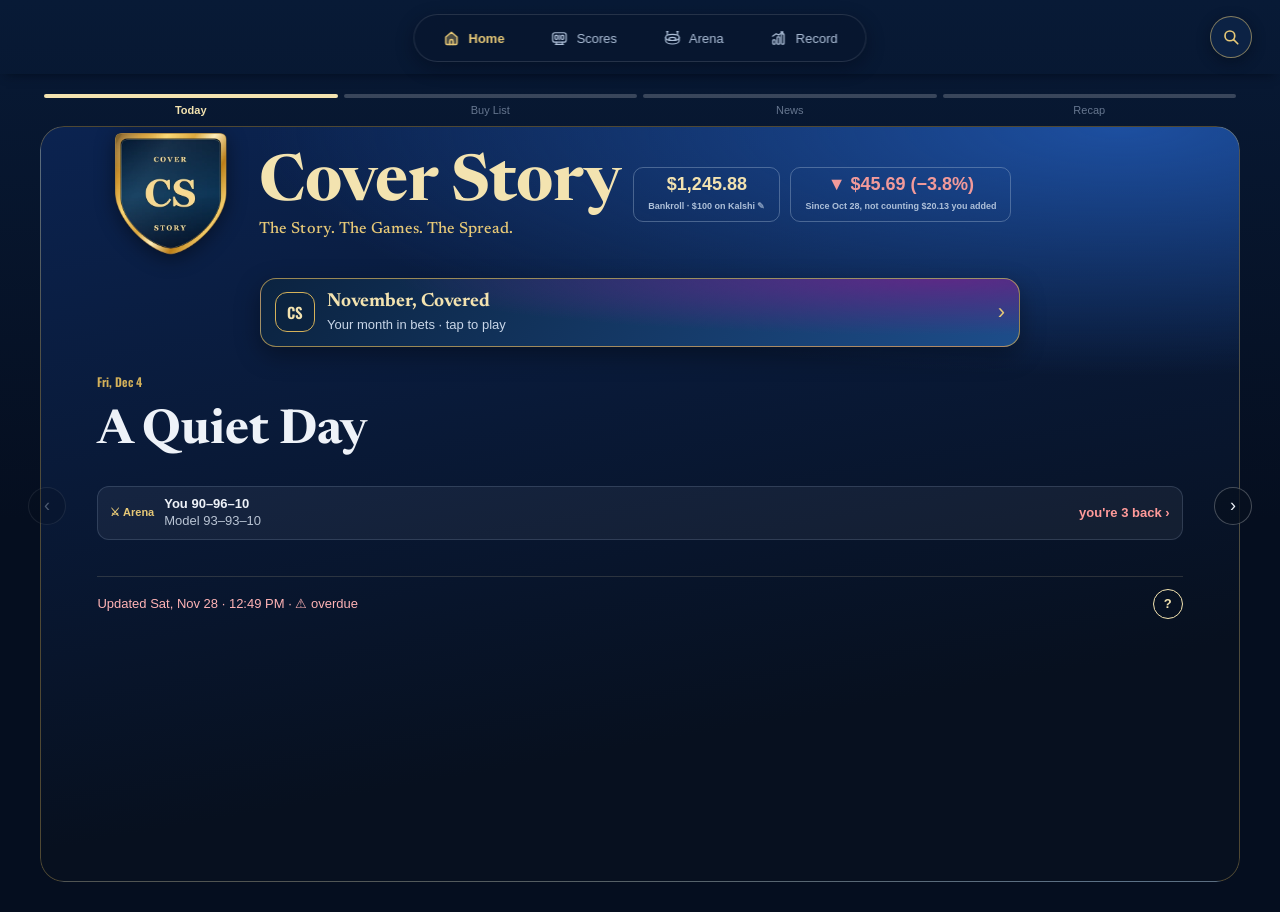
<file: index.html>
<!doctype html>
<html lang="en">
<head>
<meta charset="utf-8">
<meta name="viewport" content="width=device-width,initial-scale=1,viewport-fit=cover">
<title>Cover Story</title>
<meta name="description" content="Cover Story: sports news, scores and picks in one place. For entertainment only.">
<meta name="robots" content="noindex">
<meta name="theme-color" content="#050E1F">
<meta property="og:type" content="website">
<meta property="og:site_name" content="Cover Story">
<meta property="og:title" content="Cover Story">
<meta property="og:description" content="The Story. The Games. The Spread.">
<meta property="og:url" content="https://smubizman.github.io/cover-story-site/">
<meta property="og:image" content="https://smubizman.github.io/cover-story-site/og.png">
<meta property="og:image:width" content="1200">
<meta property="og:image:height" content="630">
<meta property="og:image:alt" content="Cover Story crest with the tagline The Story. The Games. The Spread.">
<meta name="twitter:card" content="summary_large_image">
<meta name="twitter:image" content="https://smubizman.github.io/cover-story-site/og.png">
<meta name="mobile-web-app-capable" content="yes">
<meta name="apple-mobile-web-app-capable" content="yes">
<meta name="apple-mobile-web-app-status-bar-style" content="black-translucent">
<meta name="apple-mobile-web-app-title" content="Cover Story">
<link rel="apple-touch-icon" href="icon-180.png?v=2">
<link rel="icon" type="image/png" href="icon-180.png?v=2">
<link rel="manifest" href="manifest.webmanifest">
<link rel="stylesheet" href="https://fonts.googleapis.com/css2?family=Oswald:wght@500;600&family=Work+Sans:wght@400;500;600;700&family=Special+Elite&family=Newsreader:opsz,wght@6..72,500;6..72,700&display=swap">
<style>:root{color-scheme:light;box-sizing:border-box;padding-top:env(safe-area-inset-top,0px);padding-bottom:env(safe-area-inset-bottom,0px)}html{scroll-padding-top:env(safe-area-inset-top,0px);background:#050E1F}body{margin:0;padding:0;font:14px -apple-system,BlinkMacSystemFont,sans-serif;background:#050E1F;color:#EEF2F8}img{max-width:100%}[hidden]:not([hidden=until-found i]){display:none!important}.boot{padding:48px 20px;text-align:center;font:500 15px -apple-system,BlinkMacSystemFont,sans-serif;color:#AEC0D9}</style>
<link rel="stylesheet" href="app.css?v=3d601d5d">
</head>
<body>
<main id="app" class="app"><p class="boot">Loading Cover Story…</p></main>
<nav id="tabs" class="tabs" role="tablist" aria-label="Sections"></nav>
<script>
window.CS_PUBLIC=true;
(function(){
  var app=document.getElementById("app");
  function fail(){app.innerHTML='<p class="boot">Cover Story could not load. Check your connection and try again.</p>'}
  function idb(mode,fn){return new Promise(function(res,rej){var o=indexedDB.open("cs-site",1);o.onupgradeneeded=function(){o.result.createObjectStore("k")};o.onerror=function(){rej(o.error)};o.onsuccess=function(){try{var tx=o.result.transaction("k",mode),rq=fn(tx.objectStore("k"));tx.oncomplete=function(){res(rq&&rq.result)};tx.onerror=function(){rej(tx.error)}}catch(e){rej(e)}}})}
  function b64(s){var b=atob(s),u=new Uint8Array(b.length);for(var i=0;i<b.length;i++)u[i]=b.charCodeAt(i);return u}
  window.CS_OPEN=async function(d){
    if(!d||!d.locked||!window.crypto||!crypto.subtle)return d;
    try{var key=await idb("readonly",function(s){return s.get("priv")});if(!key)return d;
      var L=d.locked,raw=await crypto.subtle.decrypt({name:"RSA-OAEP"},key,b64(L.wk)),k=await crypto.subtle.importKey("raw",raw,"AES-GCM",false,["decrypt"]),pt=await crypto.subtle.decrypt({name:"AES-GCM",iv:b64(L.iv)},k,b64(L.ct)),full=JSON.parse(new TextDecoder().decode(pt));
      full.mode="full";full.unlocked=true;full.built=d.built;return full}catch(e){return d}};
  window.CS_LOCK=function(){idb("readwrite",function(s){return s.delete("priv")}).then(function(){location.reload()},function(){location.reload()})};
  window.CS_UNLOCK=function(){
    var o=document.createElement("div");o.style.cssText="position:fixed;inset:0;z-index:999;background:rgba(3,10,22,.82);display:flex;align-items:center;justify-content:center;padding:20px";
    o.innerHTML='<form style="width:100%;max-width:340px;background:#0F2B50;border:1px solid rgba(240,218,152,.6);border-radius:16px;padding:20px;font:15px -apple-system,BlinkMacSystemFont,sans-serif;color:#EEF2F8"><b style="display:block;font-size:17px;margin-bottom:6px">Owner sign-in</b><p style="margin:0 0 14px;color:#AEC0D9;font-size:13px;line-height:1.45">Enter your passcode to see your bets and bankroll on this device.</p><input type="text" name="username" autocomplete="username" value="Cover Story owner" readonly style="position:absolute;opacity:0;height:0;width:0;border:0;padding:0"><input type="password" name="password" autocomplete="current-password" placeholder="Passcode" required style="width:100%;box-sizing:border-box;font-size:16px;padding:12px;border-radius:10px;border:1px solid rgba(159,179,207,.5);background:#081A36;color:#EEF2F8"><p class="e" style="min-height:18px;margin:8px 0;color:#F59B9B;font-size:13px"></p><div style="display:flex;gap:10px"><button type="button" class="c" style="flex:1;padding:12px;border-radius:10px;border:1px solid rgba(159,179,207,.5);background:none;color:#EEF2F8;font-size:15px">Cancel</button><button type="submit" style="flex:1;padding:12px;border-radius:10px;border:0;background:#F0DA98;color:#0B2340;font-weight:700;font-size:15px">Unlock</button></div></form>';
    document.body.appendChild(o);var f=o.querySelector("form"),err=o.querySelector(".e");o.querySelector(".c").onclick=function(){o.remove()};o.querySelector("input[type=password]").focus();
    f.onsubmit=async function(ev){ev.preventDefault();err.textContent="Checking…";try{
      var K=await (await fetch("keys.json?t="+Date.now(),{cache:"no-store"})).json(),enc=new TextEncoder(),base=await crypto.subtle.importKey("raw",enc.encode(f.password.value),"PBKDF2",false,["deriveKey"]),aes=await crypto.subtle.deriveKey({name:"PBKDF2",salt:b64(K.salt),iterations:K.iter,hash:"SHA-256"},base,{name:"AES-GCM",length:256},false,["decrypt"]),p8;
      try{p8=await crypto.subtle.decrypt({name:"AES-GCM",iv:b64(K.iv)},aes,b64(K.priv))}catch(e){err.textContent="That passcode is not right.";return}
      var priv=await crypto.subtle.importKey("pkcs8",p8,{name:"RSA-OAEP",hash:"SHA-256"},false,["decrypt"]);await idb("readwrite",function(s){return s.put(priv,"priv")});location.reload()
    }catch(e){err.textContent="Could not sign in. Check your connection and try again."}}};
  window.CS_VER="3d601d5d";
  /* pick up a new version of the site even when this page itself came from a cache */
  fetch("version.json?t="+Date.now(),{cache:"no-store"}).then(function(r){return r.json()}).then(function(j){try{var t=String(sessionStorage.getItem("cs-ver-try")||"").split("|");if(j&&j.v&&j.v!==window.CS_VER&&!(t[0]===j.v&&Date.now()-(+t[1]||0)<30000)){sessionStorage.setItem("cs-ver-try",j.v+"|"+Date.now());location.replace(location.pathname+"?v="+j.v+"&r="+Date.now())}}catch(e){}}).catch(function(){});
  fetch("data.json?t="+Date.now(),{cache:"no-store"}).then(function(r){if(!r.ok)throw 0;return r.json()}).then(function(d){return window.CS_OPEN(d)}).then(function(d){
    window.CS_SNAP=d;var s=document.createElement("script");s.src="app.js?v=3d601d5d";s.onerror=fail;document.body.appendChild(s)
  }).catch(fail);
})();
</script>
</body>
</html>
</file>
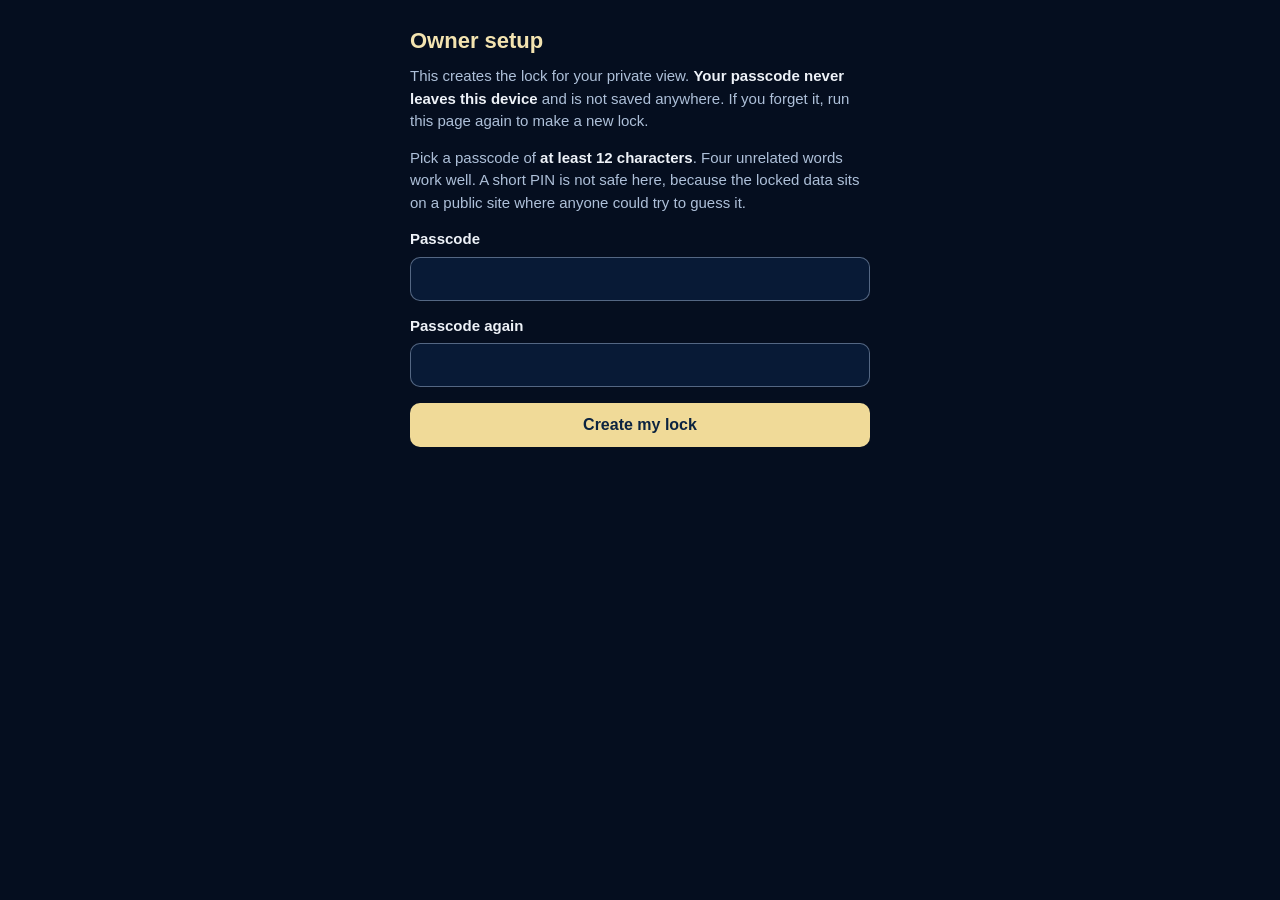
<file: setup.html>
<!doctype html>
<html lang="en"><head><meta charset="utf-8"><meta name="viewport" content="width=device-width,initial-scale=1"><meta name="robots" content="noindex">
<title>Cover Story owner setup</title>
<style>body{margin:0;background:#050E1F;color:#EEF2F8;font:15px/1.5 -apple-system,BlinkMacSystemFont,"Helvetica Neue",sans-serif;padding:24px 18px}main{max-width:460px;margin:0 auto}h1{font-size:22px;color:#F3E3B0;margin:0 0 8px}p{color:#AEC0D9;margin:0 0 14px}label{display:block;font-weight:600;margin:14px 0 6px}input,textarea{width:100%;box-sizing:border-box;font-size:16px;padding:12px;border-radius:10px;border:1px solid rgba(159,179,207,.5);background:#081A36;color:#EEF2F8}textarea{height:170px;font:12px/1.4 ui-monospace,Menlo,monospace}button{width:100%;margin-top:16px;padding:13px;border-radius:10px;border:0;background:#F0DA98;color:#0B2340;font-weight:700;font-size:16px}.e{color:#F59B9B;min-height:20px;margin-top:10px}#out{margin-top:22px}b{color:#EEF2F8}</style></head>
<body><main>
<h1>Owner setup</h1>
<p>This creates the lock for your private view. <b>Your passcode never leaves this device</b> and is not saved anywhere. If you forget it, run this page again to make a new lock.</p>
<p>Pick a passcode of <b>at least 12 characters</b>. Four unrelated words work well. A short PIN is not safe here, because the locked data sits on a public site where anyone could try to guess it.</p>
<form id="f"><input type="text" name="username" autocomplete="username" value="Cover Story owner" readonly style="position:absolute;opacity:0;height:0;width:0;border:0;padding:0">
<label for="p1">Passcode</label><input id="p1" type="password" autocomplete="new-password" minlength="12" required>
<label for="p2">Passcode again</label><input id="p2" type="password" autocomplete="new-password" minlength="12" required>
<button type="submit">Create my lock</button><p class="e" id="e"></p></form>
<div id="out" hidden><h1>Done. One more step</h1><p>Copy the text below and paste it to Claude in your chat. <b>It is safe to share:</b> it holds no passcode, and the private part can only be opened with your passcode.</p><textarea id="t" readonly></textarea><button type="button" id="c">Copy</button><p class="e" id="m" style="color:#7BD9A0"></p><p>This device is already signed in. On other devices, open the site and tap "Owner sign-in" at the bottom.</p></div>
</main>
<script>
function e64(buf){var u=new Uint8Array(buf),s="";for(var i=0;i<u.length;i++)s+=String.fromCharCode(u[i]);return btoa(s)}
function idb(fn){return new Promise(function(res,rej){var o=indexedDB.open("cs-site",1);o.onupgradeneeded=function(){o.result.createObjectStore("k")};o.onerror=function(){rej(o.error)};o.onsuccess=function(){var tx=o.result.transaction("k","readwrite");fn(tx.objectStore("k"));tx.oncomplete=function(){res()};tx.onerror=function(){rej(tx.error)}}})}
document.getElementById("f").onsubmit=async function(ev){ev.preventDefault();var E=document.getElementById("e"),a=document.getElementById("p1").value,b=document.getElementById("p2").value;
  if(a!==b){E.textContent="The two passcodes do not match.";return}if(a.length<12){E.textContent="Use at least 12 characters.";return}
  E.textContent="Working…";try{
    var kp=await crypto.subtle.generateKey({name:"RSA-OAEP",modulusLength:2048,publicExponent:new Uint8Array([1,0,1]),hash:"SHA-256"},true,["encrypt","decrypt"]);
    var spki=await crypto.subtle.exportKey("spki",kp.publicKey),p8=await crypto.subtle.exportKey("pkcs8",kp.privateKey);
    var salt=crypto.getRandomValues(new Uint8Array(16)),iv=crypto.getRandomValues(new Uint8Array(12)),iter=600000;
    var base=await crypto.subtle.importKey("raw",new TextEncoder().encode(a),"PBKDF2",false,["deriveKey"]);
    var aes=await crypto.subtle.deriveKey({name:"PBKDF2",salt:salt,iterations:iter,hash:"SHA-256"},base,{name:"AES-GCM",length:256},false,["encrypt"]);
    var priv=await crypto.subtle.encrypt({name:"AES-GCM",iv:iv},aes,p8);
    var out=JSON.stringify({v:1,pub:e64(spki),salt:e64(salt),iter:iter,iv:e64(iv),priv:e64(priv)});
    try{var nk=await crypto.subtle.importKey("pkcs8",p8,{name:"RSA-OAEP",hash:"SHA-256"},false,["decrypt"]);await idb(function(s){s.put(nk,"priv")})}catch(x){}
    document.getElementById("t").value=out;document.getElementById("f").hidden=true;document.getElementById("out").hidden=false;E.textContent="";
  }catch(x){E.textContent="Something went wrong creating the lock. Try again in Safari."}};
document.getElementById("c").onclick=function(){var t=document.getElementById("t"),m=document.getElementById("m");t.select();(navigator.clipboard?navigator.clipboard.writeText(t.value):Promise.reject()).then(function(){m.textContent="Copied."},function(){try{document.execCommand("copy");m.textContent="Copied."}catch(x){m.textContent="Press and hold the text to copy it."}})};
</script></body></html>
</file>
<file: app.css>
:root{--bg:#050E1F;--bg2:#081A36;--navy:#0B2340;--panel:#12325A;--panel2:#0A1F3D;--surf:rgba(255,255,255,.06);--line:rgba(159,179,207,.24);--fg:#EEF2F8;--mut:#9FB3CF;--soft:#C9D6E8;--gold:#D4B15A;--gold2:#E6C877;--goldl:#F0DA98;--cream:#F3E3B0;--goldgrad:linear-gradient(90deg,#C9A64E,#F0DA98 50%,#C9A64E);--win:#3E8E55;--loss:#B03A3A;--push:#5D6F8A;--up:#7FD79B;--dn:#F08A8A;--rad:#C98B5E;--radbg:linear-gradient(165deg,#3A2030,#1A1630);--disp:"Oswald","Arial Narrow",sans-serif;--body:"Work Sans",system-ui,-apple-system,sans-serif;color-scheme:dark}
*{box-sizing:border-box}
html{background:var(--bg)}
body{margin:0;background:linear-gradient(var(--bg2),var(--bg) 520px) fixed;color:var(--fg);font:14px/1.4 var(--body);-webkit-font-smoothing:antialiased;padding-block:14px calc(84px + env(safe-area-inset-bottom,0px));padding-left:max(16px,env(safe-area-inset-left,0px));padding-right:max(16px,env(safe-area-inset-right,0px))}
button{font:inherit;color:inherit;background:none;border:0;padding:0;cursor:pointer;-webkit-tap-highlight-color:transparent}
button:focus-visible,[tabindex]:focus-visible,select:focus-visible{outline:2px solid var(--goldl);outline-offset:2px}
.lbl{font:600 10px/1.2 var(--disp);letter-spacing:.14em;text-transform:uppercase;color:var(--mut)}
.app{max-width:1180px;margin:0 auto;border:1.5px solid rgba(212,177,90,.4);border-radius:22px;background:linear-gradient(180deg,#0F2B50,#0A1F3D 60%);overflow:hidden;position:relative}
.app>section{padding:10px 12px}
/* tab bar */
.tabs{position:fixed;left:0;right:0;bottom:0;z-index:50;display:flex;justify-content:space-around;gap:4px;background:linear-gradient(#12325A,#081B38);border-top:1px solid rgba(212,177,90,.55);box-shadow:0 -6px 18px rgba(2,8,20,.55);padding:6px max(10px,env(safe-area-inset-right,0px)) calc(6px + env(safe-area-inset-bottom,0px)) max(10px,env(safe-area-inset-left,0px))}
.tabs button{flex:1;display:flex;flex-direction:column;align-items:center;gap:3px;padding:8px 4px 7px;border-radius:14px;border:1.5px solid transparent;color:var(--mut);font:600 11px/1 var(--disp);letter-spacing:.14em;text-transform:uppercase}
.tabs button svg{width:22px;height:22px;fill:none;stroke:currentColor;stroke-width:1.6;stroke-linecap:round;stroke-linejoin:round}
.tabs button[aria-selected=true]{color:var(--gold2);border-color:var(--gold)}
/* header */
.hdr{display:flex;align-items:center;gap:12px;padding:8px 12px 8px 98px!important;position:relative;min-height:74px}
.hdr .crest{position:absolute;left:14px;top:-8px;width:74px;height:auto;filter:drop-shadow(0 4px 10px rgba(0,0,0,.45))}
.hdr .tx{flex:1;min-width:0}
.hdr .wm{font:600 clamp(16px,5vw,20px)/1.1 var(--disp);letter-spacing:.09em;color:var(--cream);white-space:nowrap}
.hdr .tg{font:500 9px/1.3 var(--disp);letter-spacing:.42em;text-transform:uppercase;color:var(--gold);white-space:nowrap;margin-top:3px}
.hdr .chips{display:none}
.q{flex:none;width:26px;height:26px;border-radius:50%;border:1.5px solid var(--gold);color:var(--cream);font:600 13px/1 var(--disp)}
.app.padtop{margin-top:14px;overflow:visible}
/* board */
.board{display:flex;gap:8px;align-items:stretch;border-top:1px solid var(--line)}
.tile{flex:1 1 0;min-width:0;background:var(--surf);border-radius:10px;padding:6px 9px;display:flex;flex-direction:column;gap:4px;text-align:left}
.tile.gd{box-shadow:inset 3px 0 0 var(--gold)}
.tile .lf{display:flex;flex-wrap:wrap;align-items:center;column-gap:6px;cursor:pointer}
.tile .lf .lbl{flex:0 0 100%;font-size:8.5px;white-space:nowrap}
.tile.gd .lf .lbl{color:var(--gold2)}
.tile .rec{font:600 22px/1.1 var(--disp);color:#fff}
.tile.gd .rec{color:var(--cream)}
.tile .sub{flex:1;min-width:0;font-size:9.5px;line-height:1.15;color:var(--mut)}
.tile .sub.pc{display:none}
.tile .lr{border-top:1px solid var(--line);padding-top:4px;cursor:pointer}
.tile .lr .lbl{display:none}
.rr{display:none;align-items:center;gap:5px;margin:0;padding:1px 0;min-width:0}
.rr.on{display:flex}
.rr i{flex:none;width:15px;height:15px;border-radius:50%;font:600 9px/15px var(--disp);font-style:normal;text-align:center;color:#fff}
.W{background:var(--win)}.L{background:var(--loss)}.P{background:var(--push)}
.rr u{flex:1 1 auto;min-width:0;text-decoration:none;font-weight:600;font-size:11.5px;white-space:nowrap;overflow:hidden;text-overflow:ellipsis}
.rr s{display:none;text-decoration:none;color:var(--mut);font-size:12px;white-space:nowrap;overflow:hidden;text-overflow:ellipsis}
.rr em{flex:none;margin-left:auto;font:600 11.5px/1 var(--disp);font-style:normal;color:var(--mut)}
.rr em.up{color:var(--up)}.rr em.dn{color:var(--dn)}
.rr em::after{content:" ›";color:var(--mut);font-weight:400}
.board .vs{display:none}
/* ticker */
.tick{border-top:1px solid rgba(212,177,90,.25);border-bottom:1px solid rgba(212,177,90,.25);background:rgba(5,14,31,.35);padding:8px 12px!important;cursor:pointer;touch-action:pan-y}
.tick .top{display:flex;align-items:center;gap:12px}
.tick .top .lbl{white-space:nowrap}
.tick .sg{flex:1;display:flex;gap:4px}
.tick .sg button{flex:1;height:3px;box-sizing:content-box;padding:11px 0;margin:-11px 0;background:rgba(159,179,207,.3);background-clip:content-box;border-radius:2px}
.tick .sg button.on{background:#fff;background-clip:content-box}
.tick .bd{display:flex;align-items:center;gap:8px;margin-top:6px;min-height:24px;min-width:0}
.tick .bd svg{flex:none;width:20px;height:auto}
.tick .bd b{font:600 15px/1.2 var(--disp);letter-spacing:.02em;white-space:nowrap}
.tick .bd .tm{color:#fff}
.tick .bd .hl{flex:1;min-width:0;font:500 14px/1.25 var(--body);white-space:nowrap;overflow:hidden;text-overflow:ellipsis}
.tick .bd .pk{margin-left:auto;font:500 13px/1 var(--body);font-style:normal;color:var(--soft);white-space:nowrap}
.tick .bd .pk.buy{color:var(--gold2)}
.tick .fn{display:none}
/* buy list */
.buy{display:block}
.buy .hd{display:none}
.seg{display:flex;gap:4px;background:rgba(7,20,40,.6);border:1px solid var(--line);border-radius:999px;padding:3px;margin:6px 4px 10px}
.seg button{flex:1;text-align:center;font:600 12px/1 var(--disp);letter-spacing:.12em;text-transform:uppercase;padding:9px 0;border-radius:999px;color:var(--mut)}
.seg button[aria-pressed=true]{background:var(--goldl);color:var(--navy)}
.seg button:disabled{opacity:.45;cursor:default}
.cols{display:block}
.deck{position:relative;display:grid;touch-action:pan-y;margin:0 6px}
.card{grid-area:1/1;border-radius:14px;overflow:hidden;background:linear-gradient(165deg,#12335B,#0A1F3D);border:2.5px solid var(--gold);box-shadow:0 6px 18px rgba(3,12,26,.45);transition:transform .28s ease,opacity .28s ease;min-width:0}
.card.rad{background:var(--radbg);border:2.5px dashed var(--rad)}
.card[aria-hidden=true]{pointer-events:none}
.card .band{background:var(--goldgrad);color:var(--navy);text-align:center;font:600 11px/1.3 var(--disp);letter-spacing:.14em;text-transform:uppercase;padding:7px 10px}
.card.rad .band{background:var(--rad);color:#1A1630}
.row{padding:10px 12px 4px}
.row .lg{text-align:center;font-size:12px;color:var(--mut);margin-bottom:7px}
.row .m{display:grid;grid-template-columns:minmax(0,1fr) auto minmax(0,1fr);align-items:center}
.row .t{display:flex;flex-direction:column;align-items:center;gap:3px;min-width:0}
.row .t svg{width:42px;height:auto}
.row .t span{font-weight:600;font-size:13px;text-align:center}
.row .c{text-align:center;min-width:96px}
.row .c b{display:block;font:600 22px/1.15 var(--disp)}
.row .c em{font-style:normal;font-size:12px;color:var(--mut)}
.bts{display:flex;gap:8px;margin:11px 0}
.bt{flex:1;min-height:48px;border:1px solid rgba(159,179,207,.4);border-radius:10px;display:flex;flex-direction:column;align-items:center;justify-content:center;gap:2px;cursor:default}
.bt b{font:600 15px/1.1 var(--disp);letter-spacing:.03em}
.bt small{font:600 9.5px/1 var(--disp);letter-spacing:.14em;text-transform:uppercase;color:var(--gold2)}
.bt.on{border-color:var(--gold);background:rgba(212,177,90,.16);cursor:pointer}
.card.rad .bt.on{border-color:var(--rad);background:rgba(201,139,94,.16);cursor:default}
.card.rad .bt small{color:#E0AE86}
.fx{display:flex;border-top:1px solid rgba(159,179,207,.25);padding-top:8px}
.fx>*{flex:1;text-align:center;min-width:0}
.fx b{display:block;font:600 15px/1.2 var(--disp)}
.fx small{font:600 9px/1.2 var(--disp);letter-spacing:.14em;text-transform:uppercase;color:var(--mut)}
.fold{display:block;width:100%;text-align:center;color:var(--soft);font-size:12px;padding:12px 0 10px}
.card.rad .fold{color:#C9B8C4}
.foldbox{margin:0 12px 12px;padding:10px 12px;border-radius:10px;background:rgba(255,255,255,.05);border:1px solid var(--line);font-size:13px;line-height:1.45}
.card.rad .foldbox{background:rgba(201,139,94,.12);border-color:rgba(201,139,94,.4)}
.foldbox small{display:block;margin-top:6px;font-size:11.5px;color:var(--mut)}
.foldbox .kv{display:flex;justify-content:space-between;gap:10px;padding:4px 0;border-bottom:1px solid rgba(159,179,207,.18);font-size:12.5px}
.foldbox .kv:last-of-type{border-bottom:0}
.foldbox .kv span{font:600 9.5px/1.6 var(--disp);letter-spacing:.14em;text-transform:uppercase;color:var(--mut)}
.foldbox .kv b{font-weight:600;text-align:right}
.res{padding:14px 12px;text-align:center}
.res .big{font:600 26px/1.1 var(--disp)}
.res .big.W{background:none;color:var(--up)}.res .big.L{background:none;color:var(--dn)}
.dots{display:flex;justify-content:center;align-items:center;gap:7px;padding:10px 0 2px}
.dots button{width:7px;height:7px;border-radius:50%;background:rgba(159,179,207,.45);border:6px solid transparent;margin:-6px;box-sizing:content-box;background-clip:content-box}
.dots button[aria-current=true]{width:18px;border-radius:10px;background:var(--gold2);background-clip:content-box}
.dots button.rad[aria-current=true]{background:var(--rad);background-clip:content-box}
.nav{display:none}
.upd{text-align:center;color:var(--mut);font-size:12px;padding:8px 0 2px}
.side{display:none}
.empty{grid-area:1/1;text-align:center;padding:26px 16px;border:1.5px dashed var(--line);border-radius:14px;color:var(--soft)}
/* footer */
.foot{border-top:1px solid var(--line);text-align:center;font-size:10.5px;line-height:1.35;color:var(--mut);padding:7px 14px!important}
/* wire rows (side panel on computer; full Wire tab comes in stage 2) */
.wrow{display:grid;grid-template-columns:minmax(0,1fr) minmax(128px,auto) minmax(0,1fr);align-items:center;width:100%;padding:8px 6px;border-bottom:1px solid rgba(159,179,207,.18);text-align:center}
.wrow .t{display:flex;flex-direction:column;align-items:center;gap:2px;min-width:0}
.wrow .t svg{width:34px;height:auto}
.wrow .t span{font-weight:600;font-size:13px;white-space:nowrap;overflow:hidden;text-overflow:ellipsis;max-width:100%}
.wrow .t span i{font-style:normal;font-weight:400;color:var(--mut);font-size:11px;margin-right:4px}
.wrow .mid b{display:block;font:600 20px/1.1 var(--disp)}
.wrow .mid em{display:block;font-style:normal;font-size:12px;color:var(--soft);white-space:nowrap}
.wrow .mid small{display:block;font-size:11px;color:var(--mut);white-space:nowrap}
.wrow.buy{border:1.5px solid var(--gold);border-radius:12px;background:linear-gradient(180deg,rgba(212,177,90,.2),rgba(212,177,90,.06));margin:8px 0;padding-top:0;overflow:hidden}
.wrow.rad{border:1.5px dashed var(--rad);border-radius:12px;background:linear-gradient(180deg,rgba(201,139,94,.16),rgba(201,139,94,.04));margin:8px 0;padding-top:0;overflow:hidden}
.wrow .tag{grid-column:1/-1;margin:0 -6px 8px;padding:5px;font:600 10.5px/1.2 var(--disp);letter-spacing:.16em;text-transform:uppercase}
.wrow.buy .tag{background:var(--goldgrad);color:var(--navy)}.wrow.rad .tag{background:var(--rad);color:#1A1630}
.wrow.buy .mid em{color:var(--gold2)}
.wday{text-align:center;font:600 13px/1 var(--disp);letter-spacing:.16em;text-transform:uppercase;padding:14px 0 6px}
/* sheets */
.ov{position:fixed;inset:0;z-index:100;background:rgba(3,9,20,.62);display:flex;align-items:flex-end;justify-content:center}
.sheet{width:100%;max-width:560px;max-height:86vh;overflow:auto;background:linear-gradient(180deg,#12325A,#0A1F3D);border:1.5px solid rgba(159,179,207,.35);border-bottom:0;border-radius:18px 18px 0 0;padding:18px 18px calc(22px + env(safe-area-inset-bottom,0px))}
.sheet.gold{border-color:var(--gold)}
.sheet h3{margin:0 0 4px;font:600 20px/1.2 var(--disp);letter-spacing:.06em;text-transform:uppercase;color:var(--cream);padding-right:40px}
.sheet .x{position:absolute;right:-6px;top:-8px;width:32px;height:32px;border-radius:50%;border:1.5px solid rgba(159,179,207,.5);font-size:18px;line-height:1}
.sheet .in{position:relative}
.sheet h4{margin:16px 0 6px;font:600 10.5px/1.2 var(--disp);letter-spacing:.16em;text-transform:uppercase;color:var(--gold2)}
.sheet p{margin:0 0 8px;font-size:14px;line-height:1.5}
.sheet .kv{display:flex;justify-content:space-between;gap:14px;padding:7px 0;border-bottom:1px solid rgba(159,179,207,.2);font-size:14px}
.sheet .kv span{font:600 10.5px/1.6 var(--disp);letter-spacing:.14em;text-transform:uppercase;color:var(--mut);flex:none}
.sheet .kv b{font-weight:600;text-align:right}
.btnrow{display:flex;gap:10px;margin-top:16px}
.btn{flex:1;min-height:44px;border-radius:10px;border:1.5px solid rgba(159,179,207,.5);font:600 13px/1 var(--disp);letter-spacing:.14em;text-transform:uppercase;text-align:center;padding:0 14px}
.btn.go{background:var(--goldgrad);border-color:transparent;color:var(--navy)}
.step{display:flex;align-items:center;justify-content:center;gap:22px;margin:14px 0}
.step button{width:44px;height:44px;border-radius:50%;border:1.5px solid rgba(159,179,207,.5);font-size:22px}
.step b{font:600 30px/1 var(--disp);min-width:96px;text-align:center}
.step b small{display:block;font:600 9.5px/1.4 var(--disp);letter-spacing:.14em;color:var(--mut);margin-top:4px}
.three{display:flex;text-align:center;margin:8px 0}
.three div{flex:1}.three b{display:block;font:600 20px/1.2 var(--disp)}.three small{font:600 9.5px/1 var(--disp);letter-spacing:.14em;text-transform:uppercase;color:var(--mut)}
.warn{color:#F4A877}
.soon{text-align:center;padding:60px 20px;color:var(--soft)}
.soon b{display:block;font:600 22px/1.2 var(--disp);letter-spacing:.1em;text-transform:uppercase;color:var(--cream);margin-bottom:8px}
/* wire tab */
.wire{padding-top:14px!important}
.wh{display:flex;flex-wrap:wrap;align-items:center;gap:10px 10px;margin-bottom:6px}
.wh h2{margin:0;font:600 17px/1 var(--disp);letter-spacing:.16em;text-transform:uppercase;color:var(--cream)}
.wb{display:flex;gap:8px;margin-left:auto}
.pill{font:600 11px/1 var(--disp);letter-spacing:.12em;text-transform:uppercase;border:1px solid rgba(159,179,207,.45);border-radius:999px;padding:9px 12px;color:var(--soft);white-space:nowrap}
.pill.go{background:var(--goldgrad);border-color:transparent;color:var(--navy)}
.wt{flex:0 0 100%;display:flex;gap:5px;align-items:center}
.wt button{flex:none;font:600 11px/1 var(--disp);letter-spacing:.12em;text-transform:uppercase;border:1px solid rgba(159,179,207,.4);border-radius:999px;padding:10px 10px;color:var(--soft);white-space:nowrap}
.wt button[aria-pressed=true]{background:var(--goldgrad);border-color:transparent;color:var(--navy)}
.dd{-webkit-appearance:none;appearance:none;margin-left:auto;font:600 11px/1 var(--disp);letter-spacing:.12em;text-transform:uppercase;color:var(--soft);background:transparent url("data:image/svg+xml,%3Csvg xmlns='http://www.w3.org/2000/svg' viewBox='0 0 10 6'%3E%3Cpath d='M1 1l4 4 4-4' fill='none' stroke='%23C9D6E8' stroke-width='1.6'/%3E%3C/svg%3E") no-repeat right 8px center/9px 6px;border:1px solid rgba(159,179,207,.4);border-radius:999px;padding:0 22px 0 10px;height:33px;max-width:84px;text-overflow:ellipsis;cursor:pointer}
.dd.on{border-color:var(--gold);color:var(--goldl)}
.dd option{color:#0B2340;background:#fff}
.wl{display:block}
button.wrow{cursor:pointer;color:inherit;font:inherit}
.wrow .t.lo{opacity:.62}
.wrow .mid em.w{color:var(--up)}.wrow .mid em.l{color:var(--dn)}
.wrow .favl{grid-column:1/-1;font-size:12px;color:var(--mut);margin-bottom:5px}
.wrow .favl u{text-decoration:none;font:600 10.5px/1 var(--disp);letter-spacing:.14em;text-transform:uppercase;color:var(--gold2);margin-right:4px}
.nrow{display:block;width:100%;text-align:left;padding:11px 2px;border-bottom:1px solid rgba(159,179,207,.18)}
.nrow .nt{display:flex;align-items:center;gap:10px;font-size:12px;color:var(--mut);margin-bottom:5px}
.nrow .sp{font:600 10.5px/1 var(--disp);letter-spacing:.12em;background:rgba(255,255,255,.12);color:#D5DEEA;border-radius:4px;padding:4px 7px}
.nrow .ts{margin-left:auto;font:600 9.5px/1 var(--disp);letter-spacing:.14em;text-transform:uppercase;border:1px solid rgba(159,179,207,.5);border-radius:999px;padding:4px 8px;color:var(--soft)}
.nrow .nb{display:flex;align-items:center;gap:12px}
.nrow .nh{flex:1;min-width:0;font-weight:600;font-size:15.5px;line-height:1.3;display:-webkit-box;-webkit-line-clamp:2;-webkit-box-orient:vertical;overflow:hidden}
.nrow .ng{flex:none;display:flex;align-items:center;gap:5px;color:var(--mut)}
.nrow .ng svg{width:26px;height:auto}.nrow .ng i{font-style:normal;font-size:11px}
/* my teams */
.sheet.wide{max-width:720px}
.chips{display:flex;flex-wrap:wrap;gap:6px;margin:8px 0 12px}
.chip{border:1px solid var(--gold);border-radius:999px;padding:6px 10px;font-weight:600;font-size:13px}
.chip small{font:600 9.5px/1 var(--disp);letter-spacing:.12em;color:var(--gold2)}
.tsp{display:flex;gap:6px;overflow-x:auto;scrollbar-width:none;margin-bottom:10px}
.tsp button{flex:none;font:600 11px/1 var(--disp);letter-spacing:.12em;border:1px solid rgba(159,179,207,.4);border-radius:999px;padding:9px 12px;color:var(--soft)}
.tsp button[aria-pressed=true]{background:var(--goldgrad);border-color:transparent;color:var(--navy)}
.tq{width:100%;font:inherit;font-size:16px;color:var(--fg);background:rgba(255,255,255,.07);border:1px solid rgba(159,179,207,.4);border-radius:10px;padding:10px 12px;margin-bottom:10px}
.tq::placeholder{color:var(--mut)}
.tgrid{display:grid;grid-template-columns:repeat(auto-fill,minmax(150px,1fr));gap:8px}
.tm{display:flex;align-items:center;gap:8px;text-align:left;border:1px solid var(--line);background:var(--surf);border-radius:10px;padding:8px 10px;min-width:0}
.tm svg{flex:none;width:28px;height:auto}.tm span{flex:1;min-width:0;font-weight:600;font-size:13px;line-height:1.2}
.tm i{font-style:normal;color:#7F93B3}
.tm.on{border-color:var(--gold);background:rgba(212,177,90,.18)}.tm.on i{color:var(--gold2)}
@media (min-width:900px){
body{padding-block:78px 30px}
.wh{flex-wrap:nowrap}.wh h2{font-size:20px}.wt{flex:0 1 auto;order:1}.wb{order:2}
.dd{max-width:150px;width:142px;margin-left:6px}
.wl.up,.wl.fin{display:grid;grid-template-columns:repeat(auto-fill,minmax(300px,1fr));column-gap:22px}
.wl .wday{grid-column:1/-1}
.wl.news{display:grid;grid-template-columns:1fr 1fr;column-gap:30px}
.tgrid{grid-template-columns:repeat(auto-fill,minmax(200px,1fr))}
.tabs{top:14px;bottom:auto;left:50%;right:auto;transform:translateX(-50%);border:1.5px solid rgba(212,177,90,.5);border-radius:999px;padding:5px 8px;box-shadow:0 6px 18px rgba(2,8,20,.5);gap:6px}
.tabs button{flex:none;flex-direction:row;gap:8px;padding:9px 20px;border-radius:999px;font-size:13px}
.tabs button svg{width:18px;height:18px}
.app>section{padding:12px 22px}
.hdr{padding:10px 22px 10px 150px!important;min-height:84px}
.hdr .crest{left:22px;top:-10px;width:112px}
.hdr .wm{font-size:34px}.hdr .tg{font-size:12px}
.hdr .chips{display:flex;gap:10px}
.hdr .chips span{border:1px solid rgba(159,179,207,.4);border-radius:10px;padding:7px 14px;text-align:center}
.hdr .chips b{display:block;font:600 18px/1.1 var(--disp);color:var(--cream)}
.hdr .chips .g b{color:var(--up)}
.hdr .chips i{font:600 9px/1.4 var(--disp);font-style:normal;letter-spacing:.14em;text-transform:uppercase;color:var(--mut)}
.board{gap:14px;align-items:center}
.board .vs{display:block;font:600 14px/1 var(--disp);letter-spacing:.2em;color:#6F84A6}
.tile{flex-direction:row;align-items:center;gap:22px;padding:14px 20px;border-radius:12px}
.tile .lf{flex:none;display:block}
.tile .lf .lbl{font-size:10px;display:block;margin-bottom:2px}
.tile .rec{display:block;font-size:40px}
.tile .sub{display:block;font-size:12px}.tile .sub.ph{display:none}.tile .sub.pc{display:block}
.tile.gd .sub{display:block}
.tile .lr{flex:1;min-width:0;border-top:0;border-left:1px solid var(--line);padding:0 0 0 18px;cursor:default}
.tile .lr .lbl{display:block;margin-bottom:5px}
.rr{display:flex;gap:8px;padding:3px 0}
.rr i{width:18px;height:18px;line-height:18px;font-size:10px}
.rr u{flex:0 1 auto;font-size:13px}.rr s{display:block;flex:1 1 0;min-width:0}
.rr em{font-size:13px}.rr em::after{content:none}
.tick .bd b{font-size:17px}.tick .ab{display:none}.tick .fn{display:inline;font-style:normal}
.buy .hd{display:flex;align-items:center;gap:14px;margin:4px 0 12px}
.buy .hd h2{margin:0;font:600 22px/1 var(--disp);letter-spacing:.14em;text-transform:uppercase;color:var(--cream)}
.buy .hd .n{color:var(--mut);font-size:13px}
.buy .hd .seg{margin:0 0 0 auto;width:min(440px,46%)}
.buy>.seg{display:none}
.cols{display:flex;gap:26px;align-items:flex-start}
.cols .left{flex:0 0 44%;min-width:0}
.deck{margin:0}
.card{transform-origin:50% 100%}
.card .band{font-size:12px;padding:9px 10px;letter-spacing:.1em}
.card.buy{min-height:468px}
.row{padding:22px 22px 6px}
.row .lg{font-size:14px;margin-bottom:16px}
.row .t svg{width:76px}.row .t span{font-size:17px}
.row .c b{font-size:40px}.row .c em{font-size:14px}
.bts{margin:22px 0;gap:12px}.bt{min-height:74px;border-radius:12px}.bt b{font-size:22px}.bt small{font-size:11px}
.fx{padding-top:16px}.fx b{font-size:22px}.fx small{font-size:10.5px}
.fold{font-size:14px;padding:22px 0 14px}
.foldbox{margin:0 22px 18px;font-size:14px}
.dots{display:none}
.nav{display:flex;align-items:center;justify-content:center;gap:18px;padding:14px 0 2px}
.nav button{width:34px;height:34px;border-radius:50%;border:1.5px solid rgba(159,179,207,.45);font-size:18px;line-height:1}
.nav span{font:600 12px/1 var(--disp);letter-spacing:.16em;color:var(--soft)}
.upd{text-align:left}
.side{display:block;flex:1;min-width:0;background:rgba(255,255,255,.055);border-radius:14px;padding:12px 16px}
.side .shd{display:flex;align-items:center;gap:10px;margin-bottom:6px}
.side .shd h3{margin:0;font:600 15px/1 var(--disp);letter-spacing:.16em;text-transform:uppercase;color:var(--cream)}
.side .shd button{margin-left:auto;font:600 11px/1 var(--disp);letter-spacing:.12em;text-transform:uppercase;border:1px solid rgba(159,179,207,.4);border-radius:999px;padding:7px 12px;color:var(--soft)}
.side .list{max-height:430px;overflow:auto}
.ov{align-items:center}.sheet{border-bottom:1.5px solid rgba(159,179,207,.35);border-radius:18px}.sheet.gold{border-color:var(--gold)}
}
@media (prefers-reduced-motion:reduce){.card{transition:none}}

@media (max-width:899px){
.wt{gap:4px;min-width:0;max-width:100%}
.wt button{flex:1 1 auto;padding:10px 4px;letter-spacing:.06em;font-size:10.5px;min-width:0}
.dd{flex:1 1 64px;min-width:64px;width:64px;max-width:none;margin-left:0;letter-spacing:.06em;font-size:10.5px;padding:0 18px 0 8px;background-position:right 6px center}
}
.wl .wrow .t span,.side .wrow .t span{white-space:normal;overflow:visible;text-overflow:clip;overflow-wrap:break-word;line-height:1.15;text-align:center}
@media (max-width:420px){.wl .wrow .t span,.side .wrow .t span{font-size:12px;letter-spacing:-.01em}}
.wday{position:sticky;top:env(safe-area-inset-top,0px);z-index:3;display:flex;align-items:center;justify-content:space-between;gap:10px;text-align:left;margin:14px 0 4px;padding:9px 12px;border-radius:8px;background:#1B3F6E;border-left:4px solid var(--cream);box-shadow:0 4px 10px rgba(3,10,24,.35)}
.wday:first-child{margin-top:6px}
.wday b{font:700 15px/1 var(--disp);letter-spacing:.14em;color:#fff}
.wday span{font:500 11px/1 var(--disp);letter-spacing:.12em;color:var(--soft);white-space:nowrap}
@media (min-width:900px){.wday{top:72px}}
main.app{overflow:clip}

/* arena */
.toast{position:fixed;left:50%;top:calc(10px + env(safe-area-inset-top,0px));transform:translateX(-50%);z-index:80;width:max-content;max-width:min(92vw,440px);background:#12325A;border:1.5px solid var(--gold);border-radius:12px;padding:10px 14px;box-shadow:0 10px 30px rgba(0,0,0,.5);display:flex;flex-direction:column;gap:3px;animation:tin .22s ease-out}
.toast b{font:600 13px/1.2 var(--disp);letter-spacing:.1em;text-transform:uppercase;color:var(--cream)}
.toast span{font-size:13px;color:var(--soft)}
@keyframes tin{from{opacity:0;transform:translate(-50%,-10px)}}
@media (prefers-reduced-motion:reduce){.toast{animation:none}}
.h2h{display:flex;align-items:stretch;gap:8px;margin:8px 0 6px}
.h2h>em{align-self:center;font:600 11px/1 var(--disp);letter-spacing:.14em;color:var(--mut);font-style:normal;text-transform:uppercase}
.h2h .sd{flex:1;min-width:0;display:flex;flex-direction:column;align-items:center;gap:4px;border:1px solid var(--line);background:var(--surf);border-radius:12px;padding:10px 8px;text-align:center}
.h2h .sd.you{border-color:rgba(212,177,90,.6)}
.h2h .sd>i{font:600 10.5px/1 var(--disp);letter-spacing:.16em;text-transform:uppercase;font-style:normal;color:var(--soft)}
.h2h .sd>b{font:600 28px/1 var(--disp);white-space:nowrap}
.h2h .sd>small{font-size:11.5px;color:var(--mut)}
.l5{display:flex;gap:4px}
.l5 i{width:19px;height:19px;border-radius:50%;display:grid;place-items:center;font:600 10px/1 var(--disp);font-style:normal;color:#fff;background:var(--push)}
.l5 i.w{background:var(--win)}.l5 i.l{background:var(--loss)}.l5 i.e{background:none;border:1px dashed rgba(159,179,207,.45)}
.asub{font-size:12px;color:var(--mut);margin:4px 2px;line-height:1.45}
.asub b{color:var(--fg)}
.asub.prev{color:var(--gold2)}
.anote{font-size:13px;color:var(--soft);line-height:1.5;margin:10px 2px}
.anote b{color:var(--fg)}
.arow{padding:8px 4px 10px;border-bottom:1px solid rgba(159,179,207,.18)}
.arow .top{display:grid;grid-template-columns:minmax(0,1fr) minmax(112px,auto) minmax(0,1fr);align-items:center;text-align:center}
.arow .t{display:flex;flex-direction:column;align-items:center;gap:2px;min-width:0}
.arow .t svg{width:34px;height:auto}
.arow .t span{font-weight:600;font-size:13px;line-height:1.15;overflow-wrap:break-word;max-width:100%}
.arow .t span i{font-style:normal;font-weight:400;color:var(--mut);font-size:11px;margin-right:4px}
.arow .t.lo{opacity:.62}
.arow .mid b{display:block;font:600 20px/1.1 var(--disp)}
.arow .mid em{display:block;font-style:normal;font-size:12px;color:var(--soft)}
.arow.on .mid em{color:var(--gold2)}
.arow .mid small{display:block;font-size:11px;color:var(--mut)}
.opts{display:grid;grid-template-columns:1fr 1fr;gap:8px;margin-top:8px}
.opts button{min-height:44px;border:1.5px solid rgba(159,179,207,.45);border-radius:10px;background:var(--surf);display:flex;flex-direction:column;align-items:center;justify-content:center;gap:3px;padding:6px 4px}
.opts button b{font:600 15px/1 var(--disp);letter-spacing:.06em}
.opts button small{font:500 9.5px/1 var(--disp);letter-spacing:.16em;text-transform:uppercase;color:var(--mut)}
.opts button[aria-pressed=true]{background:var(--goldgrad);border-color:transparent;color:var(--navy)}
.opts button[aria-pressed=true] small{color:#3A4A66}
.opts button:disabled{opacity:.45;cursor:default}
.opts button[aria-pressed=true]:disabled{opacity:1}
.ax{display:flex;gap:8px;margin-top:8px}
.ax button{flex:1;min-width:0;min-height:36px;border:1px solid rgba(159,179,207,.35);border-radius:999px;font-size:12px;font-weight:600;color:var(--soft);padding:0 10px;white-space:nowrap;overflow:hidden;text-overflow:ellipsis}
.ax .st.on{border-color:var(--gold);color:var(--gold2)}
.whyc{display:flex;flex-wrap:wrap;gap:6px;margin-top:8px}
.whyc button{border:1px solid rgba(159,179,207,.4);border-radius:999px;padding:8px 11px;font-size:12px;font-weight:600;color:var(--soft)}
.whyc button[aria-pressed=true]{background:var(--goldgrad);border-color:transparent;color:var(--navy)}
.whyc small{flex:0 0 100%;font-size:11px;color:var(--mut)}
.arow.done{border-left:3px solid transparent;padding-left:8px}
.arow.done.w{border-left-color:var(--win)}.arow.done.l{border-left-color:var(--loss)}.arow.done.p{border-left-color:var(--push)}
.rs{display:grid;grid-template-columns:1fr 1fr;gap:8px;margin-top:8px}
.rs span{display:flex;flex-direction:column;align-items:center;gap:2px;border:1px solid var(--line);border-radius:10px;padding:6px 4px;text-align:center}
.rs i{font:600 9.5px/1 var(--disp);letter-spacing:.16em;text-transform:uppercase;font-style:normal;color:var(--mut)}
.rs b{font:600 14px/1.1 var(--disp);letter-spacing:.04em}
.rs em{font-style:normal;font-size:11.5px;color:var(--soft)}
.rs .w em{color:var(--up)}.rs .l em{color:var(--dn)}
.rs .w{border-color:rgba(127,215,155,.45)}.rs .l{border-color:rgba(240,138,138,.4)}
.rn{font-size:11.5px;color:var(--mut);text-align:center;margin:6px 0 0}
.gut{display:flex;flex-direction:column;gap:10px;margin:8px 2px}
.gr{display:grid;grid-template-columns:minmax(92px,1fr) 2fr minmax(96px,auto);align-items:center;gap:10px}
.gr .k{font-weight:600;font-size:13px}
.gr .bar{position:relative;height:10px;border-radius:999px;background:rgba(255,255,255,.1)}
.gr .bar>span{position:absolute;inset:0 auto 0 0;border-radius:999px}
.gr .bar>i{position:absolute;left:52.4%;top:-3px;bottom:-3px;width:2px;background:var(--cream)}
.gr .r{text-align:right}.gr .r b{display:block;font:600 15px/1 var(--disp)}.gr .r small{font-size:10.5px;color:var(--mut)}
.sv{display:grid;grid-template-columns:1fr 1fr;gap:8px;margin:8px 0}
.sv>div{border:1px solid var(--line);background:var(--surf);border-radius:12px;padding:10px;text-align:center}
.sv i{display:block;font:600 10.5px/1 var(--disp);letter-spacing:.16em;text-transform:uppercase;font-style:normal;color:var(--soft);margin-bottom:6px}
.sv em{font-style:normal;font-weight:600;font-size:13px;display:inline-flex;align-items:center;gap:3px}
.sv em.out{color:var(--dn)}
.life{width:16px;height:16px}
.hist{display:flex;flex-wrap:wrap;justify-content:center;gap:5px;margin:8px 0 0;font-size:11.5px;color:var(--mut)}
.hist span.w{color:var(--up)}.hist span.l{color:var(--dn)}
@media (max-width:899px){.arena .wt button{letter-spacing:.04em;padding:10px 3px}}
@media (min-width:900px){
.h2h .sd{flex-direction:row;justify-content:center;gap:14px;padding:12px 16px}
.h2h .sd>b{font-size:32px}
.h2h .sd>small{white-space:nowrap}
.wl.ar.open,.wl.ar.done,.wl.ar.surv{display:grid;grid-template-columns:repeat(auto-fill,minmax(300px,1fr));column-gap:22px;align-items:start}
.wl.ar>.anote,.wl.ar>.sv,.wl.ar>.soon{grid-column:1/-1}
.wl.ar.gut{max-width:760px}
.sv{max-width:760px}
}
.h2h .sd>i{white-space:nowrap}
.rs span{flex-direction:row;flex-wrap:wrap;justify-content:center;align-items:baseline;gap:2px 7px;padding:7px 4px}
.rs em{font-size:11px}
.arow.done{padding-top:6px;padding-bottom:8px}
.arow.done .rs{margin-top:6px}
.more{display:block;width:100%;grid-column:1/-1;margin:12px 0 4px;min-height:44px;border:1px solid rgba(159,179,207,.4);border-radius:10px;font:600 12px/1 var(--disp);letter-spacing:.14em;text-transform:uppercase;color:var(--soft)}
.rs em{flex:0 0 100%}
.how{grid-column:1/-1;margin:8px 2px 4px;font-size:13px;color:var(--soft)}
.how summary{cursor:pointer;font:600 12px/1 var(--disp);letter-spacing:.14em;text-transform:uppercase;color:var(--cream);padding:8px 0;list-style:none}
.how summary::-webkit-details-marker{display:none}
.how summary::after{content:" ⓘ";color:var(--mut)}
.how p{margin:2px 0 6px;line-height:1.5}
body::before{content:"";position:fixed;inset:0 0 auto 0;height:env(safe-area-inset-top,0px);z-index:40;background:var(--bg2)}
@media (min-width:900px){body::before{height:74px;background:linear-gradient(var(--bg2),var(--bg) 520px) fixed;box-shadow:0 6px 10px -6px rgba(2,8,20,.7)}}
.side .list .wday{top:0;margin-top:10px}.side .list .wday:first-child{margin-top:0}

/* record */
.rec h4{margin:16px 0 8px;font:600 12px/1 var(--disp);letter-spacing:.18em;text-transform:uppercase;color:var(--soft);text-align:center}
.rec h4 .ph{color:var(--mut)}
.bank{position:relative;text-align:center;padding:6px 0 4px}
.bank>i{display:block;font:600 11px/1 var(--disp);letter-spacing:.18em;text-transform:uppercase;font-style:normal;color:var(--soft)}
.bank>b{display:block;font:600 44px/1.1 var(--disp);color:var(--cream)}
.bank>.pill{position:absolute;right:0;top:0;text-transform:none;letter-spacing:.02em;font:600 12px/1 var(--body);padding:8px 11px}
.bank>p{margin:2px 0 0;font-size:13.5px}.bank>p.up{color:var(--up)}.bank>p.dn{color:var(--dn)}
.rings{display:grid;grid-template-columns:repeat(3,1fr);gap:6px;max-width:560px;margin:0 auto}
.ring{position:relative;display:flex;flex-direction:column;align-items:center;text-align:center}
.ring svg{width:74px;height:74px}
.ring>b{position:absolute;top:0;height:74px;display:grid;place-items:center;font:600 18px/1 var(--disp)}
.ring>i{margin-top:6px;font:600 10px/1.2 var(--disp);letter-spacing:.14em;text-transform:uppercase;font-style:normal;color:var(--soft)}
.ring>em{font:600 12px/1.3 var(--disp);letter-spacing:.08em;font-style:normal;color:var(--gold2);text-transform:uppercase}
.verd{text-align:center;color:var(--soft);font-size:13.5px;margin:12px 8px 0}
.rr2{display:flex;align-items:center;gap:12px;padding:9px 2px;border-bottom:1px solid rgba(159,179,207,.18)}
.rr2>i{flex:none;width:24px;height:24px;border-radius:50%;display:grid;place-items:center;font:600 12px/1 var(--disp);font-style:normal;color:#fff;background:var(--push)}
.rr2>i.W{background:var(--win)}.rr2>i.L{background:var(--loss)}
.rr2>div{flex:1;min-width:0}.rr2 b{display:block;font-weight:600;font-size:14.5px}.rr2 small{display:block;font-size:12px;color:var(--mut)}
.rr2>em{font-style:normal;font-weight:600;font-size:14px;white-space:nowrap}.rr2>em.w,.mm em.w,.mh em.w{color:var(--up)}.rr2>em.l,.mm em.l,.mh em.l{color:var(--dn)}
.lnk{display:block;margin:8px auto 0;font-size:12.5px;font-weight:600;color:var(--soft);padding:8px 12px}
.three{display:grid;grid-template-columns:repeat(3,1fr);width:100%;padding:8px 0;border-bottom:1px solid rgba(159,179,207,.18);text-align:center}
.three b{display:block;font:600 17px/1.2 var(--disp)}.three i{font:600 9.5px/1 var(--disp);letter-spacing:.14em;text-transform:uppercase;font-style:normal;color:var(--mut)}
.three:disabled{cursor:default;color:inherit}
.mm{display:flex;align-items:center;gap:12px;width:100%;padding:8px 2px;border-bottom:1px solid rgba(159,179,207,.18);text-align:left}
.mm>u{text-decoration:none;color:var(--mut);font-weight:600;width:14px}
.mm svg{flex:none;width:30px;height:auto}.mm span{flex:1;min-width:0}.mm b{display:block;font-weight:600;font-size:14.5px}.mm small{font-size:12px;color:var(--mut)}
.mm em{font-style:normal;font-weight:600;font-size:14px}
.trow{display:grid;grid-template-columns:repeat(5,1fr);gap:4px;width:100%;padding:4px 0 10px;border-bottom:1px solid rgba(159,179,207,.18)}
.tro{display:flex;flex-direction:column;align-items:center;gap:5px;opacity:.38;text-align:center}
.tro.on{opacity:1}
.tro i{width:36px;height:36px;border-radius:50%;border:1.5px solid rgba(159,179,207,.5);display:grid;place-items:center;font-style:normal;font-size:17px}
.tro.on i{border-color:var(--gold)}
.tro small{font-size:11.5px;line-height:1.15;color:var(--soft)}
.more2{display:grid;grid-template-columns:1fr 1fr;column-gap:16px}
.more2 button{display:flex;align-items:center;gap:8px;text-align:left;padding:11px 0;border-bottom:1px solid rgba(159,179,207,.18);min-width:0}
.more2 span{flex:1;min-width:0}.more2 b{display:block;font-weight:600;font-size:14px}.more2 small{display:block;font-size:12px;color:var(--mut);line-height:1.3}
.more2 u{text-decoration:none;color:var(--soft);font-size:18px}
.lr3 .lrx{display:none}.lr3 .lrx.on{display:block}
.rec.sub .wh{flex-wrap:nowrap;gap:12px;margin-bottom:10px}
.rec.sub .wh h2{font-size:16px}
.rec.sub>.wt,.rec .wt{flex-wrap:wrap;justify-content:center;margin:0 0 8px}
.rec .wt.scroll{flex-wrap:nowrap;overflow-x:auto;justify-content:flex-start;scrollbar-width:none}
.rec .wt button{flex:none;padding:10px 12px}
.ib{display:inline-grid;place-items:center;width:20px;height:20px;border-radius:50%;border:1px solid rgba(159,179,207,.55);font:italic 600 11px/1 Georgia,serif;color:var(--soft);vertical-align:middle;position:relative}
.ib::after{content:"";position:absolute;inset:-10px}
.tls{display:grid;grid-template-columns:repeat(3,1fr);gap:8px;margin:10px 0}
.tls.two{grid-template-columns:1fr 1fr}
.tl{border:1px solid var(--line);background:var(--surf);border-radius:12px;padding:10px 6px;text-align:center;min-width:0}
.tl i{display:block;font:600 9.5px/1.2 var(--disp);letter-spacing:.12em;text-transform:uppercase;font-style:normal;color:var(--soft)}
.tl b{display:block;font:600 17px/1.25 var(--disp);margin:3px 0 1px}
.tl small{display:block;font-size:11px;color:var(--mut);line-height:1.25}
.spark{display:block;width:100%;max-width:560px;height:auto;margin:0 auto}
.cap{display:flex;justify-content:space-between;gap:8px;max-width:560px;margin:2px auto 0;font-size:11.5px;color:var(--mut)}
.cap1{font-size:12.5px;color:var(--mut);line-height:1.45;margin:6px 2px;text-align:center}
.chn{display:flex;flex-wrap:wrap;justify-content:center;gap:5px;margin:8px 0}
.chn button{width:26px;height:26px;border-radius:6px;font:600 12px/1 var(--disp);color:#fff;background:var(--push)}
.chn button.W{background:var(--win)}.chn button.L{background:var(--loss)}
.hot{display:grid;grid-template-columns:repeat(4,1fr);gap:6px}
.hot span{border:1px solid var(--line);border-radius:10px;padding:8px 4px;text-align:center;opacity:.55}
.hot span.on{opacity:1;border-color:var(--gold)}
.hot b{display:block;font:600 13px/1.2 var(--disp);letter-spacing:.06em}.hot small{font-size:10.5px;color:var(--mut);line-height:1.2;display:block}
.book>div{display:grid;grid-template-columns:1fr 54px 54px;align-items:center;gap:6px;padding:9px 2px;border-bottom:1px solid rgba(159,179,207,.18)}
.book .bh{font:600 10px/1 var(--disp);letter-spacing:.14em;text-transform:uppercase;color:var(--mut)}
.book span:nth-child(n+2){text-align:center;font:600 16px/1 var(--disp)}
.book .bh span:nth-child(n+2){font-size:10px}
.book b{font-weight:600;font-size:14px}.book small{display:block;font-size:12px;color:var(--mut)}
.book>div>span:last-child:not(:empty){white-space:nowrap}
.tgrid2{display:grid;grid-template-columns:repeat(3,1fr);gap:8px}
.tb{display:flex;flex-direction:column;align-items:center;gap:4px;border:1px solid var(--line);background:var(--surf);border-radius:12px;padding:10px 4px;text-align:center;opacity:.5;min-width:0}
.tb.on{opacity:1;border-color:var(--gold)}
.tb i{font-style:normal;font-size:22px}.tb b{font-weight:600;font-size:12.5px;line-height:1.15}.tb small{font-size:10.5px;color:var(--mut);line-height:1.2}
.rkl>div{display:flex;align-items:center;gap:12px;padding:8px 2px;border-bottom:1px solid rgba(159,179,207,.18)}
.rkl u{text-decoration:none;width:18px;text-align:right;font:600 15px/1 var(--disp);color:var(--soft)}
.rkl svg{flex:none;width:30px;height:auto}.rkl span{flex:1;min-width:0}.rkl b{display:block;font-weight:600;font-size:14.5px}.rkl small{font-size:12px;color:var(--mut)}
.rkl em{font-style:normal;font:600 14px/1 var(--disp);color:var(--soft)}
.bys{display:flex;flex-wrap:wrap;justify-content:center;gap:6px}
.bys span{border:1px solid var(--line);border-radius:999px;padding:6px 11px;font-size:12.5px}
.bys i{font:600 10.5px/1 var(--disp);letter-spacing:.1em;text-transform:uppercase;font-style:normal;color:var(--mut);margin-right:6px}
.bys b{font-weight:600}
.mh{display:grid;grid-template-columns:minmax(120px,1.3fr) 1fr 54px;align-items:center;gap:10px;padding:9px 2px;border-bottom:1px solid rgba(159,179,207,.18)}
.mh b{font-weight:600;font-size:13.5px}.mh small{display:block;font-size:11.5px;color:var(--mut)}
.mh .bar{position:relative;height:10px;border-radius:999px;background:rgba(255,255,255,.1)}
.mh .bar>span{position:absolute;inset:0 auto 0 0;border-radius:999px}
.mh .bar>i{position:absolute;top:-3px;bottom:-3px;width:2px;background:var(--cream)}
.mh em{font-style:normal;font:600 15px/1 var(--disp);text-align:right}
/* run-written and ported blocks */
.legacy{font-size:13.5px;color:var(--soft);line-height:1.5}
.legacy [data-tip]{cursor:pointer}
.legacy svg{display:none}
.legacy .rcbug{display:flex;gap:8px;align-items:stretch;margin:8px 0}
.legacy .rs-track{display:flex;gap:6px;flex:1;overflow-x:auto;scrollbar-width:none}
.legacy .rg,.legacy .rs{flex:none;min-width:68px;border:1px solid var(--line);background:var(--surf);border-radius:10px;padding:8px 6px;text-align:center;display:flex;flex-direction:column;gap:3px}
.legacy .rg{border-color:var(--gold)}
.legacy .rg small,.legacy .rs small{font:600 9.5px/1.2 var(--disp);letter-spacing:.1em;text-transform:uppercase;color:var(--mut)}
.legacy .rg b,.legacy .rs b{font:600 18px/1 var(--disp);color:var(--fg)}
.legacy .rc-line{margin:8px 2px}
.legacy .reel-head{margin:14px 0 6px;text-align:center}
.legacy .reel-head .rt,.legacy .reel-head b{display:block;font:600 12px/1 var(--disp);letter-spacing:.18em;text-transform:uppercase;color:var(--soft)}
.legacy .reel-head .rn,.legacy .reel-head small{display:block;font-size:11.5px;color:var(--mut);margin-top:4px}
.legacy .form-row{display:grid;grid-template-columns:118px 1fr auto;align-items:center;gap:8px;padding:7px 2px;border-bottom:1px solid rgba(159,179,207,.18)}
.legacy .form-who{font-weight:600;font-size:13px;color:var(--fg)}
.legacy .form{display:flex;flex-wrap:wrap;gap:3px}
.legacy .sq{width:19px;height:19px;border-radius:4px;display:grid;place-items:center;font:600 10px/1 var(--disp);color:#fff;background:var(--push)}
.legacy .sq.w{background:var(--win)}.legacy .sq.l{background:var(--loss)}.legacy .sq.e{background:none;border:1px dashed rgba(159,179,207,.3)}
.legacy .form-sum{font:600 14px/1 var(--disp);color:var(--fg)}
.legacy details{border-bottom:1px solid rgba(159,179,207,.18)}
.legacy summary{cursor:pointer;padding:11px 2px;font-weight:600;font-size:14px;color:var(--fg);list-style:none;display:flex;justify-content:space-between;gap:10px}
.legacy summary::-webkit-details-marker{display:none}
.legacy summary::after{content:"▾";color:var(--mut)}
.legacy details[open]>summary::after{content:"▴"}
.legacy p{margin:0 2px 12px}
.legacy dt{font-weight:600;color:var(--fg);margin-top:10px}.legacy dd{margin:2px 0 0}
.legacy .ex-card{border:1px solid var(--line);background:var(--surf);border-radius:12px;padding:12px;margin-bottom:8px}
.legacy .ex-card details{border:0}.legacy .ex-card summary{padding:8px 0 4px;font-size:12.5px;color:var(--soft)}
.legacy .ex-hd{display:flex;justify-content:space-between;align-items:center;gap:8px}
.legacy .ex-hd b{font-weight:600;font-size:15px;color:var(--fg)}
.legacy .ex-st{font:600 10px/1 var(--disp);letter-spacing:.12em;text-transform:uppercase;border-radius:999px;padding:5px 9px;border:1px solid var(--line);white-space:nowrap}
.legacy .ex-st.on{border-color:rgba(127,215,155,.6);color:var(--up)}
.legacy .ex-sub{margin-top:4px}
.legacy .ex-prog{margin-top:6px;font-size:11.5px;color:var(--mut)}
.legacy .ex-bar{display:none}
.legacy .ex-rule{font-size:12.5px;padding-bottom:4px}
.legacy .v90-chips{display:flex;flex-wrap:wrap;gap:6px;margin-top:8px}
.legacy .v90-chips span{border:1px solid var(--line);border-radius:999px;padding:5px 10px;font-size:12px}
.legacy .v90-chips b{color:var(--gold2)}
.legacy table{width:100%;border-collapse:collapse}
.legacy tr{display:block;border-bottom:1px solid rgba(159,179,207,.18);padding:8px 0}
.legacy tr.why-row{padding-top:0}
.legacy td{display:block;padding:1px 0;font-size:13px}
.legacy td[data-label]::before{content:attr(data-label) ": ";font:600 10px/1 var(--disp);letter-spacing:.1em;text-transform:uppercase;color:var(--mut)}
.legacy td.game{color:var(--fg);font-weight:600}
.legacy .chips,.legacy .rank-badge{display:none}
.legacy .game-time,.legacy .pick-meta,.legacy .why-text{display:block;font-weight:400;color:var(--mut)}
.legacy .checks{display:flex;flex-wrap:wrap;gap:5px;margin:4px 0}
.legacy .chk{border:1px solid var(--line);border-radius:999px;padding:3px 9px;font-size:11.5px}
.legacy .chk.pass{border-color:rgba(127,215,155,.5)}.legacy .chk.fail{border-color:rgba(240,138,138,.5)}
@media (min-width:900px){
.rec.sub,.rec{max-width:none}
.rec.sub>*{max-width:820px;margin-left:auto;margin-right:auto}
.rec.sub>.wh{max-width:none}
.rec.sub.pg-all>.wl{max-width:none}
.bank>b{font-size:52px}
.bank>.pill{right:90px}
.rcols{display:grid;grid-template-columns:1fr 1fr;gap:0 40px;max-width:900px;margin:0 auto}
.lr3 .lrx{display:block}
.rec h4 .ph{display:none}
.more2{max-width:900px;margin:0 auto;column-gap:40px}
.tgrid2{grid-template-columns:repeat(4,1fr)}
.rec.sub.pg-all .wl{display:grid;grid-template-columns:repeat(auto-fill,minmax(300px,1fr));column-gap:22px}
}
.legacy .form{display:block}
.legacy .form-sq{display:flex;flex-wrap:wrap;gap:3px}
.legacy .form-row{grid-template-columns:104px 1fr auto}
.rr2>div{text-align:left}
.qa{border-bottom:1px solid rgba(159,179,207,.18);font-size:13.5px;color:var(--soft)}
.qa summary{cursor:pointer;list-style:none;padding:11px 22px 11px 2px;font-weight:600;color:var(--fg);position:relative;line-height:1.35}
.qa summary::-webkit-details-marker{display:none}
.qa summary::after{content:"▾";position:absolute;right:2px;top:11px;color:var(--mut)}
.qa[open] summary::after{content:"▴"}
.qa summary i{font:600 10px/1 var(--disp);letter-spacing:.12em;text-transform:uppercase;font-style:normal;color:var(--gold2);margin-right:8px}
.qa p{margin:0 2px 10px;line-height:1.5}
.tl b{overflow-wrap:break-word}
.cap{font-size:11px}
@media (max-width:899px){.tl b{font-size:15px}}
.book.pat>div{grid-template-columns:minmax(0,1fr) auto}.book.pat span:nth-child(2){font-size:14px;white-space:nowrap}
@media (max-width:899px){
.side{display:block;margin-top:12px;background:rgba(255,255,255,.055);border-radius:14px;padding:10px 10px 4px}
.side .shd{display:flex;align-items:center;gap:10px;margin-bottom:6px}
.side .shd h3{margin:0;font:600 14px/1 var(--disp);letter-spacing:.16em;text-transform:uppercase;color:var(--cream)}
.side .shd button{margin-left:auto;font:600 11px/1 var(--disp);letter-spacing:.12em;text-transform:uppercase;border:1px solid rgba(159,179,207,.4);border-radius:999px;padding:9px 12px;color:var(--soft)}
.side .list{max-height:none;overflow:visible}
.side .list .wday{position:static}
.side .list .wrow:last-child{border-bottom:0}
}
.upd .od{color:var(--dn);font-weight:600}
.upd small{display:block;margin-top:4px;font-size:11.5px;color:var(--mut);line-height:1.35}
.alert{margin:10px 0;border:1px solid rgba(240,138,138,.6);background:rgba(176,58,58,.18);border-radius:10px;padding:10px 12px;font-size:13px;text-align:center}
.brag{border:1.5px solid var(--gold);border-radius:14px;padding:14px;margin-top:26px;background:linear-gradient(180deg,#12325A,#0A1F3D)}
.brag .bb{display:flex;flex-direction:column;align-items:center;gap:2px;text-align:center}
.brag .bb svg{width:46px;height:auto}
.brag .bb b{font:600 17px/1.2 var(--disp);letter-spacing:.16em;text-transform:uppercase;color:var(--cream)}
.brag .bb small{font-size:12px;color:var(--mut)}
.brag .bn{text-align:center;margin:10px 0 4px}
.brag .bn i{display:block;font:600 10px/1 var(--disp);letter-spacing:.16em;text-transform:uppercase;font-style:normal;color:var(--soft)}
.brag .bn b{display:block;font:600 38px/1.15 var(--disp);color:var(--cream)}
.brag .bn small{font-size:12px;color:var(--mut)}
.chn button:disabled{cursor:default}
.hdr .asof{margin-top:5px;font-size:11.5px;color:var(--soft);white-space:nowrap}
.hdr .asof.od{color:var(--dn);font-weight:600}
@media (min-width:900px){.hdr .asof{font-size:12.5px}}
.tick.multi{cursor:default}
.tick.multi .top{margin-bottom:6px}
.tick .cells{display:grid;gap:0}
.tick .cell{display:block;text-align:left;padding:2px 18px;min-width:0;border-left:1px solid rgba(159,179,207,.22)}
.tick .cell:first-child{border-left:0;padding-left:0}
.tick .cell .lbl{display:block;white-space:nowrap;overflow:hidden;text-overflow:ellipsis}
.tick .cell .bd{margin-top:4px}
.tick .cell .bd b{font-size:16px}
.tick .cell .pk{margin-left:auto}
.tick .cell .ct{display:flex;align-items:baseline;gap:10px;min-width:0}
.tick .cell .ct .lbl{flex:1;min-width:0}
.tick .cell .ct .pk{flex:none;font:500 12.5px/1 var(--body);font-style:normal;color:var(--soft);white-space:nowrap}
.tick .cell .ct .pk.buy{color:var(--gold2)}
.tick .cell .bd b{min-width:0;overflow:hidden;text-overflow:ellipsis}
.tick .cell .bd b.tm{flex:none;overflow:visible}
.tick .cell .ct{align-items:center;min-height:14px}
.hstrip{display:flex;gap:8px;overflow-x:auto;overscroll-behavior-x:contain;scroll-snap-type:x proximity;-webkit-overflow-scrolling:touch;scrollbar-width:none;margin:0 -10px;padding:2px 10px 8px;scroll-padding-left:10px}
.hstrip::-webkit-scrollbar{display:none}
.hc{flex:0 0 172px;scroll-snap-align:start;display:flex;flex-direction:column;align-items:center;gap:4px;text-align:center;border:1px solid var(--line);background:rgba(255,255,255,.05);border-radius:12px;padding:9px 8px 10px;min-width:0;overflow:hidden}
.hc .d{font:600 9.5px/1.2 var(--disp);letter-spacing:.12em;text-transform:uppercase;color:var(--soft);white-space:nowrap;overflow:hidden;text-overflow:ellipsis;max-width:100%}
.hc .r{display:flex;align-items:center;justify-content:center;gap:8px}
.hc .r svg{width:30px;height:auto}
.hc .r b{font:600 17px/1 var(--disp);white-space:nowrap}
.hc .n{font-weight:600;font-size:12px;line-height:1.2;max-width:100%;display:-webkit-box;-webkit-line-clamp:2;-webkit-box-orient:vertical;overflow:hidden;min-height:29px}
.hc em{font-style:normal;font-size:11.5px;color:var(--soft);white-space:nowrap;overflow:hidden;text-overflow:ellipsis;max-width:100%}
.hc .tag{align-self:stretch;margin:-9px -8px 2px;padding:4px;font:600 9.5px/1.2 var(--disp);letter-spacing:.14em;text-transform:uppercase}
.hc.buy{border-color:var(--gold)}.hc.buy .tag{background:var(--goldgrad);color:var(--navy)}.hc.buy em{color:var(--gold2)}
.hc.rad{border:1px dashed var(--rad)}.hc.rad .tag{background:var(--rad);color:#2A1408}
.hc .n{min-height:0}.hc em{margin-top:auto}.hstrip{align-items:stretch}
.upd small{margin-top:0}
.wday b+i{font:500 12px/1 var(--disp);letter-spacing:.12em;text-transform:uppercase;font-style:normal;color:var(--soft);margin-right:auto;white-space:nowrap}
.wday{justify-content:flex-start}.wday span{margin-left:auto}

/* my own picks */
:root{--me:#F3E3B0;--me2:#F7ECC9;--megrad:linear-gradient(#F3E3B0,#F3E3B0)}
.card.me{background:linear-gradient(165deg,#0F3F45,#0A1F3D);border-color:var(--me)}
.card.me .band{background:var(--megrad);color:#0B2340}
.card.me .bt.on{border-color:var(--me);background:rgba(243,227,176,.16);cursor:default}
.card.me .bt small{color:var(--me2)}
.card.me .foldbox{background:rgba(243,227,176,.1);border-color:rgba(243,227,176,.4)}
.stamp{display:inline-block;margin-top:6px;transform:rotate(-7deg);border:3px double var(--me);border-radius:8px;color:var(--me);padding:5px 9px 4px;font:400 13px/1.05 "Special Elite",var(--disp);letter-spacing:.08em;text-transform:uppercase;text-align:center;background:rgba(6,38,42,.55);white-space:nowrap}
.stamp small{display:block;font-size:9px;letter-spacing:.16em;margin-top:2px}
.dots button.me[aria-current="true"]{background:var(--me)}
.wrow.me{border:1.5px solid var(--me);border-radius:12px;background:linear-gradient(180deg,rgba(243,227,176,.18),rgba(243,227,176,.04));margin:8px 0;padding-top:0;overflow:hidden}
.wrow.me .tag{background:var(--megrad);color:#0B2340}
.wrow .mine{display:block;font-size:12px;color:var(--me2);font-weight:600;white-space:nowrap}
.hc.me{border-color:var(--me)}
.hc.me .tag{background:var(--megrad);color:#0B2340}
.hc.me em{color:var(--me2)}
.pk.me{color:var(--me2)}
.vs{display:grid;grid-template-columns:1fr 1fr;gap:10px;margin:0 0 14px}
.vs span{display:flex;flex-direction:column;align-items:center;gap:2px;border:1px solid var(--line);border-radius:12px;padding:10px 8px;background:rgba(255,255,255,.04);text-align:center}
.vs span.me{border-color:var(--me);background:rgba(243,227,176,.08)}
.vs i{font:600 10.5px/1.2 var(--disp);font-style:normal;letter-spacing:.14em;text-transform:uppercase;color:var(--soft)}
.vs .me i{color:var(--me2)}
.vs b{font:600 24px/1.1 var(--disp)}
.vs small{font-size:11.5px;color:var(--mut)}
.wrow.rad .mine,.hc.rad em{color:#FFD9BF}
.hc .pay{font-style:normal;font:600 10.5px/1.2 var(--disp);letter-spacing:.1em;text-transform:uppercase;color:var(--soft);white-space:nowrap}
.hc.me .pay{color:var(--me2)}.hc.buy .pay{color:var(--gold2)}.hc.rad .pay{color:#FFD9BF}
/* arena rows that match a Home card */
.arow.buy,.arow.rad,.arow.me{border-radius:12px;margin:8px 0;padding:0 8px 10px;overflow:hidden}
.arow.buy{border:1.5px solid var(--gold);background:linear-gradient(180deg,rgba(212,177,90,.2),rgba(212,177,90,.06))}
.arow.rad{border:1.5px dashed var(--rad);background:linear-gradient(180deg,rgba(201,139,94,.16),rgba(201,139,94,.04))}
.arow.me{border:1.5px solid var(--me);background:linear-gradient(180deg,rgba(243,227,176,.18),rgba(243,227,176,.04))}
.arow .tag{margin:0 -8px 8px;padding:5px;text-align:center;font:600 10.5px/1.2 var(--disp);letter-spacing:.16em;text-transform:uppercase}
.arow.buy .tag{background:var(--goldgrad);color:var(--navy)}
.arow.rad .tag{background:var(--rad);color:#1A1630}
.arow.me .tag{background:var(--megrad);color:#0B2340}
/* model-pick look: silver (approved Nov 12) */
.card.model{border-color:#B9C7DC;box-shadow:0 6px 18px rgba(3,12,26,.45)}
.card.model .band{background:linear-gradient(90deg,#9FB3CF,#E3EAF4 50%,#9FB3CF);color:var(--navy)}
.wrow.model,.arow.model{border-color:#B9C7DC;background:linear-gradient(180deg,rgba(185,199,220,.16),rgba(185,199,220,.04))}
.wrow.model .tag,.arow.model .tag,.hc.model .tag{background:linear-gradient(90deg,#9FB3CF,#E3EAF4 50%,#9FB3CF);color:var(--navy)}
.hc.model{border-color:#B9C7DC}
/* confidence meter: segmented line on pick cards and game rows (approved Nov 12) */
.bt .btx{display:flex;flex-direction:column;align-items:center;gap:2px;min-width:0}
.bt.hascf{gap:5px;padding:5px 6px}
.cf{display:flex;align-items:center;gap:6px;color:var(--gold2)}
.cf svg{width:67px;height:3.5px;display:block;fill:currentColor}
.cf i{font:600 8.5px/1 var(--disp);letter-spacing:.12em;text-transform:uppercase;font-style:normal}
.card.model .cf{color:#D5DEEC}.card.rad .cf{color:#E0AE86}.card.me .cf{color:var(--me2)}
.cbars{display:inline-block;width:30px;height:3px;vertical-align:middle;margin:-2px 0 0 3px;fill:currentColor}
@media(min-width:900px){.cbars{width:42px}}
@media(min-width:900px){.cf svg{width:96px;height:5px}.cf i{font-size:10.5px}.bt.hascf{gap:8px}.cf{gap:9px}}
/* phone ticker: a game spreads evenly across the full width */
.tick .bd.wide .tm{margin:0 auto}
/* ---- Apple Sports pass (approved Nov 12) ---- */
/* 1 live cover tracker */
.card.live .band::before{content:"";display:inline-block;width:7px;height:7px;border-radius:50%;background:#B03A3A;margin-right:7px;vertical-align:1px;animation:lpulse 1.8s infinite}
@keyframes lpulse{0%{box-shadow:0 0 0 0 rgba(176,58,58,.6)}70%{box-shadow:0 0 0 7px rgba(176,58,58,0)}100%{box-shadow:0 0 0 0 rgba(176,58,58,0)}}
.trk{display:flex;flex-direction:column;gap:6px;margin-top:10px}
.trk .say{font:600 16px/1.2 var(--disp);letter-spacing:.03em;text-align:center}
.trk .say.ok{color:var(--up)}.trk .say.no{color:var(--dn)}.trk .say.mid{color:var(--gold2)}
.tbar{position:relative;height:6px;border-radius:3px;background:rgba(159,179,207,.22)}
.tbar i{position:absolute;top:0;bottom:0;border-radius:3px;transition:left .6s,width .6s}
.tbar i.ok{background:var(--up)}.tbar i.mid{background:var(--gold2)}.tbar i.no{background:var(--dn)}
.tbar u{position:absolute;left:50%;top:-4px;bottom:-4px;width:2px;margin-left:-1px;background:var(--fg);border-radius:1px}
.trk .ends{display:flex;justify-content:space-between;gap:8px;font-size:11.5px;color:var(--mut)}
.trk .asf{text-align:center;font-size:11px;color:var(--mut);margin-top:-2px}
.tick .bd .tm{flex:none}.tick .bd.wide .pk{min-width:0;overflow:hidden;text-overflow:ellipsis}
/* 2 team-color wash on plain game rows */
.wrow[style],.arow[style],.hc[style]{background-image:linear-gradient(90deg,color-mix(in srgb,var(--a) 17%,transparent),transparent 40%,transparent 60%,color-mix(in srgb,var(--h) 17%,transparent))}
/* 3 sentence-case small labels */
.bt small,.fx small,.cf i{font-family:var(--body);font-weight:500;letter-spacing:0;text-transform:none}
.bt small{font-size:11.5px}.fx small{font-size:11px;line-height:1.25}.cf i{font-size:11px}
.card .band,.wrow .tag,.arow .tag,.hc .tag{text-transform:none;letter-spacing:.05em}
.card .band{font-size:12.5px}.wrow .tag,.arow .tag{font-size:12px}.hc .tag{font-size:11px}
/* 4 bigger numbers, quieter boxes */
.bt{border-color:transparent;background:var(--surf)}
.bt b{font-size:17px}
.row .c b{font-size:26px}
.fx{border-top:0;padding-top:0;gap:6px}
.fx>*{background:var(--surf);border-radius:10px;padding:8px 4px}
.fx b{font-size:15px}
/* 5 motion */
.card{transition:transform .36s cubic-bezier(.2,.8,.2,1),opacity .36s ease}
@media(min-width:900px){.bt small{font-size:13px}.fx small{font-size:12.5px}.cf i{font-size:12.5px}.card .band{font-size:13.5px}.bt b{font-size:24px}.fx b{font-size:24px}.fx{gap:10px}.fx>*{padding:12px 6px}.row .c b{font-size:40px}.trk{margin-top:16px;gap:8px}.trk .say{font-size:20px}.trk .ends{font-size:13px}}
@media(prefers-reduced-motion:reduce){.card{transition:none}.tbar i{transition:none}.card.live .band::before{animation:none}}
/* ---- pick cards, Apple style B (approved Nov 12): slim flat bands + team-color wash ---- */
.card,.card.rad,.card.me{background:linear-gradient(105deg,color-mix(in srgb,var(--a,#12335B) 46%,#0A1F3D),#0C2344 50%,color-mix(in srgb,var(--h,#0A1F3D) 46%,#0A1F3D))}
.card .band{background:var(--goldl);padding:4px 10px;font-size:11.5px;letter-spacing:.08em}
.card.model .band{background:#C3CFE1}
.card.rad .band{background:#C98B5E;color:#22130A}
.card.me .band{background:#F3E3B0;color:var(--navy)}
.card .bt{background:rgba(5,14,31,.32)}
.card .bt.on{background:color-mix(in srgb,var(--gold) 14%,rgba(5,14,31,.36))}
.card.model .bt.on{border-color:#B9C7DC;background:color-mix(in srgb,#B9C7DC 12%,rgba(5,14,31,.36))}
.card.rad .bt.on{background:color-mix(in srgb,#C98B5E 16%,rgba(5,14,31,.36))}
.card.me .bt.on{background:color-mix(in srgb,#F3E3B0 12%,rgba(5,14,31,.36))}
.card .fx>*{background:rgba(5,14,31,.32)}
.wrow.buy .tag,.arow.buy .tag,.hc.buy .tag{background:var(--goldl)}
.wrow.model .tag,.arow.model .tag,.hc.model .tag{background:#C3CFE1}
.wrow.rad .tag,.arow.rad .tag,.hc.rad .tag{background:#C98B5E;color:#22130A}
@media(min-width:900px){.card .band{font-size:13px;padding:6px 10px}}
.hdr .asof.od{white-space:normal;line-height:1.25}
/* ---- Apple pass part two (approved Nov 12) ---- */
/* 1 type: system font, sentence case; condensed capitals kept for the wordmark only */
:root{--brand:"Oswald","Arial Narrow",sans-serif;--sys:-apple-system,BlinkMacSystemFont,"SF Pro Text","Helvetica Neue","Segoe UI",Roboto,Inter,Arial,sans-serif;--disp:var(--sys);--body:var(--sys)}
body *:not(svg):not(svg *){text-transform:none!important;letter-spacing:0!important}
.hdr .wm,.slimbar b{font-family:var(--brand)!important;letter-spacing:.07em!important}
.stamp{text-transform:uppercase!important;letter-spacing:.08em!important}
/* 2 header: readable tagline, date on the update line, slim frosted bar after scrolling (phone) */
.hdr .tg{font:500 12px/1.3 var(--sys);color:var(--gold2);margin-top:2px}
.hdr .asof{font-size:12px}
.slimbar{position:fixed;left:0;right:0;top:0;z-index:40;display:flex;align-items:center;gap:9px;padding:calc(7px + env(safe-area-inset-top,0px)) max(16px,env(safe-area-inset-right,0px)) 7px max(16px,env(safe-area-inset-left,0px));background:rgba(8,26,54,.72);-webkit-backdrop-filter:blur(16px);backdrop-filter:blur(16px);border-bottom:1px solid rgba(255,255,255,.08)}
.slimbar svg{width:22px;height:auto;flex:none}
.slimbar b{font:600 15px/1 var(--brand);color:var(--cream);white-space:nowrap}
.slimbar span{margin-left:auto;font:500 12.5px/1 var(--sys);color:var(--mut);white-space:nowrap}
/* 3 section titles and day headers: plain bold titles */
.lbl{font-size:11.5px;font-weight:500}
.tile .lf .lbl{font-size:11px}
.buy .hd h2,.wh h2,.sideh h2{font-weight:700}
.wday{top:calc(env(safe-area-inset-top,0px) + 37px);margin:12px 0 2px;padding:8px 2px 7px;border-radius:0;border-left:0;box-shadow:none;background:rgba(11,31,61,.8);-webkit-backdrop-filter:blur(12px);backdrop-filter:blur(12px);border-bottom:1px solid var(--line);justify-content:flex-start;align-items:baseline}
.wday b{font:700 19px/1.1 var(--sys);color:var(--fg)}
.wday span{font:500 13px/1 var(--sys);color:var(--mut)}
.wday span:last-child:not(:first-of-type){margin-left:auto}
/* 4 tab bar: frosted, no ring */
.tabs{background:rgba(8,22,46,.66);-webkit-backdrop-filter:blur(18px);backdrop-filter:blur(18px);border-top:1px solid rgba(255,255,255,.09);box-shadow:none}
.tabs button{border:0;font:500 11px/1 var(--sys)}
.tabs button[aria-selected=true]{color:var(--gold2);font-weight:600;border:0}
.tabs button[aria-selected=true] svg{stroke-width:2.2}
/* 5 game pop-up header in team colors */
.gh{margin:-18px -18px 12px;padding:18px 16px 16px;border-radius:16px 16px 0 0;text-align:center;background:linear-gradient(105deg,color-mix(in srgb,var(--a,#12335B) 62%,#0A1F3D),#0C2344 50%,color-mix(in srgb,var(--h,#0A1F3D) 62%,#0A1F3D))}
.gh small{font-size:12.5px;color:var(--soft)}
.ghm{display:grid;grid-template-columns:minmax(0,1fr) auto minmax(0,1fr);align-items:center;gap:8px;margin-top:10px}
.ghm span{display:flex;flex-direction:column;align-items:center;gap:4px;font-weight:600;font-size:14px;line-height:1.15}
.ghm span svg{width:44px;height:auto}
.ghm b{font:700 32px/1 var(--sys);white-space:nowrap}
.ghm b em{display:block;font:500 12px/1.3 var(--sys);font-style:normal;color:var(--soft);margin-top:4px}
/* 6 record: trend line under the big bankroll number */
.bspark{margin:4px 0 0}.bspark .spark{width:100%;max-width:340px;height:auto}.bspark .cap{display:none}
.sheet .kv span,.foldbox .kv span{font:500 13px/1.5 var(--sys);color:var(--mut)}
.bank>i{font:500 13px/1 var(--sys)}.bank>b{font-weight:700}
@media(min-width:900px){.wday{top:72px}.tabs{border:1px solid rgba(255,255,255,.12);box-shadow:0 6px 18px rgba(2,8,20,.4)}.tabs button{font-size:13px}.hdr .tg{font-size:14px}.hdr .asof{font-size:13px}.ghm b{font-size:40px}.slimbar{display:none}}
/* audit Nov 12: small labels that read too small in sentence case; flat gold on selected buttons to match the flat bands */
.tile .lf .sub{font-size:10.5px}
.hstrip .hc .d{font-size:11px}
.opts button small{font-size:11px}
.rings .ring>i{font-size:11.5px}
.three i{font-size:11px}
:root{--goldgrad:linear-gradient(#F0DA98,#F0DA98)}
@media(max-width:374px){.tile .lf .sub{font-size:9.5px}}
.gh4{margin:14px 0 6px;font:700 15px/1.2 var(--sys);color:var(--fg)}
.hc .tv{font:500 11.5px/1.2 var(--sys);color:var(--mut);white-space:nowrap;overflow:hidden;text-overflow:ellipsis;max-width:100%}
/* selector dots sit clear of the fanned cards behind the front card */
@media(max-width:899px){.dots{position:relative;z-index:25;padding:24px 0 4px}.dots button{width:8px;height:8px;background:rgba(201,214,232,.6);background-clip:content-box}.dots button[aria-current=true]{width:20px}}
.dots button.me[aria-current="true"]{background:var(--me);background-clip:content-box}
.fx b.up{color:var(--up)}.fx b.dn{color:var(--dn)}
/* Nov 13: split record by grade; plain Home swipe cards centre their content */
.grades{display:grid;grid-template-columns:1fr 1fr;gap:8px;margin:4px 0}
.grades span{border-radius:12px;padding:10px 12px;background:var(--surf);border:1px solid var(--gold);min-width:0}
.grades span.md{border-color:#B9C7DC}
.grades i{display:block;font:500 12px/1.2 var(--sys);font-style:normal;color:var(--gold2)}
.grades .md i{color:#D5DEEC}
.grades b{display:block;font:700 26px/1.15 var(--sys)}
.grades small{font:500 11.5px/1.2 var(--sys);color:var(--mut)}
.hc:not(.buy):not(.rad):not(.me){justify-content:center}
.hc:not(.buy):not(.rad):not(.me) em{margin-top:2px}
/* Nov 13: Record tab pages in the same plain bold style as the rest of the app */
.rec h4{font:700 17px/1.25 var(--sys);text-align:left;color:var(--fg);margin:18px 0 8px}
.rec.sub .wh h2{font:700 21px/1.15 var(--sys)}
.rec.sub>p,.rec.sub .anote{text-align:left;font-size:13px;line-height:1.5}
.rec.sub small{font-size:11px}
.rec.sub i{font-size:11px}
.rec.sub button:not(.pill):not(.ib):not(.lnk){font-size:12px}
.rec.sub .ex-st{font-size:10.5px}

/* Nov 13: Home tab labels - ticker name; card box labels on top */
.tkh{display:flex;align-items:center;gap:10px;padding:7px 12px 8px!important;min-width:0;white-space:nowrap}
.tkh:before,.tkh:after{content:"";flex:1;min-width:12px;height:1px;background:linear-gradient(90deg,transparent,var(--gold))}
.tkh:after{background:linear-gradient(90deg,var(--gold),transparent)}
.tkh b{font:700 16px/1.2 var(--sys);color:var(--gold2)}
.tkh span{font:500 12.5px/1.2 var(--sys);color:var(--mut);min-width:0;overflow:hidden;text-overflow:ellipsis}
.fx>*{display:flex;flex-direction:column-reverse;justify-content:center;gap:3px}
@media(min-width:900px){.tkh b{font-size:18px}.tkh span{font-size:14px}}
@media(max-width:599px){.tkh span{display:none}.tkh{gap:12px}}

/* Nov 13: empty Today card - countdown ring */
.card.none{border:1px solid rgba(159,179,207,.3)!important;background:linear-gradient(180deg,#0E2748,#091B36)!important;display:flex;flex-direction:column;align-items:center;justify-content:center;gap:6px;text-align:center;padding:24px 18px 20px;min-height:150px}
.card.none h3{margin:8px 0 0;font:700 18px/1.25 var(--sys);color:var(--fg);text-wrap:balance}
.card.none>span{font:500 13.5px/1.45 var(--sys);color:var(--mut);max-width:34ch}
.card.none>button{margin-top:12px;font:600 13.5px/1.2 var(--sys);color:#0B2340;background:var(--goldl);border-radius:999px;padding:10px 16px;max-width:100%;text-wrap:balance}
.ring{position:relative;width:104px;height:104px;flex:none}
.ring>svg{width:104px;height:104px;transform:rotate(-90deg);display:block}
.ring circle{fill:none;stroke-width:7}
.ring .tr{stroke:rgba(159,179,207,.22)}
.ring .pr{stroke:var(--gold2);stroke-linecap:round;transition:stroke-dashoffset .6s ease}
.ring>b{position:absolute;top:0;left:0;width:100%;height:100%!important;margin:0;display:flex;flex-direction:column;align-items:center;justify-content:center;font:700 18px/1 var(--sys);color:var(--fg)}
.ring>b small{font:500 11px/1.2 var(--sys);color:var(--mut);margin-top:4px}
.ring .ck{position:absolute;inset:0;display:grid;place-items:center}
.ring .ck svg{width:40px;height:40px;fill:none;stroke:var(--gold2);stroke-width:2.4;stroke-linecap:round;stroke-linejoin:round}
@media(min-width:900px){.card.none{min-height:300px}.card.none h3{font-size:22px}.card.none>span{font-size:15px}.ring,.ring>svg{width:128px;height:128px}.ring>b{font-size:22px}}
@media(prefers-reduced-motion:reduce){.ring .pr{transition:none}}
/* Nov 13: brand-new pick - headline banner, one shimmer, New tag */
.press{position:fixed;z-index:90;left:50%;top:calc(8px + env(safe-area-inset-top,0px));transform:translateX(-50%);width:min(calc(100vw - 20px),440px);border-radius:18px;background:var(--goldl);color:#0B2340;padding:12px 16px 11px;text-align:left;display:flex;flex-direction:column;gap:2px;box-shadow:0 12px 32px rgba(2,8,20,.55),inset 0 0 0 .5px rgba(255,255,255,.4);animation:pressin .5s cubic-bezier(.2,.9,.25,1.12) both}
.press b{font:700 17px/1.2 var(--sys);color:#0B2340}
.press span{font:600 14px/1.3 var(--sys);color:#0B2340}
.press i{font:500 12px/1.2 var(--sys);font-style:normal;color:#0B2340;opacity:.7;margin-top:2px}
.press.out{animation:pressout .4s ease-in both}
@keyframes pressin{from{opacity:0;transform:translate(-50%,-120%)}to{opacity:1;transform:translate(-50%,0)}}
@keyframes pressout{from{opacity:1;transform:translate(-50%,0)}to{opacity:0;transform:translate(-50%,-120%)}}
.card.fresh{animation:pglow 1.6s ease-out both}
@keyframes pglow{0%{box-shadow:0 0 0 0 rgba(230,200,119,0)}30%{box-shadow:0 0 0 7px rgba(230,200,119,.38)}100%{box-shadow:0 0 0 0 rgba(230,200,119,0)}}
.card.fresh .band{position:relative;overflow:hidden}
.card.fresh .band::after{content:"";position:absolute;inset:0;background:linear-gradient(100deg,transparent 30%,rgba(255,255,255,.75) 50%,transparent 70%);transform:translateX(-120%);animation:psweep 1.1s .25s ease-out both}
@keyframes psweep{to{transform:translateX(120%)}}
.newtag{display:inline-block;margin-left:7px;font:700 10.5px/1 var(--sys);background:#0B2340;color:var(--gold2);padding:3px 7px;border-radius:99px;vertical-align:1px}
@media(prefers-reduced-motion:reduce){.press,.press.out,.card.fresh,.card.fresh .band::after{animation:none}.press{transform:translateX(-50%)}}

/* ---- v863: Wire league button and menu ---- */
.wh{position:relative}
.wb{position:relative}
.lg{display:flex;align-items:center;gap:7px;font:600 14px/1 var(--sys);letter-spacing:0;text-transform:none;color:var(--fg,#EEF2F8);background:rgba(255,255,255,.1);border:1px solid rgba(159,179,207,.45);border-radius:999px;padding:7px 12px 7px 8px;white-space:nowrap;min-height:36px}
.lg.on{border-color:var(--gold)}
.lg>i,.lgm button>i{flex:none;min-width:22px;height:22px;padding:0 3px;border-radius:6px;background:var(--goldgrad);color:var(--navy);display:grid;place-items:center;font:800 9px/1 var(--sys);font-style:normal;letter-spacing:0}
.lg>s{width:9px;height:6px;background:url("data:image/svg+xml,%3Csvg xmlns='http://www.w3.org/2000/svg' viewBox='0 0 10 6'%3E%3Cpath d='M1 1l4 4 4-4' fill='none' stroke='%23C9D6E8' stroke-width='1.6'/%3E%3C/svg%3E") no-repeat center/9px 6px}
.lg[aria-expanded=true]>s{transform:rotate(180deg)}
.lgm{position:absolute;right:0;top:calc(100% + 6px);z-index:30;width:236px;max-width:calc(100vw - 32px);border-radius:14px;background:#142C52;border:1px solid rgba(159,179,207,.35);box-shadow:0 16px 36px rgba(2,8,20,.6);padding:5px;display:flex;flex-direction:column;animation:lgin .16s ease-out}
@keyframes lgin{from{opacity:0;transform:translateY(-4px) scale(.98)}}
.lgm button{display:flex;align-items:center;gap:9px;width:100%;text-align:left;padding:8px 9px;border-radius:9px;font:600 14px/1.2 var(--sys);color:var(--fg,#EEF2F8);min-height:40px}
.lgm button.on{background:rgba(255,255,255,.1)}
.lgm button>span{flex:1;min-width:0}
.lgm button>u{text-decoration:none;font:500 12.5px/1 var(--sys);color:var(--mut);white-space:nowrap}
.lgm button.on>u{color:var(--goldl,#E6C877)}
.lgm button.nil{opacity:.45}
.lgm button.ed{color:var(--goldl,#E6C877);font-size:13.5px;padding-left:12px}
.lgm hr{border:0;border-top:1px solid rgba(159,179,207,.2);margin:4px 6px;width:auto}
@media (hover:hover){.lgm button:hover{background:rgba(255,255,255,.07)}}
@media (prefers-reduced-motion:reduce){.lgm{animation:none}}
.soon .pk{margin-top:12px;text-transform:none;letter-spacing:0;font:600 14px/1 var(--sys);padding:11px 16px}
/* ---- v864: lighter gold on selected Wire/Record buttons and league icons, matching the Buy List tabs ---- */
.wt button[aria-pressed=true]{background:var(--goldl)}
.lg>i,.lgm button>i{background:var(--goldl)}
/* ---- v865: bets return line; Next pick as a pick box ---- */
.tile .sub.up{color:var(--up)}.tile .sub.dn{color:var(--dn)}
.card.none>button.pb{margin-top:14px;min-width:210px;max-width:100%;border:1px solid var(--gold);border-radius:10px;background:color-mix(in srgb,var(--gold) 14%,rgba(5,14,31,.36));color:var(--fg);padding:8px 16px 9px;display:flex;flex-direction:column;align-items:center;gap:3px;font:inherit}
.card.none>button.pb.model{border-color:#B9C7DC;background:color-mix(in srgb,#B9C7DC 12%,rgba(5,14,31,.36))}
.card.none>button.pb small{font:500 11.5px/1.2 var(--sys);color:var(--soft)}
.card.none>button.pb b{font:700 18px/1.1 var(--sys)}
@media(min-width:900px){.card.none>button.pb{min-width:260px;padding:11px 20px 12px;border-radius:12px}.card.none>button.pb b{font-size:22px}.card.none>button.pb small{font-size:12.5px}}
/* ---- v866: Next pick box follows the earliest upcoming card ---- */
.card.none>button.pb.rad{border-color:var(--rad);background:color-mix(in srgb,#C98B5E 16%,rgba(5,14,31,.36))}
.card.none>button.pb.me{border-color:var(--me,#F3E3B0);background:color-mix(in srgb,#F3E3B0 12%,rgba(5,14,31,.36))}
/* ---- v869: By rating rows on the Record tab ---- */
.rws{display:flex;flex-direction:column}
.rws .rw{display:grid;grid-template-columns:92px 1fr auto;align-items:center;gap:10px;padding:9px 2px;border-top:1px solid rgba(159,179,207,.16)}
.rws .rw:first-child{border-top:0}
.rws .rw b{display:block;font:600 14px/1.2 var(--sys)}
.rws .rw small{display:block;font:500 11.5px/1.2 var(--sys);color:var(--mut)}
.rws .bar{height:8px;border-radius:99px;background:rgba(159,179,207,.2);position:relative}
.rws .bar i{position:absolute;top:0;bottom:0;left:0;border-radius:99px;background:var(--goldl)}
.rws .bar u{position:absolute;top:-3px;bottom:-3px;left:52.4%;width:2px;border-radius:1px;background:var(--fg,#EEF2F8);opacity:.75}
.rws .rw em{font:700 15px/1.15 var(--sys);font-style:normal;text-align:right;white-space:nowrap;min-width:48px}
.rws .rw em small{text-align:right}
/* ---- v870: My Teams group heading on The Wire ---- */
.wday.mine{border-left-color:var(--gold)}
.wday.mine b{color:var(--goldl);letter-spacing:.04em;text-transform:none;font:700 15px/1 var(--sys)}
/* ---- v871: Wager / To win / Payout boxes; Open and Settled bets ---- */
.fx i.at{font:500 10.5px/1.2 var(--sys);font-style:normal;color:var(--mut)}
@media(min-width:900px){.fx i.at{font-size:12px}}
.seg.bseg{margin:6px 0 8px}
.seg.bseg button{font:600 13px/1 var(--sys);letter-spacing:0;text-transform:none}
.riding{display:flex;justify-content:space-between;gap:10px;margin:10px 2px 0;padding-top:10px;border-top:1px solid rgba(159,179,207,.2);font:600 13.5px/1.3 var(--sys)}
.riding span{font-weight:500;color:var(--mut);text-align:right}
/* ---- v872: Hot Off the Press as a pinned tag inside the ticker ---- */
.tick{padding-top:0!important}
.tick .chy{display:flex;align-items:stretch;margin:0 -12px 8px;border-bottom:1px solid rgba(212,177,90,.25);min-height:30px}
.tick .chy .tag{flex:none;display:flex;align-items:center;gap:7px;background:var(--goldl);color:var(--navy);font:800 12.5px/1 var(--sys);letter-spacing:0;white-space:nowrap;padding:0 18px 0 12px;clip-path:polygon(0 0,100% 0,calc(100% - 10px) 100%,0 100%)}
.tick .chy .dot{width:7px;height:7px;border-radius:50%;background:#B32A1E;animation:tkpulse 1.6s ease-in-out infinite}
@keyframes tkpulse{50%{opacity:.35;transform:scale(.8)}}
.tick .chy .kind{display:flex;align-items:center;gap:6px;min-width:0;padding:0 12px 0 8px;font:500 12px/1 var(--sys);color:var(--soft);white-space:nowrap;overflow:hidden;text-overflow:ellipsis}
.tick em.kw{font:700 12px/1 var(--sys);font-style:normal;color:var(--goldl);margin-right:6px}
.tick em.kw.hot{color:#FF6B5E}
.tick .chy .sg{align-self:center;margin:0 12px 0 14px}
.tick>.top{margin-top:8px}
.tick .bd{margin-top:0}
.tick.multi .chy{margin-bottom:10px}
@media(min-width:900px){.tick .chy{min-height:32px}.tick .chy .tag{font-size:13.5px;padding:0 22px 0 16px}}
@media (prefers-reduced-motion:reduce){.tick .chy .dot{animation:none}}
/* ---- v873: next scheduled update beside the updated time ---- */
.hdr .asof .nx{color:var(--mut)}
.hdr .asof .nx i{font-style:normal}
@media(max-width:599px){.hdr .asof .nx{display:block;margin-top:2px}.hdr .asof .nx i{display:none}}
/* ---- v874: kickoff time beside the word Kickoff; "at" between the teams ---- */
.tick .bd .at{flex:none;font:500 13px/1 var(--sys);color:var(--mut)}
/* ---- v875: spread the ticker's matchup across the full width ---- */
.tick .bd .at{margin:0 auto}
.tick .cell .bd{justify-content:space-between}
/* ---- v876: small grey text and loss red lightened a touch for readability (Apple recommends 7:1 for small text) ---- */
:root{--mut:#AEC0D9;--dn:#F59B9B}

/* ---- v877: two golds. --goldl = every filled gold piece (bands, tags, selected tabs, buttons); --gold2 = gold lettering. Cream = Scott's own bets. ---- */
/* ---- v878: Home Wire strip and list put My Teams first ---- */
.hc.fav:not(.buy):not(.rad):not(.me){border-color:rgba(238,242,248,.5);justify-content:flex-start}
.hc .tag.mt{background:rgba(255,255,255,.1);color:var(--fg);border-bottom:1px solid var(--line)}
.hstrip .hdv{flex:none;width:1px;margin:8px 1px;background:linear-gradient(transparent,var(--gold2),transparent)}
/* ---- v882: phone header: the wordmark is sized to fill the row and the tagline spreads to the same width ---- */
@media(max-width:899px){.hdr .wm{line-height:1.05}}
/* ---- v884: the Home header sits on top of every tab; on Record the header's bankroll boxes are hidden because the big bankroll figure is right below ---- */
.app.t-record .hdr .chips{display:none}
/* ---- v886: counts on tab rows sit in a small badge so they don't read as part of the label ---- */
.cbd{display:inline-block;font:700 11.5px/1 var(--sys);font-style:normal;letter-spacing:0;min-width:20px;padding:4px 6px;margin-left:6px;border-radius:99px;background:rgba(255,255,255,.14);color:var(--fg);text-align:center;font-variant-numeric:tabular-nums;vertical-align:middle;position:relative;top:-1px}
[aria-pressed=true]>.cbd{background:var(--navy);color:var(--goldl)}
.seg button,.wt button{display:inline-flex;align-items:center;justify-content:center}
.seg button>.cbd,.wt button>.cbd{top:0}
@media(max-width:380px){.cbd{margin-left:4px;min-width:18px;padding:3px 5px;font-size:11px}}
/* ---- v887: phone Home: a one-line Scores bar sits under the record tiles; the old strip under the pick cards is gone on phones ---- */
.scbar{display:flex;gap:6px;align-items:stretch;overflow-x:auto;overscroll-behavior-x:contain;scroll-snap-type:x proximity;-webkit-overflow-scrolling:touch;scrollbar-width:none;margin:6px -10px 8px;padding:1px 10px 2px;scroll-padding-left:10px}
.scbar::-webkit-scrollbar{display:none}
.sc{position:relative;flex:0 0 auto;min-width:118px;scroll-snap-align:start;display:flex;flex-direction:column;align-items:center;justify-content:center;gap:3px;border:1px solid var(--line);background:rgba(255,255,255,.05);border-radius:10px;padding:7px 9px;overflow:hidden;text-align:center}
.sc[style]{background-image:linear-gradient(90deg,color-mix(in srgb,var(--a) 17%,transparent),transparent 40%,transparent 60%,color-mix(in srgb,var(--h) 17%,transparent))}
.sc .r{display:flex;align-items:center;justify-content:center;gap:6px}
.sc .r svg{width:22px;height:auto;flex:none}
.sc .r b{font:600 14px/1 var(--sys);white-space:nowrap;color:var(--fg)}
.sc .d{font:500 10.5px/1.1 var(--sys);color:var(--mut);white-space:nowrap}
.sc.buy{border:1.5px solid var(--goldl)}.sc.model{border:1.5px solid #C3CFE1}.sc.rad{border:1.5px dashed var(--rad)}.sc.me{border:1.5px solid var(--me)}
.sc.fav:not(.buy):not(.rad):not(.me){border-color:rgba(238,242,248,.5)}
.sc .pn{font-style:normal;color:var(--fg)}
.sc.all{flex:0 0 auto;padding:0 14px;font:600 12px/1 var(--sys);color:var(--soft);white-space:nowrap}
.scbar .hdv{flex:none;width:1px;margin:6px 1px;background:linear-gradient(transparent,var(--gold2),transparent)}
/* ---- v888: phones use less height on every tab: shorter header (one-line date), smaller logos, tighter rows and sections ---- */
.hdr .asof .nx u{text-decoration:none}.hdr .asof .nx u.sh{display:none}
@media(max-width:899px){
.hdr .asof .nx u.sh{display:inline}
.hdr{min-height:62px!important;padding:6px 12px 6px 84px!important}
.hdr .crest{width:62px!important;top:-6px!important}
.hdr .asof{margin-top:3px!important}
.board{padding-top:6px!important;padding-bottom:6px!important}
.scbar{margin-top:4px!important;margin-bottom:4px!important}
/* scores rows: same layout, smaller logo and tighter padding */
.wl .wrow{padding:4px 8px!important}
.wl .wrow .t svg{width:31px!important;height:auto!important}
.wl .wrow .t{gap:1px!important}
.wl .wrow .mid b{font-size:18px!important;line-height:1.05!important}
.wl .wrow .mid em{line-height:1.2!important}
.wl .wrow .mid small{line-height:1.15!important}
.wl .wday{margin:4px 0 2px!important;padding:6px 10px!important}
.wl .wday b{font-size:16px!important}
.wh{margin-bottom:2px!important}
.wt button{padding-top:8px!important;padding-bottom:8px!important}
/* arena */
.h2h{margin:4px 0!important}
.h2h .sd{padding:6px 8px!important}
.h2h .sd b{font-size:22px!important}
.asub{margin:4px 0!important;font-size:12px!important}
.asub.prev{display:none!important}
.wl.ar .arow{padding:6px 8px 7px!important}
.wl.ar .arow .t svg{width:31px!important;height:auto!important}
.wl.ar .arow .mid b{font-size:18px!important;line-height:1.05!important}
.wl.ar .arow .opts{margin-top:5px!important}
.wl.ar .arow .opts button{padding:4px 6px!important;min-height:36px}
.wl.ar .arow .ax{margin-top:5px!important}
.wl.ar .arow .ax button{height:30px!important;min-height:0!important}
/* record */
.bank b{font-size:36px!important;line-height:1.1!important}
.bank .bspark svg{height:64px!important}
.bank .bspark{height:64px!important}
.rings .ring svg{width:82px!important;height:82px!important}
.rings .ring{height:auto!important}
.rings{margin-top:-6px}
.rec h4{margin:12px 0 6px!important}
.rec .vs span{padding:7px 8px!important}
.rec .vs{margin-bottom:8px!important}
/* home pick card */
.card .row .lg{margin-bottom:4px!important;padding-top:5px!important;padding-bottom:5px!important}
.card .bts{margin:7px 0!important}
.card .fx>*{padding-top:6px!important;padding-bottom:6px!important}
.card .fold{padding:8px 0 7px!important}
.seg{margin-top:2px!important;margin-bottom:6px!important}

.hdr .asof{white-space:normal!important;line-height:1.25}.hdr .asof .nx{display:inline!important;margin:0!important;white-space:nowrap}.hdr .asof .nx i{display:inline!important}
.hdr .asof .nx u.lo{display:none}
}
/* ---- v889: ticker shows only your picks and bets (upcoming, live, results) plus news; other games live in the Scores bar ---- */
.tick em.kw.win{color:var(--up)}.tick em.kw.loss{color:var(--dn)}
/* ---- v890: phone header: the help button drops to the date line so the name and tagline run the full width; tagline letters are spaced by script to match the name ---- */
@media(max-width:899px){.hdr .q{position:absolute;right:12px;bottom:8px}.hdr .asof{padding-right:36px}}
/* ---- v892: Scores bar chips show both team names stacked (away over home) with time and day on the right ---- */
.sc{flex-direction:row;align-items:center;justify-content:flex-start;gap:9px;padding:6px 10px;min-width:0;text-align:left}
.sc .sct{display:flex;flex-direction:column;gap:4px;min-width:0}
.sc .sct>span{display:flex;align-items:center;gap:6px;font:600 13px/1 var(--sys);color:var(--fg);white-space:nowrap}
.sc .sct svg{width:17px;height:auto;flex:none}
.sc .sct em{font:500 10.5px/1 var(--sys);font-style:normal;color:var(--mut);margin-right:-2px}
.sc .scw{display:flex;flex-direction:column;align-items:flex-end;gap:5px;border-left:1px solid var(--line);padding-left:9px}
.sc .scw b{font:600 13px/1 var(--sys);color:var(--fg);white-space:nowrap}
.sc.all{justify-content:center}
/* ---- v894: Scores bar chips show the TV channel on a third line ---- */
.sc .scw{gap:3px}
.sc .scw .tv{font:600 10.5px/1.1 var(--sys);color:var(--soft);white-space:nowrap;max-width:96px;overflow:hidden;text-overflow:ellipsis}
/* ---- v895: the channel sits in a small grey tag between the time and the day ---- */
.sc .scw .tv{order:1;font:700 9.5px/1 var(--sys);color:var(--fg);background:rgba(255,255,255,.14);border-radius:4px;padding:3px 5px;max-width:104px}
.sc .scw .d{order:2}
/* ---- v896: week note, time zone and disclaimer fold into one tap-to-open line at the bottom ---- */
.foot{padding:4px 14px!important}
.foot details{text-align:center}
.foot summary{display:inline-flex;align-items:center;gap:6px;list-style:none;cursor:pointer;font:600 12px/1 var(--sys);color:var(--soft);padding:10px 12px;border-radius:99px}
.foot summary::-webkit-details-marker{display:none}
.foot summary i{font-style:normal;font-size:13px;color:var(--gold2)}
.foot summary:after{content:"›";font-size:14px;transition:transform .15s}
.foot details[open] summary:after{transform:rotate(90deg)}
.foot .fn{text-align:left;font-size:12px;line-height:1.4;color:var(--mut);padding:2px 2px 8px;max-width:70ch;margin:0 auto}
.foot .fn p{margin:0 0 6px}
@media (prefers-reduced-motion:reduce){.foot summary:after{transition:none}}
/* ---- v896: the Scores bar also shows on computers, under the record tiles ---- */
@media(min-width:900px){.scbar{margin:10px 0 12px;padding:2px 0 6px;gap:8px;scrollbar-width:thin}.sc{padding:8px 12px}.sc .sct>span{font-size:14px}.sc .sct svg{width:19px}.sc .scw b{font-size:14px}.sc .scw .d{font-size:11.5px}.sc .scw .tv{font-size:10.5px}}
/* ---- v898: channel tags carry a thin stripe in the network's familiar color ---- */
.sc .scw .tv.nc{border-left:3px solid var(--nc);padding-left:5px}
/* ---- v899: ticker game items get the same team-color wash as Scores rows (away from the left, home from the right) ---- */
.tick.tw,.tick .cell.tw{background-image:linear-gradient(90deg,color-mix(in srgb,var(--a) 34%,transparent),transparent 45%,transparent 55%,color-mix(in srgb,var(--h) 34%,transparent))}
/* ---- v900: a "Scores" tile is pinned at the left of the Scores bar and opens the full Scores tab ---- */
.sclead{flex:none;position:sticky;left:0;z-index:2;display:flex;flex-direction:column;align-items:center;justify-content:center;gap:3px;min-width:58px;border-radius:10px;padding:6px 9px;background:#12325A;border:1px solid var(--goldl);color:var(--goldl);box-shadow:8px 0 10px rgba(5,14,31,.6)}
.sclead svg{width:18px;height:18px;fill:none;stroke:currentColor;stroke-width:1.7;stroke-linecap:round;stroke-linejoin:round}
.sclead b{font:700 12px/1 var(--sys)}
.sclead small{font:600 10px/1 var(--sys);color:var(--soft)}
.scbar{scroll-padding-left:76px}
@media(min-width:900px){.sclead{min-width:70px;padding:8px 12px}.sclead b{font-size:13px}.sclead small{font-size:11px}.scbar{scroll-padding-left:86px}}
.scbar{margin-left:12px!important;padding-left:0!important;scroll-padding-left:68px}
@media(min-width:900px){.scbar{margin-left:22px!important;scroll-padding-left:80px}}
/* ---- v902: computer: more room between the stacked pick cards and the right column so they no longer touch ---- */
@media(min-width:900px){.cols{gap:64px}}
/* ---- v903: the news column is always built and simply hidden on phones, and the page redraws when the window crosses a size breakpoint ---- */
@media(max-width:899px){.buy .side{display:none!important}}
/* ---- v904: computer news column is one story per row so full headlines fit; up to three lines before trimming ---- */
.side .list.wl.news{grid-template-columns:1fr;column-gap:0}
.side .list.wl.news .nrow .nh{-webkit-line-clamp:3;font-size:15px;line-height:1.3}
.side .list.wl.news .nrow{padding:9px 2px}
.side .list.wl.news .nrow .ng svg{width:22px}
/* ---- v905: readability pass: no text under 10px in the Scores bar, larger tap areas for small controls, and evenly centered rows in the computer Scores grid ---- */
.sc .scw .d{font-size:11px}
.sc .scw .tv{font-size:10px}
.sc .sct em{font-size:11px}
.hdr .q{position:relative}
.hdr .q:after,.board .lr:after{content:"";position:absolute;inset:-9px}
.board .lr{position:relative}
@media(max-width:899px){.hdr .q{position:absolute}}
@media(min-width:900px){.wl>button.wrow,.wl>.wrow{align-content:center;justify-content:center}}
/* ---- v906: phone header date line drops the weekday so it stays on one line beside the help button ---- */
.hdr .asof u{text-decoration:none}
@media(max-width:899px){.hdr .asof>u.lo{display:none}}
/* ---- v907: phone cleanups: team abbreviation on record-tile results, one-line Arena head-to-head that opens on tap, folded lower sections on Record ---- */
.rr u .sh{display:none}
.h2l{display:none}
@media(max-width:899px){
.board .rr u .lo{display:none}.board .rr u .sh{display:inline}
.h2l{display:flex;align-items:center;justify-content:center;gap:7px;width:100%;margin:6px 0 4px;padding:10px 8px;border:1px solid rgba(240,218,152,.55);border-radius:12px;background:rgba(255,255,255,.05);font:600 12.5px/1.2 var(--sys);color:var(--fg);white-space:nowrap}
.h2l i{font-style:normal;font-weight:500;color:var(--mut)}.h2l b{font-size:14.5px}.h2l em{font-style:normal;font-weight:500;font-size:11.5px;color:var(--mut)}.h2l em.y{color:var(--up)}.h2l u{text-decoration:none;font-size:11.5px;color:var(--mut)}.h2l s{text-decoration:none;color:var(--soft);margin-left:2px}
.h2x{display:none}.h2x.open{display:block}
.rec h4.fold4{display:flex;align-items:center;justify-content:space-between;margin:0!important;padding:13px 2px;border-top:1px solid rgba(159,179,207,.2);cursor:pointer}
.rec h4.fold4:after{content:"›";color:var(--soft);font-size:18px;font-weight:400;transition:transform .15s}
.rec h4.fold4.open:after{transform:rotate(90deg)}
.rec h4.fold4.open{margin-bottom:6px!important}
}
@media (prefers-reduced-motion:reduce){.rec h4.fold4:after{transition:none}}
@media(max-width:380px){.h2l em{display:none}.h2l{gap:9px}.board .rr u{font-size:12px;letter-spacing:-.01em}.board .rr em{font-size:12px}}

/* v908 sport colors, centered card label, first-letter caps */
.spd{display:inline-block;width:7px;height:7px;border-radius:50%;margin-right:4px;vertical-align:1px;flex:none}
.nrow .sp.sk{border-left:3px solid var(--spc)}
.card .row .lg{justify-content:center;text-align:center}
.rec small::first-letter,.arena small::first-letter,.cap1::first-letter,.foldbox small::first-letter{text-transform:uppercase}

/* v909 narrow phones: full bet name on the tile, shorter ticker pick, one-line team names */
.tick .pk .mb{text-decoration:none}
@media(max-width:380px){.board .rr:has(>em.dn)>i,.board .rr:has(>em.up)>i{display:none}.tick .pk .mb{display:none}.card .m .t span{font-size:12px;letter-spacing:-.02em!important}.card .m .c b{font-size:30px}}

/* v910 more team color: Wire rows, Scores bar rows, pick cards, ticker game line */
.nrow.tw{background-image:linear-gradient(90deg,transparent 55%,color-mix(in srgb,var(--a) 30%,transparent) 82%,color-mix(in srgb,var(--h) 34%,transparent));border-radius:8px}
.sc[style]{background-image:none}
.sc[style] .sct{align-self:stretch;justify-content:center;gap:0;margin:-6px 0 -6px -10px}
.sc[style] .sct>span{flex:1;padding:3px 10px 3px 10px}
.sc[style] .sct>span:first-child{background:linear-gradient(90deg,color-mix(in srgb,var(--a) 48%,transparent),transparent 94%)}
.sc[style] .sct>span:last-child{background:linear-gradient(90deg,color-mix(in srgb,var(--h) 48%,transparent),transparent 94%)}
@media(min-width:900px){.sc[style] .sct{margin:-8px 0 -8px -12px}.sc[style] .sct>span{padding-left:12px}}
.card,.card.rad,.card.me{background:linear-gradient(90deg,color-mix(in srgb,var(--a,#12335B) 72%,#0A1F3D),#0C2344 46%,#0C2344 54%,color-mix(in srgb,var(--h,#0A1F3D) 72%,#0A1F3D))}
.tick.tw,.tick .cell.tw{background-image:none}
.tick.tw>.bd,.tick .cell.tw>.bd{background-image:linear-gradient(90deg,color-mix(in srgb,var(--a) 62%,transparent),transparent 48%,transparent 52%,color-mix(in srgb,var(--h) 62%,transparent));border-radius:8px;padding:4px 8px;margin-left:-8px;margin-right:-8px}

/* v911 finished pick card: one bar for My bet and Result */
.card .fx>.fx1{flex:1;display:flex!important;flex-direction:row!important;align-items:center;justify-content:center;gap:0;padding:10px 8px!important}
.fx1>span{flex:1;display:flex;align-items:baseline;justify-content:center;gap:8px;min-width:0;white-space:nowrap}
.fx1>span+span{border-left:1px solid rgba(159,179,207,.3)}
.fx1 small{letter-spacing:0;text-transform:none}
.fx1 b{display:inline!important}
@media(max-width:599px){.fx1>span{flex-direction:column-reverse;align-items:center;gap:3px!important}}
.fx1>span{padding:0 8px;gap:7px}.card .fx .fx1 b{font-size:15px}
@media(min-width:900px){.card .fx .fx1 b{font-size:19px}.fx1>span{gap:10px}}
/* v911 cards fill their full height: spread the rows instead of leaving a gap at the bottom */
.deck .card{display:flex;flex-direction:column}
.deck .card>.row{flex:1 1 auto;display:flex;flex-direction:column;justify-content:space-evenly}
.deck{align-items:stretch!important}.deck .card{align-self:stretch!important}

/* v912 quiet bands for model, my pick and radar cards; label line without the grey bar */
.card.model .band,.card.me .band,.card.rad .band{background:rgba(5,14,31,.55);color:var(--bandc);border-bottom:2px solid var(--bandc)}
.card.model .band{--bandc:#C3CFE1}.card.me .band{--bandc:#F3E3B0}.card.rad .band{--bandc:#DDA076}
.card .row .lg{background:none!important;border:0!important;min-height:0!important;padding:2px 0!important;color:var(--soft);gap:7px;flex-wrap:wrap}
.card .row .lg .spd{margin-right:0}
.card .row .lg .tv{font:700 10.5px/1 var(--sys);color:var(--fg);background:rgba(255,255,255,.14);border-radius:4px;padding:3px 6px;white-space:nowrap}
.card .row .lg .tv.nc{border-left:3px solid var(--nc)}
@media(min-width:900px){.card .row .lg .tv{font-size:11.5px;padding:4px 7px}}
.card .row .lg .spd{width:7px!important;height:7px!important;min-width:0!important;border-radius:50%!important;padding:0!important;flex:none;display:inline-block!important;font-size:0!important}
/* v916 phones: smaller help button, lined up with the date line so it never touches the tagline */
@media(max-width:899px){.hdr .q{width:18px!important;height:18px!important;min-width:0!important;min-height:0!important;font-size:11px!important;line-height:1!important;bottom:6px!important;border-width:1px!important;padding:0!important}.hdr .q:after{inset:-13px}.hdr .asof{padding-right:26px}}
/* v917 computer: tagline no longer stretched to the title's width */
@media(min-width:900px){.hdr .tg{font-size:16px!important}}

/* v918 public site mode: no bankroll, no personal bets, legal line in plain view */
.pub .hdr .chips{display:none!important}
.pub .board .tile:first-child,.pub .board .vs{display:none!important}
.pub .board{grid-template-columns:1fr!important}
.pub .rec .bank,.pub .rec .alert{display:none!important}
.foot .legal{margin:10px 16px 4px;text-align:center;font:500 12px/1.45 var(--sys);color:var(--mut)}

/* v920 site: owner sign-in */
.lockb{font:600 12px/1 var(--sys);color:var(--soft);background:none;border:1px solid var(--line);border-radius:99px;padding:9px 14px;cursor:pointer}

/* v921 site: The Arena is view-only (picks are made on the private dashboard) */
/* v933: taps now open a short explanation instead of doing nothing */
.site .arena::before{content:"Picks are off on this device. Tap any pick to turn them on.";display:block;margin:0 12px 8px;padding:8px 12px;border:1px solid var(--line);border-radius:10px;font:500 12.5px/1.4 var(--sys);color:var(--soft);text-align:center}

/* v923 site: one shared list of favorite teams, edited on the private dashboard */
.site:not(.ghon)~.ov .tgrid .tm,.site:not(.ghon)~.ov [data-act=unfav],.site:not(.ghon)~.ov .tsp,.site:not(.ghon)~.ov .tq{pointer-events:none}
.site:not(.ghon)~.ov .tgrid::before{content:"To change your teams here, first turn on picks: open The Arena and tap any pick. Until then this list is view-only.";grid-column:1/-1;display:block;padding:10px 12px;border:1px solid var(--line);border-radius:10px;font:500 13px/1.4 var(--sys);color:var(--soft);text-align:center}
.site:not(.ghon)~.ov .tgrid .tm:not(.on){display:none}
.site:not(.ghon)~.ov .tsp,.site:not(.ghon)~.ov .tq{display:none}

/* v924 Scores bar: live score and clock on games in progress */
.sc .sct>span .scs{margin-left:auto;padding-left:10px;text-decoration:none;font:700 13.5px/1 var(--sys);color:var(--fg)}
.sc .scw b.lv{color:#FF8A80}
@media(min-width:900px){.sc .sct>span .scs{font-size:14.5px}}

/* v927 Scores heading on its own line above the games (gold tab like Hot Off the Press); icon tile removed */
.sch{display:flex;align-items:stretch;margin:10px 0 0;border-bottom:1px solid rgba(212,177,90,.25);min-height:30px}
.sch b{display:flex;align-items:center;background:var(--goldl);color:var(--navy);font:800 12.5px/1 var(--sys);padding:0 18px 0 12px;clip-path:polygon(0 0,100% 0,calc(100% - 10px) 100%,0 100%)}
.sch button{margin-left:auto;font:600 12.5px/1 var(--sys);color:var(--goldl);padding:0 12px;min-height:30px;min-width:44px}
.scbar{margin-left:0!important;margin-top:6px!important;scroll-padding-left:0!important}
@media(min-width:900px){.sch{margin-top:12px;min-height:32px}.sch b{font-size:13.5px;padding:0 22px 0 16px}.sch button{font-size:13px}.scbar{margin-left:0!important;margin-top:8px!important}}
.sch button{position:relative}.sch button:after{content:"";position:absolute;inset:-7px 0}
@media(min-width:900px){.scbar{margin-left:22px!important}}
/* v928 Scores tab: same shape, navy fill with gold lettering, so solid gold stays unique to Hot Off the Press */
.sch{border-bottom-color:rgba(212,177,90,.4)}
.sch b{background:#1B3C6B;color:var(--goldl);box-shadow:inset 0 2px 0 var(--goldl)}

/* v932 possession: a small drawn football beside the team with the ball (red-orange inside the 20); down and distance under the clock */
.pos{display:inline-block;width:11px;height:7px;border-radius:50%;background:#B9722E;border:1px solid #F0E2B0;box-shadow:inset 0 0 0 .5px rgba(0,0,0,.25);transform:rotate(-24deg);margin:0 0 1px 5px;vertical-align:middle;flex:none}
.pos.rz{background:#E0492F;border-color:#FFD9C9}
.sc .sct .pos{width:9px;height:6px;margin-left:4px}
.dnd{display:block;font:600 11.5px/1.25 var(--sys)!important;color:var(--goldl)!important;font-style:normal;margin-top:2px;white-space:nowrap}
.ghm b .dnd{font-size:12px!important}.ghm span u{text-decoration:none}
a.btn{text-decoration:none;display:flex;align-items:center;justify-content:center}

/* v934 site: Arena picks can be saved from the website once this device has the save key */
.site.ghon .arena::before{display:none}
.lnk{font:inherit;color:var(--goldl);text-decoration:underline;padding:0 2px}

/* v938 miss review inside a finished Buy List card */
.rvw{margin-top:10px;padding-top:10px;border-top:1px solid rgba(159,179,207,.25)}
.rvw h4{margin:0 0 6px;font:700 12.5px/1.2 var(--sys);color:var(--goldl)}
.rvw p{margin:6px 0 0}.rvw ul{margin:4px 0 0;padding-left:18px}.rvw li{margin:3px 0}
html,body{overflow-x:clip}
.bkn{display:block;margin-top:4px;font:500 11.5px/1.35 var(--sys);color:var(--mut);max-width:34ch}
@media(min-width:900px){.bkn{font-size:12.5px;max-width:46ch}}
.bank .bkn{margin-left:auto;margin-right:auto;text-align:center}

/* v940 the line on each scores-bar chip: a small gold number beside the favorite */
.sc .scl{text-decoration:none;font:700 11.5px/1 var(--sys);color:var(--goldl);margin-left:5px;white-space:nowrap}
@media(min-width:900px){.sc .scl{font-size:12.5px}}

/* v941 scores bar: sport filter pills on the heading line; "Full" opens the Scores tab */
.sch .schf{display:flex;align-items:center;gap:5px;flex:1;min-width:0;overflow-x:auto;scrollbar-width:none;padding:0 6px 0 2px;-webkit-overflow-scrolling:touch}
.sch .schf::-webkit-scrollbar{display:none}
.sch .schf button{flex:none;margin:0;min-width:0;min-height:0;font:600 11.5px/1 var(--sys);color:var(--soft);padding:6px 9px;border:1px solid var(--line);border-radius:99px;background:rgba(255,255,255,.04)}
.sch .schf button:after{inset:-5px 0}
.sch .schf button[aria-pressed=true]{background:var(--goldl);border-color:var(--goldl);color:var(--navy)}
.sch .scha{flex:none;margin-left:0}
@media(min-width:900px){.sch .schf{gap:7px;padding-left:8px}.sch .schf button{font-size:12.5px;padding:6px 12px}}
/* v944 the line as an outlined gold pill (Scott's choice, Nov 15 2026: option C) */
.sc .scl{border:1px solid var(--goldl);color:var(--goldl);background:none;font:700 11px/1 var(--sys);padding:2px 6px;margin-left:7px;border-radius:99px}
@media(min-width:900px){.sc .scl{font-size:12px;padding:2px 7px}}

/* v945 the sport selector only slides sideways */
.sch .schf{overflow-y:hidden;touch-action:pan-x;overscroll-behavior:contain}
.sch .schf button:after{inset:0 -2px}

/* v946 team season schedule sheet */
svg[data-tm]{cursor:pointer}
.tsh{text-align:left;padding-bottom:14px}
.tsh .tsn{display:flex;align-items:center;gap:12px;margin-top:10px}
.tsh .tsn>svg{width:52px;height:auto;flex:none}
.tsh .tsn h3{padding-right:30px;margin:0}
.tsh .tsrec{display:block;font:500 13px/1.3 var(--sys);font-style:normal;color:var(--soft);margin-top:3px;min-height:17px}
.tsl{max-height:52vh;overflow-y:auto;overscroll-behavior:contain;margin:0 -6px;padding:0 6px;position:relative}
.tsr{display:grid;grid-template-columns:86px minmax(0,1fr) auto;align-items:center;gap:8px;padding:7px 6px;border-bottom:1px solid rgba(159,179,207,.18);font:500 13.5px/1.2 var(--sys);min-height:40px}
.tsr .d{color:var(--soft);font-size:12.5px}
.tsr .o{display:flex;align-items:center;gap:6px;min-width:0}
.tsr .o i{font-style:normal;color:var(--mut);font-size:11.5px;width:16px;flex:none}
.tsr .o svg{width:22px;height:auto;flex:none}
.tsr .o u{text-decoration:none;font-weight:600;white-space:nowrap;overflow:hidden;text-overflow:ellipsis}
.tsr .r{text-align:right;white-space:nowrap;font-variant-numeric:tabular-nums;color:var(--cream)}
.tsr .r b{display:inline-block;min-width:14px;font-weight:800}
.tsr .r b.w{color:#6FD08C}.tsr .r b.l{color:#F08A8A}.tsr .r b.t{color:var(--soft)}.tsr .r b.lv{color:var(--goldl)}
.tsr.nx{background:rgba(212,177,90,.13);border:1px solid var(--goldl);border-radius:10px}
.tsr.nx .r{color:var(--goldl);font-weight:700}
.tsr.bye{color:var(--mut);min-height:30px}.tsr.bye .o u{font-weight:500}
.tsnote{font-size:12px!important;color:var(--mut);margin:10px 0 0!important}
@media(max-width:380px){.tsr{grid-template-columns:74px minmax(0,1fr) auto;font-size:12.5px}.tsr .d{font-size:11.5px}}
.ghm span .tsk{font:600 11.5px/1 var(--sys);color:var(--goldl);border:1px solid rgba(212,177,90,.5);border-radius:99px;padding:5px 9px;margin-top:2px;min-height:26px}
.tskr{display:flex;gap:8px;flex-wrap:wrap}.tskr .tsk{display:flex;align-items:center;gap:7px;flex:1;min-width:130px;font:600 13px/1.1 var(--sys);color:var(--goldl);border:1px solid rgba(212,177,90,.5);border-radius:12px;padding:7px 10px;min-height:44px;text-align:left}.tskr .tsk svg{width:24px;height:auto;flex:none;pointer-events:none}
/* v947 the Scores label itself opens the full scoreboard */
.sch b[data-act]{cursor:pointer;-webkit-tap-highlight-color:transparent;position:relative}
.sch b[data-act]:after{content:"";position:absolute;inset:-7px 0}
.sch b[data-act] i{font-style:normal;margin-left:6px;opacity:.8}
.sch b[data-act]:focus-visible{outline:2px solid var(--goldl);outline-offset:2px}
.sch .schf{padding-right:0}

/* v950 golf player card */
.row.gf .gp{display:flex;align-items:center;gap:14px;margin:14px 0 4px;min-width:0}
.row.gf .gp>i{flex:none;width:54px;height:54px;border-radius:50%;display:grid;place-items:center;background:#A9C24A;color:#16240A;font:700 20px/1 var(--disp);font-style:normal;letter-spacing:.02em;box-shadow:inset 0 0 0 2px rgba(255,255,255,.35)}
.row.gf .gp>div{min-width:0}
.row.gf .gp b{display:block;font:700 22px/1.15 var(--disp);overflow-wrap:anywhere}
.row.gf .gp em{display:block;font:500 13px/1.3 var(--body);font-style:normal;color:var(--mut);margin-top:2px}
.row.gf .gp u{display:inline-block;margin-top:6px;text-decoration:none;font:600 12px/1 var(--disp);padding:4px 8px;border-radius:999px;background:rgba(169,194,74,.18);color:#D5E69A}
.row.gf .bt.on{flex:1}
@media(min-width:900px){.row.gf .gp>i{width:68px;height:68px;font-size:25px}.row.gf .gp b{font-size:30px}.row.gf .gp em{font-size:15px}}
.rw.nob .bar u{display:none}
/* v952 number line + calibration */
.nl{margin:6px 0 4px}
.nl .nlt{position:relative;height:26px;margin:10px 9px 0}
.nl .nlt:before{content:"";position:absolute;left:-9px;right:-9px;top:12px;height:2px;border-radius:2px;background:rgba(159,179,207,.35)}
.nl .nlt s{position:absolute;top:5px;height:16px;width:1px;background:rgba(159,179,207,.55)}
.nl .nlt i{position:absolute;top:5px;width:16px;height:16px;margin-left:-8px;border-radius:50%;box-sizing:border-box}
.nl i.mkt{background:#EEF2F8;border:2px solid #0E1B33}
.nl i.src{background:#2FB5A8;border:2px solid #0E1B33}
.nl i.our{background:var(--goldl,#E9C873);border:2px solid #0E1B33;z-index:1}
.nl .nle{display:flex;justify-content:space-between;gap:8px;font:500 11px/1.3 var(--sys);color:var(--mut);margin:2px 0 8px}
.nl .nle span{min-width:0;overflow:hidden;text-overflow:ellipsis;white-space:nowrap}
.nl .nlk{display:grid;grid-template-columns:14px minmax(0,auto) minmax(0,1fr);align-items:center;gap:8px;padding:6px 0;border-top:1px solid rgba(159,179,207,.16);font:500 13.5px/1.25 var(--sys)}
.nl .nlk i{width:12px;height:12px;border-radius:50%;box-sizing:border-box}
.nl .nlk span{color:var(--mut)}
.nl .nlk b{text-align:right;font-weight:600;overflow-wrap:anywhere}
.nl .warn{margin:8px 0 0;font:500 13px/1.4 var(--sys)}
h4.nlh{margin-top:14px}
/* v953 mini number line, line chip, live cover history, cover story, your edge */
.nl.mini{margin:8px 0 0}
.nl.mini .nlt{height:22px;margin-top:0}
.nl.mini .nlt:before{top:10px}.nl.mini .nlt i{top:4px;width:14px;height:14px;margin-left:-7px}.nl.mini .nlt s{top:3px}
.nl .nlc{display:flex;justify-content:space-between;align-items:center;gap:8px;flex-wrap:wrap;font:500 11px/1.3 var(--sys);color:var(--mut)}
.nl .nlc span{display:inline-flex;align-items:center;gap:4px;white-space:nowrap}
.nl .nlc span i{width:8px;height:8px;border-radius:50%;box-sizing:border-box;border-width:1px;margin-left:6px}
.nl .nlc span i:first-child{margin-left:0}
.lmv{font:600 11px/1.3 var(--sys);font-style:normal;color:var(--mut);white-space:nowrap}
.lmv.ok{color:var(--win)}.lmv.no{color:var(--loss)}
.nl.mini .warn{margin:4px 0 0;font:500 11.5px/1.3 var(--sys)}
.lhs{margin:6px 0 0}.lhs svg{display:block;width:100%;height:44px}
.lhs small{display:block;font:500 10.5px/1.3 var(--sys);color:var(--mut);text-align:center;margin-top:2px}
.cvs{margin:12px 0 4px;padding:14px 16px;border-radius:16px;border:1px solid rgba(233,200,115,.35);background:linear-gradient(180deg,rgba(233,200,115,.10),rgba(233,200,115,.03))}
.cvs small{display:flex;align-items:center;gap:6px;font:700 10.5px/1.2 var(--sys);letter-spacing:.14em;text-transform:uppercase;color:var(--goldl,#E9C873)}
.cvs h2{margin:6px 0 0;font:700 21px/1.2 var(--sys);letter-spacing:-.01em;text-wrap:balance}
.cvs p{margin:6px 0 0;font:400 14px/1.45 var(--sys);color:var(--mut)}
@media(min-width:900px){.cvs{padding:18px 22px}.cvs h2{font-size:28px}.cvs p{font-size:16px;max-width:70ch}}
.edge{margin:4px 0 12px;padding:12px 14px;border-radius:14px;border:1px solid rgba(159,179,207,.25);background:rgba(159,179,207,.07)}
.edge small{font:700 10.5px/1.2 var(--sys);letter-spacing:.14em;text-transform:uppercase;color:var(--goldl,#E9C873)}
.edge p{margin:6px 0 0;font:400 14.5px/1.4 var(--sys)}.edge p.anote{color:var(--mut);font-size:12.5px}
/* v954 cover story: option C (shorter block, gold edge, headline runs the full width) */
.cvs{padding:12px 14px 12px 16px;border-left:4px solid var(--goldl,#E9C873);border-radius:6px 16px 16px 6px}
.cvs h2{text-wrap:wrap;font-size:18.5px;margin-top:4px}
.cvs p{font-size:13px;margin-top:4px}
@media(max-width:374px){.cvs h2{font-size:17px}}
@media(min-width:900px){.cvs{padding:16px 22px 16px 22px}.cvs h2{font-size:26px}.cvs p{font-size:15.5px;max-width:none}}
/* v957 Sat out today */
.so{margin:14px 0 4px;border:1px solid rgba(159,179,207,.25);border-radius:16px;background:rgba(159,179,207,.06);padding:12px 14px}
.so h3{margin:0;display:flex;justify-content:space-between;align-items:baseline;font:700 15px/1.2 var(--sys);color:var(--ink,#fff)}
.so h3 small{font:500 12px/1 var(--sys);color:var(--mut)}
.so-r{padding:10px 0 0;margin-top:10px;border-top:1px solid rgba(159,179,207,.16)}
.so-t{display:flex;align-items:center;gap:8px;flex-wrap:wrap}
.so-t b{font:600 14.5px/1.2 var(--sys);min-width:0}
.so-t em{margin-left:auto;font:600 11px/1 var(--sys);font-style:normal;color:var(--goldl,#E9C873);border:1px solid rgba(233,200,115,.45);border-radius:999px;padding:4px 8px;white-space:nowrap}
.so-r p{margin:4px 0 0 16px;font:400 13px/1.4 var(--sys);color:var(--mut)}
.so-foot{margin:10px 0 0;font:400 12px/1.4 var(--sys);color:var(--mut)}
@media(min-width:900px){.so{padding:16px 20px}.so-t b{font-size:16px}.so-r p{font-size:14px}}
/* v959 Sat out today moved into the News column (computer) and Hot Off the Press (phones) */
.nrow .ts.sots{color:var(--goldl,#E9C873);border-color:rgba(233,200,115,.6);background:rgba(233,200,115,.1)}.nrow.sorow{border-left:3px solid rgba(233,200,115,.7);padding-left:10px}.wl.news>.nrow.sorow{grid-column:1/-1}@media(min-width:900px){.buy .sostrip{display:none}}
.nrow .sp.sot{background:rgba(233,200,115,.16);color:var(--goldl,#E9C873);border:1px solid rgba(233,200,115,.45)}
.nrow.sorow .ng .spd{margin:0}.nrow.sorow .ng i{font-size:18px;color:var(--goldl,#E9C873)}
.so.in-sh{margin:0;border:0;background:none;padding:0}
.sostrip{display:flex;align-items:center;gap:10px;width:100%;text-align:left;margin:2px 0 12px;padding:9px 12px;border:1px solid rgba(233,200,115,.4);border-radius:12px;background:rgba(233,200,115,.07)}.sostrip .sotg{flex:none;font:600 10.5px/1 var(--disp);letter-spacing:.12em;text-transform:uppercase;color:var(--goldl,#E9C873)}.sostrip .sotx{flex:1;min-width:0;font:600 13.5px/1.25 var(--sys);white-space:nowrap;overflow:hidden;text-overflow:ellipsis}.sostrip .sotx em{font-style:normal;font-weight:400;color:var(--mut)}.sostrip .sowy{flex:none;font:600 12px/1 var(--sys);color:var(--goldl,#E9C873)}@media(max-width:600px){.sostrip .sotx em{display:none}}
.wl.news>.so{grid-column:1/-1;margin:4px 0 8px}.so.in-sh h3{font-size:18px;padding-right:36px}
/* v958 start time on final rows */
.wrow .mid small.stt{margin-top:1px;opacity:.9}
/* v961 cover story: headline only, tap for the story */
button.cvs{display:flex;align-items:center;gap:10px;width:100%;text-align:left;font:inherit;color:inherit;cursor:pointer;-webkit-tap-highlight-color:transparent}
button.cvs .cvt{flex:1;min-width:0;display:block}
button.cvs .cvt small{display:flex;align-items:center;gap:6px;font:700 10.5px/1.2 var(--sys);letter-spacing:.14em;text-transform:uppercase;color:var(--goldl,#E9C873)}
button.cvs .cvt b{display:block;margin-top:4px;font:700 18.5px/1.2 var(--sys);letter-spacing:-.01em;color:var(--ink,#fff)}
button.cvs>i{flex:none;font:400 24px/1 var(--sys);font-style:normal;color:var(--goldl,#E9C873)}
button.cvs:focus-visible{outline:2px solid var(--goldl,#E9C873);outline-offset:2px}
@media(max-width:374px){button.cvs .cvt b{font-size:17px}}
@media(min-width:900px){button.cvs .cvt b{font-size:26px}}
.cvk{display:flex;align-items:center;gap:6px;margin:0 0 6px;font:700 10.5px/1.2 var(--sys);letter-spacing:.14em;text-transform:uppercase;color:var(--goldl,#E9C873)}
.cvd{font:400 15.5px/1.5 var(--sys);margin:10px 0 0}
/* v962 new-version bar (website only) */
.verbar{position:fixed;left:50%;transform:translateX(-50%);bottom:calc(84px + env(safe-area-inset-bottom,0px));z-index:60;max-width:calc(100% - 32px);padding:10px 16px;border-radius:999px;border:1px solid rgba(233,200,115,.6);background:#E9C873;color:#0E1B33;font:700 13.5px/1.2 var(--sys);box-shadow:0 8px 24px rgba(0,0,0,.45);cursor:pointer;white-space:nowrap}
@media(min-width:900px){.verbar{bottom:24px}}
/* v963 fun picks line under the record tiles */
.funl{display:flex;justify-content:space-between;align-items:center;gap:10px;width:100%;margin:8px 0 2px;padding:9px 12px;border-radius:12px;background:rgba(159,179,207,.06);border:1px solid rgba(159,179,207,.2);font:600 13px/1.2 var(--sys);color:var(--ink,#fff);text-align:left;cursor:pointer;-webkit-tap-highlight-color:transparent}
.funl span{min-width:0}.funl small{font:500 12px/1 var(--sys);color:var(--mut);white-space:nowrap}
@media(min-width:900px){.funl{font-size:15px;padding:11px 16px}.funl small{font-size:13.5px}}

/* v964: bets tile leads to the bet list; return on one line; all-time bets on Record */
.tile .lbl.lbb{display:flex;justify-content:space-between;align-items:baseline;gap:6px}
.tile .lbl.lbb em{font-style:normal;letter-spacing:.02em;text-transform:none;color:var(--gold2);font-weight:600;white-space:nowrap}
.tile .sub.ph{flex:0 0 auto;white-space:nowrap;font-size:8.5px;letter-spacing:-.02em}
.tile:first-child .lf{column-gap:4px}
#ybets{scroll-margin-top:84px}
.vs.v3{grid-template-columns:repeat(3,1fr);gap:6px}
.vs.v3 b{font-size:20px}
.vs.v3 i{font-size:9px;letter-spacing:.08em}
.vs.v3 small{font-size:10.5px;line-height:1.25}
.vs span.ab{cursor:pointer}
@media(min-width:700px){.vs.v3{gap:10px}.vs.v3 b{font-size:24px}.vs.v3 i{font-size:10.5px;letter-spacing:.14em}.vs.v3 small{font-size:11.5px}}

/* v965: team records on Scores rows; Live tab with whether our side is covering */
.wrow .t .trec{display:block;text-decoration:none;font:400 10.5px/1.1 var(--sys);color:var(--mut);font-variant-numeric:tabular-nums}
.wrow .mid small.cvn{font-weight:600;font-size:11.5px}
.wrow .mid small.cvn.ok{color:var(--up)}
.wrow .mid small.cvn.no{color:var(--dn)}
.wrow .mid small.cvn.mid{color:var(--soft)}
.wt .ldot{display:inline-block;width:7px;height:7px;border-radius:50%;background:#E5484D;margin-right:5px;box-shadow:0 0 0 0 rgba(229,72,77,.6);animation:ldot 1.8s ease-out infinite}
@keyframes ldot{70%{box-shadow:0 0 0 6px rgba(229,72,77,0)}100%{box-shadow:0 0 0 0 rgba(229,72,77,0)}}
@media (prefers-reduced-motion:reduce){.wt .ldot{animation:none}}
/* v966: dark ring around the live dot when the Live tab is selected (gold button) */
.wt button[aria-pressed=true] .ldot{animation:none;box-shadow:0 0 0 1.5px var(--navy)}

/* v970: fun picks moved from Home to the Record tab */
.funb{max-width:560px;margin:0 auto}

/* v974: Late news strip on pick cards (option A) */
.card .lnA{display:flex;align-items:center;gap:8px;width:100%;padding:8px 12px;background:rgba(229,72,77,.12);border-bottom:1px solid rgba(229,72,77,.35);font:500 12.5px/1.3 var(--sys);color:var(--cream);text-align:left;cursor:pointer}
.card .lnA i{flex:none;width:7px;height:7px;border-radius:50%;background:#E5484D}
.card .lnA b{flex:none;font:700 10px/1 var(--sys);letter-spacing:.12em;text-transform:uppercase;color:#FF9A9D}
.card .lnA span{flex:1;min-width:0;overflow:hidden;text-overflow:ellipsis;display:-webkit-box;-webkit-line-clamp:2;-webkit-box-orient:vertical}
.card .lnA u{flex:none;text-decoration:none;color:var(--mut);white-space:nowrap}
.cvk .lnd{display:inline-block;width:7px;height:7px;border-radius:50%;background:#E5484D;margin-right:6px;vertical-align:1px}
@media(min-width:900px){.card .lnA{padding:10px 22px;font-size:13.5px}}

/* v976: one plain sentence on the card in place of the Market / Ratings / Our number dots */
.nl.say{margin:10px 0 2px}
.nl .nls{margin:0;font:500 13px/1.4 var(--sys);color:var(--fg);text-align:left}
.nl .nls b{color:var(--goldl,#E9C873);font-weight:600}
.nl.say .nlc{margin-top:6px}
@media(min-width:900px){.nl .nls{font-size:15px;text-align:center}}

/* v980 Cover Meter, reason symbols and the compact row on pick cards before the game */
.cvm{display:block;position:relative;width:100%;margin:10px 0 2px;padding:0 6px;height:102px;background:none;border:0;color:inherit;font:inherit;text-align:left;cursor:pointer}
.cvm .cvl{position:absolute;left:6px;right:6px;top:0;height:36px}
.cvm .cvl>span{position:absolute;top:0;white-space:nowrap;line-height:1.15}
.cvm .cvl .e{text-align:right;padding-right:7px}.cvm .cvl .l{padding-left:7px}
.cvm small{display:block;font:500 11px/1.2 var(--sys);color:var(--mut)}
.cvm .cvl b{font:700 15px/1.2 var(--sys);color:var(--ink,#eaf0f8)}.cvm .cvl .l b{color:#f0cf7a}
.cvm .cvt{position:absolute;left:6px;right:6px;top:44px;height:8px;border-radius:9px;background:rgba(159,179,207,.22)}
.cvm .cvt i{position:absolute;top:-10px;width:2px;height:28px;background:#eaf0f8;border-radius:2px;margin-left:-1px}
.cvm .cvt i.my{background:#f0cf7a}
.cvm .cvt i.g{top:0;height:8px;margin:0;border-radius:9px;background:linear-gradient(90deg,#f0cf7a,#ffe9a8)}
.cvm .cvt s{position:absolute;top:-4px;width:1px;height:16px;background:rgba(159,179,207,.55)}
.cvm .cvc{position:absolute;top:67px;transform:translateX(-50%);white-space:nowrap;font:600 12px/1.2 var(--sys);color:var(--mut)}
.cvm.ok .cvc{color:#f0cf7a}
.cvm .cve{position:absolute;left:6px;right:6px;top:86px;display:flex;justify-content:space-between;font:500 10.5px/1.2 var(--sys);color:var(--mut);opacity:.8}
.warn.cvw{margin:4px 6px 0}
.rsy{display:flex;gap:8px;justify-content:center;width:100%;margin:8px 0 4px;padding:0;background:none;border:0;cursor:pointer}
.rsy span{width:38px;height:38px;border-radius:12px;display:grid;place-items:center;font-size:18px;line-height:1;background:rgba(12,26,46,.5);border:1px solid rgba(159,179,207,.22);filter:grayscale(1);opacity:.32}
.rsy span.on{filter:none;opacity:1;border-color:rgba(232,201,106,.55);background:rgba(232,201,106,.12)}
.rsy span.on.bad{border-color:rgba(255,107,120,.7);background:rgba(122,31,43,.35)}
.rsl{display:grid;gap:10px;margin:12px 0}
.rsl>div{display:flex;gap:12px;align-items:flex-start;opacity:.55}.rsl>div.on{opacity:1}
.rsl i{font-style:normal;font-size:22px;line-height:1.2;width:30px;text-align:center;filter:grayscale(1)}.rsl .on i{filter:none}
.rsl b{display:block;font:650 15px/1.25 var(--sys)}.rsl small{display:block;font:400 13.5px/1.4 var(--sys);color:var(--mut);margin-top:2px}
.rsl .on.bad b{color:#ff9aa3}
.sy3{display:flex;justify-content:space-around;align-items:center;gap:8px;margin-top:8px;padding:11px 4px 4px;border-top:1px solid rgba(159,179,207,.22)}
.sy3>*{display:flex;align-items:center;gap:7px;background:none;border:0;color:inherit;font:inherit;padding:0;min-width:0;cursor:default}
.sy3>button{cursor:pointer}
.sy3 i{font-style:normal;font-size:16px;line-height:1}.sy3 b{font:700 15px/1.2 var(--sys);white-space:nowrap}

/* v981 break-even bar on the Home Buy List tile and last-ten squares on Record */
.beb{display:block;position:relative;height:6px;border-radius:6px;background:rgba(159,179,207,.25);margin:7px 0 2px;width:100%;max-width:150px}
.beb u{position:absolute;left:0;top:0;bottom:0;border-radius:6px;background:var(--dn,#ff6b78);text-decoration:none}
.beb.up u{background:var(--up,#58c6a6)}
.beb s{position:absolute;top:-4px;width:2px;height:14px;margin-left:-1px;border-radius:2px;background:#fff;text-decoration:none}
.l10{display:flex;flex-direction:column;align-items:center;gap:7px;width:100%;margin:14px 0 4px}
.l10s{display:flex;gap:6px;justify-content:center}
.l10s button{width:26px;height:26px;border-radius:7px;display:block;border:0;padding:0;cursor:pointer}
.l10s button.w{background:var(--up,#58c6a6)}
.l10s button.l{background:none;box-shadow:inset 0 0 0 2px var(--dn,#ff6b78)}
.l10s button.p{background:rgba(159,179,207,.35)}
.l10 small{font:500 12px/1.2 var(--sys);color:var(--mut)}

/* v983 the daily cover, full size until opened that day */
.cvA{display:block;position:relative;width:100%;height:232px;margin:12px 0 6px;padding:16px;border-radius:18px;overflow:hidden;text-align:left;color:#fff;font:inherit;cursor:pointer;border:1px solid rgba(233,200,115,.45);background:radial-gradient(120% 90% at 12% 0%,color-mix(in srgb,var(--c1) 78%,#000) 0%,transparent 62%),radial-gradient(120% 100% at 100% 100%,color-mix(in srgb,var(--c2) 78%,#000) 0%,transparent 64%),#101d36}
.cvA .cva{position:absolute;right:-16px;bottom:-24px;font-size:150px;line-height:1;opacity:.18;transform:rotate(-14deg);pointer-events:none}
.cvA .cvk2{position:absolute;left:16px;right:16px;top:16px;display:flex;justify-content:space-between;gap:10px;font:700 10.5px/1.2 var(--sys);letter-spacing:.16em;text-transform:uppercase;color:var(--goldl,#E9C873)}
.cvA .cvh{position:absolute;left:16px;right:54px;bottom:46px;font:850 30px/1.03 var(--sys);letter-spacing:-.02em;text-wrap:balance;text-shadow:0 1px 14px rgba(0,0,0,.45);display:-webkit-box;-webkit-line-clamp:4;-webkit-box-orient:vertical;overflow:hidden}
.cvA .cvf{position:absolute;left:16px;right:16px;bottom:13px;display:flex;justify-content:space-between;align-items:center;gap:10px;font:500 12.5px/1.2 var(--sys);color:#e6edf7}
.cvA .cvf>span{display:flex;align-items:center;gap:7px;min-width:0;white-space:nowrap;overflow:hidden;text-overflow:ellipsis}
.cvA .cvsh{display:inline-flex;gap:3px}.cvA .cvsh svg{width:22px;height:25px}
.cvA .cvf em{font-style:normal;font-weight:650;border:1px solid rgba(255,255,255,.4);border-radius:99px;padding:4px 11px;flex:none}
@media (min-width:900px){.cvA{height:260px;padding:22px}.cvA .cvk2{left:22px;right:22px;top:22px;font-size:12px}.cvA .cvh{font-size:44px;left:22px;bottom:54px;max-width:22ch}.cvA .cvf{left:22px;right:22px;bottom:18px;font-size:14px}.cvA .cva{font-size:220px}}

/* v984 live games: the two team colors drift slowly behind the row (report step 6); weather line in the game pop-up */
.wrow.lvg[style]{background-image:linear-gradient(100deg,color-mix(in srgb,var(--a) 34%,transparent) 0%,transparent 34%,transparent 66%,color-mix(in srgb,var(--h) 34%,transparent) 100%);background-size:190% 100%;animation:lvdrift 8s ease-in-out infinite alternate}
@keyframes lvdrift{from{background-position:0% 0}to{background-position:100% 0}}
@media (prefers-reduced-motion:reduce){.wrow.lvg[style]{animation:none;background-position:50% 0}}
.wxp{margin-top:10px;color:var(--mut)}

/* v985 serif masthead (Scott chose option A, Tue Nov 17): Newsreader for the name, the tagline and the cover headline. Nothing else changes font. */
:root{--serif:"Newsreader",Georgia,"Times New Roman",serif}
html body .hdr .wm,html body .slimbar b{font-family:var(--serif)!important;font-weight:700!important;letter-spacing:-.01em!important;text-transform:none!important}
html body .hdr .wm{font-size:clamp(30px,9.6vw,40px)!important;line-height:1!important}
html body .hdr .tg,html body .hdr .tg span{font-family:var(--serif)!important;font-weight:500!important;letter-spacing:.02em!important;text-transform:none!important}
.slimbar b{font-size:19px!important}
.cvA .cvh{font-family:var(--serif);font-weight:700;font-size:32px;letter-spacing:-.01em}
@media (min-width:900px){html body .hdr .wm{font-size:64px!important}.cvA .cvh{font-size:48px}}

/* v986 card A (about 30 words): big shields with the pick between them; our own drawn symbols; one-time motion */
.sym{width:20px;height:20px;stroke:currentColor;fill:none;stroke-width:2;stroke-linecap:round;stroke-linejoin:round;display:block}
.row.heroA .hero{display:flex;align-items:center;justify-content:space-between;gap:8px;margin:6px 2px 0}
.row.heroA .hs svg{width:62px;height:70px;display:block}
.row.heroA .hs.dim{opacity:.5}
.row.heroA .hpk{flex:1;min-width:0;background:none;border:0;padding:4px 0;color:inherit;font:inherit;text-align:center;cursor:pointer}
.row.heroA .hpk b{display:block;font:850 clamp(19px,6.5vw,29px)/1.02 var(--sys);letter-spacing:-.02em;color:#f0cf7a;white-space:nowrap;overflow:hidden;text-overflow:ellipsis}
.hdots{display:flex;gap:5px;justify-content:center;margin-top:9px}.hdots i{width:9px;height:9px;border-radius:50%;background:rgba(159,179,207,.3)}.hdots i.f{background:#f0cf7a}
.row.heroA .cvm{height:88px}
.rsy span{color:#f0cf7a}.rsy span.on.bad{color:#ff9aa3}
.rsl i{display:grid;place-items:center;color:#f0cf7a}.rsl .on.bad i{color:#ff9aa3}.rsl i .sym{width:22px;height:22px}
.sy3 i{display:grid;place-items:center;color:#f0cf7a}.sy3 i.gn{color:var(--up,#7FD79B)}.sy3 i .sym{width:18px;height:18px}
.sy3>*{flex:none!important}
.sy3 .more{color:var(--soft,#C9D6E8);font:500 14px/1.2 var(--sys);cursor:pointer;width:auto!important;min-width:0!important;padding:0!important;margin:0!important;background:none!important;border:0!important;display:inline-flex!important}
.card .lnA u{flex:none}
@keyframes cvgrow{from{transform:scaleX(0)}to{transform:scaleX(1)}}
.card[aria-hidden="false"] .cvm.an .cvt i.g{transform-origin:left center;animation:cvgrow .55s ease-out both}
@keyframes l10flip{from{transform:rotateY(180deg);opacity:.2}to{transform:none;opacity:1}}
.l10s.flip button:last-child{animation:l10flip .6s ease-out both}
@media (prefers-reduced-motion:reduce){.card[aria-hidden="false"] .cvm.an .cvt i.g,.l10s.flip button:last-child{animation:none}}
@media (min-width:900px){.row.heroA .hs svg{width:84px;height:94px}.row.heroA .hpk b{font-size:38px}}

/* v987 drawn sport and weather symbols */
.lgm i .sym{width:16px;height:16px;color:#0B2340;stroke-width:2.2;margin:auto}.lgm i:has(.sym){display:grid;place-items:center}
.cvA .cva{font-size:0;right:-22px;bottom:-30px;opacity:.16;color:#fff}
.cvA .cva .sym{width:190px;height:190px;stroke-width:1.1}
@media (min-width:900px){.cvA .cva .sym{width:270px;height:270px}}
.wxs{display:inline-grid;vertical-align:-3px;font-style:normal}.wxs .sym{width:14px;height:14px}
.wxp .wxs .sym{width:17px;height:17px}

/* v988 live and final cards share the big-shield header: score in the middle, the pick as a chip */
.row.heroA .hsc{flex:1;min-width:0;text-align:center}
.row.heroA .hsc>b{display:block;font:850 clamp(26px,8.6vw,36px)/1 var(--sys);letter-spacing:-.02em;color:#fff;white-space:nowrap}
.row.heroA .hsc .dnd{display:block;margin-top:4px;font:500 12px/1.2 var(--sys);font-style:normal;color:var(--mut)}
.hchip{display:inline-flex;flex-direction:column;align-items:center;gap:1px;max-width:100%;margin-top:8px;padding:5px 12px;border-radius:14px;background:none;border:1px solid rgba(240,207,122,.55);color:#f0cf7a;font:inherit;cursor:pointer}
.hchip b{font:750 14px/1.2 var(--sys);white-space:nowrap}.hchip span{font:600 12px/1.2 var(--sys);white-space:nowrap}
.hchip.ok{border-color:rgba(127,215,155,.75);color:var(--up,#7FD79B)}.hchip.no{border-color:rgba(240,138,138,.75);color:var(--dn,#F08A8A)}
.sy3 i.rd{color:#ff6b78}.sy3 b.up{color:var(--up,#7FD79B)}.sy3 b.dn{color:var(--dn,#F08A8A)}
.row.heroA .hfx{margin-top:8px}
.row.heroL .hs svg{width:56px;height:63px}
@media (min-width:900px){.row.heroL .hs svg{width:78px;height:88px}.row.heroA .hsc>b{font-size:44px}.hchip b{font-size:16px}.hchip span{font-size:13px}}
.row.heroL .trk .say,.row.heroL .trk .ends{display:none}
.row.heroL .trk{margin-top:10px}

/* v989 result color on the top band of a graded pick card */
.card.rw .band{background:#1F6B45!important;color:#E6FFF0!important}
.card.rl .band{background:#6B232B!important;color:#FFE1E4!important}

/* v991 team record in the game pop-up */
.gh .ghm .grec{display:block;font-style:normal;font:500 12px/1.2 var(--sys);color:var(--mut);margin-top:2px}
.sct .srec{font:400 10.5px/1 var(--sys);font-style:normal;color:var(--mut);font-variant-numeric:tabular-nums;margin-left:-1px}
/* v992 Arena team records match Scores: no underline, small and muted (Scott, Wed Nov 18) */
.arow .trec{display:block;text-decoration:none;font:400 10.5px/1.1 var(--sys);color:var(--mut);font-variant-numeric:tabular-nums;margin-top:1px}

/* v993 Arena team names: words stay whole; the page shrinks a long name to fit (fitNm) */
.arow .t span{overflow-wrap:normal;word-break:normal;hyphens:none;display:block;overflow:hidden}

/* v996 styles for the Buy List's second shelf (fun picks as short rows under the card deck). The rows were added by another chat on Wed Nov 18 without styles; finished here in the app's own look: silver edge like every fun pick, one line per pick, tap to open. */
.fsh{margin:14px 6px 2px;border:1px solid rgba(195,207,225,.4);border-radius:14px;background:rgba(5,14,31,.32);overflow:hidden}
.fsh-h{display:flex;align-items:baseline;justify-content:space-between;gap:10px;padding:9px 12px;border-bottom:2px solid #C3CFE1;background:rgba(5,14,31,.55)}
.fsh-h b{font:700 13.5px/1.2 var(--sys);color:#D5DEEC;white-space:nowrap}
.fsh-h span{font:500 12px/1.2 var(--sys);color:var(--mut);text-align:right;min-width:0}
.frow{border-top:1px solid rgba(159,179,207,.18)}
.fsh-h+.frow{border-top:0}
.frow summary{display:flex;align-items:center;gap:9px;min-height:52px;padding:8px 12px;cursor:pointer;list-style:none;-webkit-tap-highlight-color:transparent}
.frow summary::-webkit-details-marker{display:none}
.frow summary:focus-visible{outline:2px solid var(--goldl);outline-offset:-2px}
.frow summary .spd{flex:none;margin:0}
.frow .fn{flex:1;min-width:0;display:block}
.frow .fn b{display:block;font:650 14.5px/1.2 var(--sys);color:var(--fg);text-wrap:balance}
.frow .fn small{display:block;margin-top:2px;font:500 11.5px/1.2 var(--sys);color:var(--mut);overflow:hidden;text-overflow:ellipsis;white-space:nowrap}
.frow summary>em{flex:none;font:600 12.5px/1.2 var(--sys);font-style:normal;color:var(--soft);white-space:nowrap;font-variant-numeric:tabular-nums;text-align:right}
.frow summary>em.w{color:var(--up)}.frow summary>em.l{color:var(--dn)}
.frow summary>em.live{color:var(--fg)}
.frow summary>em.live i{display:inline-block;width:7px;height:7px;border-radius:50%;background:#E5484D;margin-right:6px;vertical-align:1px}
.frow summary>u{flex:none;text-decoration:none;color:var(--mut);font-size:18px;line-height:1;transition:transform .15s}
.frow[open] summary>u{transform:rotate(90deg)}
.frow .fb{padding:2px 12px 12px 28px;font:400 13.5px/1.45 var(--sys);color:var(--soft)}
.frow .fb p{margin:6px 0 0}
.frow .fb .fc{color:#F4A877}
.fnums{list-style:none;margin:8px 0 0;padding:0}
.fnums li{display:flex;justify-content:space-between;gap:12px;padding:5px 0;border-top:1px solid rgba(159,179,207,.16);font:500 13px/1.3 var(--sys)}
.fnums li span{color:var(--mut)}.fnums li b{font-weight:600;color:var(--fg);text-align:right}
@media (prefers-reduced-motion:reduce){.frow summary>u{transition:none}}
@media(min-width:900px){.fsh{margin:18px 0 0}.fsh-h{padding:11px 16px}.fsh-h b{font-size:15px}.fsh-h span{font-size:13px}.frow summary{padding:10px 16px;min-height:56px}.frow .fn b{font-size:16px}.frow .fn small{font-size:12.5px}.frow summary>em{font-size:13.5px}.frow .fb{padding:2px 16px 14px 34px;font-size:14.5px}}

/* v1000 fun-pick rows: a live or just-finished game shows the score on one line and whether the pick is covering under it */
.frow summary>em.fr.live,.frow summary>em.fr.fin{display:flex;flex-direction:column;align-items:flex-end;gap:2px;max-width:58%}
.frow summary>em.fr b{font:600 12.5px/1.2 var(--sys);color:var(--fg);white-space:nowrap}
.frow summary>em.fr.live b i{display:inline-block;width:7px;height:7px;border-radius:50%;background:#E5484D;margin-right:6px;vertical-align:1px}
.frow summary>em.fr span{font:600 12.5px/1.2 var(--sys);color:var(--soft);white-space:nowrap}
.frow summary>em.fr span.ok{color:var(--up)}.frow summary>em.fr span.no{color:var(--dn)}
.frow summary>em.fr small{font:500 11px/1.2 var(--sys);color:var(--mut);white-space:nowrap}
@media(min-width:900px){.frow summary>em.fr b,.frow summary>em.fr span{font-size:13.5px}.frow summary>em.fr small{font-size:12px}}

/* v1001 Scores list rows with chance bars + sport sections */
.lrow{display:flex;flex-direction:column;gap:6px;width:100%;text-align:left;background:rgba(255,255,255,.055);border:1px solid var(--line);border-radius:14px;padding:10px 12px;margin:8px 0;color:inherit;font:inherit;cursor:pointer;min-width:0}
.lrow.buy{border-color:var(--gold);background:linear-gradient(180deg,rgba(212,177,90,.14),rgba(212,177,90,.04))}
.lrow.me{border-color:rgba(212,177,90,.6)}
.lrow .lh{display:flex;align-items:center;gap:4px;flex-wrap:wrap;font-size:12px;color:var(--mut);line-height:1.3}
.lrow .lh .lvd{color:var(--dn);font-weight:700}
.lrow .lh u{margin-left:auto;text-decoration:none;font-weight:600;font-size:11.5px;color:var(--gold2);background:rgba(212,177,90,.14);border-radius:999px;padding:2px 8px;white-space:nowrap}
.lrow .lt{display:grid;grid-template-columns:minmax(0,1fr) auto;align-items:center;gap:3px 10px}
.lrow .lt.lo{opacity:.62}
.lrow .ln{display:flex;align-items:baseline;gap:6px;min-width:0}
.lrow .ln i{font-style:normal;font-size:11px;color:var(--mut);flex:none}
.lrow .ln b{font-weight:600;font-size:15px;white-space:nowrap;overflow:hidden;min-width:0}
.lrow .ln em{font-style:normal;font-size:12px;color:var(--mut);flex:none}
.lrow .ln .pos{flex:none}
.lrow .lv{font:600 15px/1 var(--disp);text-align:right;white-space:nowrap}
.lrow .lv.sc{font-size:19px}
.lrow .lb{grid-column:1/-1;height:5px;border-radius:999px;background:rgba(159,179,207,.16);overflow:hidden}
.lrow .lb i{display:block;height:100%;border-radius:999px}
.lrow .lp{display:flex;align-items:center;gap:10px;flex-wrap:wrap;font-size:12.5px}
.lrow .lp em{font-style:normal;color:var(--soft)}.lrow .lp em.w{color:var(--up)}.lrow .lp em.l{color:var(--dn)}
.lrow .lp .cvn{margin:0}
.lsec{display:flex;align-items:baseline;justify-content:space-between;gap:10px;margin:16px 2px 2px;grid-column:1/-1}
.lsec:first-child{margin-top:4px}
.lsec b{display:flex;align-items:center;gap:8px;font:600 15px/1.2 var(--disp);letter-spacing:.1em;text-transform:uppercase;color:var(--cream)}
.lsec button{font:600 12.5px/1 var(--body);color:var(--gold2);padding:8px 0;white-space:nowrap}
@media (min-width:900px){.wl .lrow{margin:6px 0}}

/* v1002 live rows: the bar is the live chance to win from ESPN, eased as it changes */
.lrow .lb.lw i{transition:width .8s ease}
@media (prefers-reduced-motion:reduce){.lrow .lb.lw i{transition:none}}
.wl .lcap{grid-column:1/-1;margin:6px 2px 4px;font:500 12px/1.35 var(--sys);color:var(--mut)}
/* v-winpct (Scott, Fri Nov 27 11:11 AM): win % at the end of each live chance bar; faded bar = our pregame chance when ESPN has none */
.lrow .lt:has(.lpc) .lb{grid-column:1/2}
.lrow .lpc{grid-column:2;justify-self:end;align-self:center;text-decoration:none;font:700 12.5px/1 var(--sys);color:var(--cream);font-variant-numeric:tabular-nums;white-space:nowrap}
.lrow .lpc.pre{color:var(--mut);font-weight:600}
.lrow .lb.pre i{opacity:.45}

/* v1003 pinned games at the top of Home */
.pins{display:flex;flex-direction:column;gap:6px;padding-top:4px!important;padding-bottom:6px!important}
.pinc{border:1.5px solid var(--gold);border-radius:16px;padding:10px 12px 11px;display:flex;flex-direction:column;gap:7px;cursor:pointer;background:linear-gradient(90deg,color-mix(in srgb,var(--a,#12335B) 44%,#0C2344),#0C2344 45%,#0C2344 55%,color-mix(in srgb,var(--h,#0C2344) 44%,#0C2344))}
.pinh{display:flex;align-items:center;gap:8px}
.pinh .pn{font:600 12.5px/1.2 var(--sys);color:var(--goldl)}
.pinx{margin-left:auto;font:600 12px/1 var(--sys);color:var(--soft);border:1px solid rgba(159,179,207,.45);border-radius:99px;padding:6px 10px;position:relative}
.pinx:after{content:"";position:absolute;inset:-8px -4px}
.pinl{font:500 12px/1.3 var(--sys);color:var(--mut)}
.pinl .lvd,.pinr .lvd{color:#FF6B6B;font-weight:700;font-style:normal}
.pinm{display:grid;grid-template-columns:minmax(0,1fr) auto minmax(0,1fr);align-items:center;gap:8px;text-align:center}
.pinm .pt{display:flex;flex-direction:column;align-items:center;gap:2px;min-width:0}
.pinm .pt b{font:700 15px/1.15 var(--sys);overflow-wrap:anywhere}
.pinm .pt small{font:500 12px/1 var(--sys);color:var(--mut);font-variant-numeric:tabular-nums}
.pinm .ps b{display:block;font:800 28px/1 var(--sys);letter-spacing:-.02em!important;white-space:nowrap;font-variant-numeric:tabular-nums}
.pinm .ps em{display:block;font:500 11.5px/1.2 var(--sys);font-style:normal;color:var(--mut);margin-top:4px;white-space:nowrap}
.pbar{display:flex;gap:2px;height:6px;border-radius:99px;overflow:hidden}
.pbar i{display:block;height:100%;transition:width .8s ease}
.pbl{display:flex;justify-content:space-between;font:500 11px/1 var(--sys);color:var(--mut);margin-top:-2px;font-variant-numeric:tabular-nums}
.pinp{display:flex;justify-content:space-between;align-items:center;gap:8px;font:600 13px/1.25 var(--sys);color:var(--goldl)}
.pinp .ok{color:var(--up)}.pinp .no{color:var(--dn)}
.pinp .cvn{font:600 12.5px/1.2 var(--sys);white-space:nowrap}.pinp .cvn.ok{color:var(--up)}.pinp .cvn.no{color:var(--dn)}
.pinr{display:flex;align-items:center;gap:8px;border:1px solid var(--line);border-radius:12px;padding:8px 12px;background:rgba(255,255,255,.04);cursor:pointer;font:500 13px/1.2 var(--sys)}
.pinr b{font-weight:600;min-width:0;overflow:hidden;text-overflow:ellipsis;white-space:nowrap}
.pinr small{margin-left:auto;color:var(--mut);font-size:12px;white-space:nowrap}
.lrow .lpin{margin-left:auto;font:600 11.5px/1 var(--sys);color:var(--mut);border:1px solid rgba(159,179,207,.35);border-radius:99px;padding:4px 8px;white-space:nowrap;position:relative}
.lrow .lpin:after{content:"";position:absolute;inset:-8px -2px}
.lrow .lpin.on{color:var(--goldl);border-color:rgba(240,218,152,.6)}
.lrow .lh u~.lpin{margin-left:6px}
.pinrow{margin:12px 0 0}
.pinb{width:100%;min-height:42px;border-radius:10px;border:1px solid rgba(240,218,152,.55);color:var(--goldl);font:600 14px/1 var(--sys);background:rgba(240,218,152,.07)}
.pinb.on{background:rgba(240,218,152,.16)}
@media (prefers-reduced-motion:reduce){.pbar i{transition:none}}
@media (min-width:900px){.pinc{padding:12px 18px 13px}.pinm .ps b{font-size:34px}.pinm .pt b{font-size:17px}.pins{max-width:none}}
/* v1003 team card: last five and league ranks */
.tsx:empty{display:none}
.tf{margin:4px 0 10px}
.tfk{display:flex;justify-content:space-between;gap:8px;font:600 12px/1.2 var(--sys);color:var(--mut);margin-bottom:7px}
.tfd{display:flex;gap:6px}
.tfd span{flex:1;min-width:0;display:flex;flex-direction:column;align-items:center;gap:1px;border-radius:9px;padding:6px 2px;border:1px solid rgba(127,215,155,.35);background:rgba(127,215,155,.12)}
.tfd span.l{border-color:rgba(245,155,155,.35);background:rgba(245,155,155,.1)}
.tfd span.t{border-color:var(--line);background:var(--surf)}
.tfd b{font:700 13px/1 var(--sys);color:var(--up)}.tfd .l b{color:var(--dn)}.tfd .t b{color:var(--soft)}
.tfd small{font:500 10.5px/1.2 var(--sys);color:var(--mut);white-space:nowrap;font-variant-numeric:tabular-nums}
.trk2{margin:0 0 10px}
.trk2>div{display:grid;grid-template-columns:minmax(0,1fr) 54px auto;align-items:center;gap:10px;padding:6px 0;border-bottom:1px solid rgba(159,179,207,.16);font:500 13.5px/1.2 var(--sys)}
.trk2>div span{color:var(--mut)}.trk2>div b{text-align:right;font-weight:700;white-space:nowrap;font-variant-numeric:tabular-nums}
.trk2 .hd{font:600 11.5px/1 var(--sys)!important;border-bottom:0!important;padding-bottom:0!important}
.trk2 .m{height:6px;border-radius:99px;background:rgba(159,179,207,.2);overflow:hidden}.trk2 .m i{display:block;height:100%;border-radius:99px;background:var(--gold)}
/* v1003 reason tags in the Arena */
.rtags{display:inline-flex;flex-wrap:wrap;gap:5px;vertical-align:middle}
.rtag{font:600 11.5px/1 var(--sys);border-radius:99px;padding:4px 9px;border:1px solid;white-space:nowrap}
.rtag.g,.rdot.g{color:#9CC7FF;border-color:rgba(156,199,255,.45);background:rgba(156,199,255,.1)}
.rtag.p,.rdot.p{color:#FFCF8A;border-color:rgba(255,207,138,.45);background:rgba(255,207,138,.1)}
.rtag.f,.rdot.f{color:#C9B6FF;border-color:rgba(201,182,255,.45);background:rgba(201,182,255,.1)}
.rtrow{margin-top:7px}
.arow .rn{display:flex;flex-wrap:wrap;justify-content:center;align-items:center;gap:6px}
.rdot{display:inline-block;width:8px;height:8px;border-radius:50%;margin-right:6px;vertical-align:1px;border:0}
.rdot.g{background:#9CC7FF}.rdot.p{background:#FFCF8A}.rdot.f{background:#C9B6FF}
/* v1004 How they match up */
.hmu>div{display:grid;grid-template-columns:minmax(0,1fr) 88px 88px;align-items:center;gap:8px;padding:6px 0;border-bottom:1px solid rgba(159,179,207,.16);font:500 13px/1.25 var(--sys)}
.hmu>div span{color:var(--mut)}
.hmu>div b{text-align:right;font-weight:600;white-space:nowrap;font-variant-numeric:tabular-nums;color:var(--soft)}
.hmu>div b.hb{color:var(--goldl);font-weight:700}
.hmu .hmh{border-bottom:0!important;padding-bottom:0!important}.hmu .hmh b{color:var(--fg)!important;font-weight:700}
@media(max-width:380px){.hmu>div{grid-template-columns:minmax(0,1fr) 78px 78px;font-size:12.5px}}
/* v1006 You vs the model strip (Home) */
.vss{margin:2px 0 4px;border:1px solid rgba(240,218,152,.4);border-radius:14px;padding:9px 12px 10px!important;background:rgba(240,218,152,.05);display:flex;flex-direction:column;gap:6px}
.vsh{display:flex;justify-content:space-between;gap:8px;font:600 12px/1.2 var(--sys)}.vsh b{color:var(--goldl)}.vsh span{color:var(--mut);font-weight:500}
.vsm{display:grid;grid-template-columns:auto minmax(0,1fr) auto;align-items:center;gap:10px}
.vsm span{display:flex;flex-direction:column;align-items:center;gap:1px}.vsm i{font:500 11.5px/1 var(--sys);font-style:normal;color:var(--mut)}.vsm b{font:800 22px/1.05 var(--sys);font-variant-numeric:tabular-nums}
.vsm em{text-align:center;font:600 13px/1.2 var(--sys);font-style:normal;color:var(--soft)}.vsm em.up{color:var(--up)}.vsm em.dn{color:var(--dn)}
.vst{margin:0;text-align:center;font:500 12px/1.3 var(--sys);color:var(--mut)}
.vsn{display:flex;justify-content:space-between;align-items:center;gap:8px;border-top:1px solid rgba(159,179,207,.2);padding-top:7px;font:500 12.5px/1.3 var(--sys);color:var(--soft);text-align:left}
.vsn b{color:var(--fg)}.vsn u{text-decoration:none;color:var(--goldl);font-weight:600;white-space:nowrap}
@media(min-width:900px){.vss{flex-direction:row;align-items:center;gap:22px;padding:10px 18px!important}.vsh{flex-direction:column;gap:3px}.vsm{flex:1}.vst{text-align:left}.vsn{border-top:0;border-left:1px solid rgba(159,179,207,.2);padding:0 0 0 18px}}
/* v1006 tap to explain */
.xpt{text-decoration:underline dotted;text-decoration-color:rgba(240,218,152,.7);text-underline-offset:3px;cursor:pointer}
.xpl{margin:4px 0 8px!important;padding:8px 10px;border-radius:10px;background:rgba(240,218,152,.08);border:1px solid rgba(240,218,152,.3);font:500 13px/1.45 var(--sys)!important;color:var(--fg)}
/* v1006 watch now */
.wnr{display:block}.wnr .wn{display:inline-block;font:700 12px/1.2 var(--sys);color:#FFD27A;background:rgba(255,210,122,.12);border:1px solid rgba(255,210,122,.45);border-radius:99px;padding:3px 9px}
/* v1006 Arena share and honest scoreboard */
.shrb{display:block;margin:6px auto 8px;text-transform:none;letter-spacing:0;font:600 13px/1 var(--sys)}
.hsb svg{display:block;width:100%;max-width:560px;height:auto;margin:0 auto}
.hsl{text-align:center;margin:6px 0 0;font:500 13px/1.35 var(--sys);color:var(--soft)}.hsl b.up{color:var(--up)}.hsl b.dn{color:var(--dn)}
.vsm em small{display:block;font:500 11.5px/1.2 var(--sys);color:var(--mut);margin-top:2px}
/* v1007 fun picks: one swipeable row with a count */
.fsh-h .fcnt{font:700 12px/1 var(--sys);color:#0B2340;background:#C3CFE1;border-radius:99px;padding:4px 9px;white-space:nowrap;font-variant-numeric:tabular-nums;min-width:0;text-align:center}
.frail{display:flex;gap:10px;overflow-x:auto;scroll-snap-type:x mandatory;scrollbar-width:none;-webkit-overflow-scrolling:touch;overscroll-behavior-x:contain;padding:10px 12px 4px;scroll-padding-left:12px}
.frail::-webkit-scrollbar{display:none}
.fcard{flex:0 0 78%;scroll-snap-align:start;display:flex;flex-direction:column;gap:4px;min-width:0;text-align:left;background:rgba(19,41,77,.9);border:1px solid rgba(195,207,225,.4);border-top:3px solid #C3CFE1;border-radius:14px;padding:9px 12px 10px;color:var(--fg);font:inherit;cursor:pointer}
.fcard .fk{display:flex;align-items:center;gap:6px;font:600 11.5px/1.2 var(--sys);color:var(--mut);min-width:0}
.fcard .fk .spd{margin:0}
.fcard .ft{margin-left:auto;color:var(--fg);white-space:nowrap;font-variant-numeric:tabular-nums}
.fcard .fld{display:inline-block;width:7px;height:7px;border-radius:50%;background:#E5484D;margin-right:5px;vertical-align:1px}
.fcard .fp{font:700 16px/1.2 var(--sys);white-space:nowrap;overflow:hidden;text-overflow:ellipsis}
.fcard .fs{display:flex;justify-content:space-between;gap:8px;font:500 12.5px/1.25 var(--sys);color:var(--mut);min-width:0}
.fcard .fs span{min-width:0;overflow:hidden;text-overflow:ellipsis;white-space:nowrap}
.fcard .fs b{color:var(--up);font-weight:600;white-space:nowrap}
.fcard .fs .ok{color:var(--up)}.fcard .fs .no,.fcard .fs b.no{color:var(--dn)}
.fdots{display:flex;gap:5px;justify-content:center;padding:4px 0 10px}
.fdots i{width:6px;height:6px;border-radius:50%;background:rgba(195,207,225,.3);transition:width .2s}
.fdots i.on{width:16px;border-radius:9px;background:#C3CFE1}
@media (prefers-reduced-motion:reduce){.fdots i{transition:none}}
@media(min-width:900px){.fcard{flex-basis:70%}.fcard .fp{font-size:17px}}
.pinrow.top{margin:8px 0 4px}
/* v1009 record row: You vs the model is a third tile; phones swipe the row (two tiles per screen) */
.board .tile.vt{cursor:pointer;box-shadow:inset 0 0 0 1px rgba(240,218,152,.4)}
.board .tile.vt .rec small{font:600 14px/1 var(--sys);color:var(--mut);letter-spacing:0}
.board .tile.vt .sub.up{color:var(--up)}.board .tile.vt .sub.dn{color:var(--dn)}
.board .vnx{display:flex;justify-content:space-between;gap:6px;border-top:1px solid var(--line);padding-top:4px;font:600 11.5px/1.3 var(--sys);min-width:0}
.board .vnx span{min-width:0;overflow:hidden;text-overflow:ellipsis;white-space:nowrap}.board .vnx u{text-decoration:none;color:var(--gold2);white-space:nowrap}
.bdots{display:none}
@media(max-width:899px){
.board{overflow-x:auto;scroll-snap-type:x mandatory;scrollbar-width:none;overscroll-behavior-x:contain}
.board::-webkit-scrollbar{display:none}
.board>.tile{flex:0 0 calc(50% - 4px);scroll-snap-align:start}
.board:has(.vt){padding-bottom:2px!important}
.bdots{display:flex;gap:5px;justify-content:center;padding:0 0 4px}
.bdots i{width:6px;height:6px;border-radius:50%;background:rgba(195,207,225,.3);transition:width .2s}
.bdots i.on{width:16px;border-radius:9px;background:#C3CFE1}
}
@media (prefers-reduced-motion:reduce){.bdots i{transition:none}}
@media(min-width:900px){.board .tile.vt{flex:0 0 auto;flex-direction:column;align-items:stretch;gap:6px;min-width:220px}.board .vs.vs2{color:transparent;width:0;overflow:hidden}}
.board .tile.vt .lf{display:flex;flex-direction:column;align-items:stretch;gap:2px;min-width:0}
.board .tile.vt .lf .lbl{display:flex;justify-content:space-between;gap:6px}
.board .tile.vt .sub{white-space:nowrap;overflow:hidden;text-overflow:ellipsis;font-size:11.5px}
@media(max-width:899px){.board .tile.vt .rec{font-size:clamp(22px,7vw,30px)}}
.board .tile.vt{display:flex;flex-direction:column;justify-content:space-between;align-items:stretch;gap:4px;overflow:hidden}
.board .tile.vt .lf{flex:1 1 auto;width:100%;flex-wrap:nowrap}
.board .tile.vt .lf>*{flex:none}
/* v1010 several pinned games: full cards in a swipe row (phones), side by side (computer) */
.prail{display:flex;gap:8px;overflow-x:auto;scroll-snap-type:x mandatory;scrollbar-width:none;overscroll-behavior-x:contain;-webkit-overflow-scrolling:touch}
.prail::-webkit-scrollbar{display:none}
.prail>.pinc{flex:0 0 calc(100% - 26px);min-width:0;scroll-snap-align:start}
.prail>.pinc:last-child{scroll-snap-align:end}
.pdots{display:flex;gap:5px;justify-content:center;padding:2px 0 0}
.pdots i{width:6px;height:6px;border-radius:50%;background:rgba(240,218,152,.3);transition:width .2s}
.pdots i.on{width:16px;border-radius:9px;background:var(--goldl)}
@media (prefers-reduced-motion:reduce){.pdots i{transition:none}}
@media(min-width:900px){.prail{overflow:visible;scroll-snap-type:none}.prail>.pinc{flex:1 1 0}.pdots{display:none}}
.pinm .pt b{overflow-wrap:break-word;word-break:normal;hyphens:none}
@media(max-width:899px){.prail .pinm .ps b{font-size:24px}.prail .pinm .pt b{font-size:14px}.prail .pinm{gap:6px}}
@media(min-width:900px){.prail .pinm .ps b{font-size:30px}}
@media(max-width:380px){.prail .pinm .ps b{font-size:21px}.prail .pinm .pt b{font-size:13.5px}}
/* v1012 Home section labels: one tab style for every section; The Buy List gets the only solid gold one */
.sch.sec{margin:14px 0 6px;min-height:30px}
.sch.sec b{font-size:13.5px;gap:6px}
.sch.sec .shn{margin-left:auto;align-self:center;padding-left:10px;font:500 12px/1.2 var(--sys);color:var(--mut);white-space:nowrap;overflow:hidden;text-overflow:ellipsis;min-width:0}
.sch.sec .shn .fcnt{font:700 11.5px/1 var(--sys);color:#0B2340;background:#C3CFE1;border-radius:99px;padding:3px 8px;margin-left:2px}
.sch.sec.gold b{background:var(--goldl);color:var(--navy);box-shadow:none}
.app>.sch.sec{margin-left:12px;margin-right:12px}
.buy>.sch.sec{margin-top:4px}
.fsh{margin-top:0}
.tick .chy .tag:empty{display:none}
.tick .chy .kind{padding-left:12px}
@media(min-width:900px){.app>.sch.sec{margin-left:22px;margin-right:22px}.sch.sec b{font-size:14.5px}.sch.sec .shn{font-size:13px}.buy>.sch.sec{display:none}}
.sch.sec+.board,.sch.sec+.tick{border-top:0!important}
/* v1013 Games strip under the header; on phones the sport buttons fold into one small menu */
.sch .sbsel{display:none}
@media(max-width:899px){
.sch .schf{display:none}
.sch .sbsel{display:block;margin-left:auto;align-self:center;-webkit-appearance:none;appearance:none;font:600 12px/1 var(--sys);color:var(--goldl);background:transparent url("data:image/svg+xml,%3Csvg xmlns='http://www.w3.org/2000/svg' viewBox='0 0 10 6'%3E%3Cpath d='M1 1l4 4 4-4' fill='none' stroke='%23F0DA98' stroke-width='1.6'/%3E%3C/svg%3E") no-repeat right 9px center/9px 6px;border:1px solid rgba(240,218,152,.55);border-radius:99px;padding:6px 24px 6px 11px;min-height:30px;max-width:60%;cursor:pointer}
.sch .sbsel option{color:#0B2340;background:#fff}
.hdr+.sch{margin-top:2px}
}
/* v1014 pinned games lead the Games row: wider chip, gold edge, score, live-chance bar, our pick */
.pch{flex:0 0 auto;width:236px;scroll-snap-align:start;display:flex;flex-direction:column;gap:4px;text-align:left;border:1.5px solid var(--goldl);border-radius:10px;padding:6px 10px 7px;color:var(--fg);font:inherit;cursor:pointer;background:linear-gradient(90deg,color-mix(in srgb,var(--a) 40%,#0C2344),#0C2344 50%,color-mix(in srgb,var(--h) 40%,#0C2344));min-width:0}
.pchh{display:flex;justify-content:space-between;align-items:center;gap:8px;font:600 11px/1.2 var(--sys);color:var(--mut);white-space:nowrap}
.pchh u{text-decoration:none;color:var(--goldl);font-weight:700}
.pchh .lvd{color:#FF6B6B}
.pcht{display:flex;flex-direction:column;gap:3px}
.pcht>span{display:flex;align-items:center;gap:6px;font:600 13px/1.1 var(--sys);min-width:0}
.pcht svg{width:17px;height:auto;flex:none}
.pcht b{font-weight:600;white-space:nowrap;overflow:hidden;text-overflow:ellipsis;min-width:0}
.pcht em{margin-left:auto;font:800 14px/1 var(--sys);font-style:normal;font-variant-numeric:tabular-nums}
.pch .pbar{height:4px;margin-top:1px}
.pch .pbl{display:none}
.pchp{display:flex;justify-content:space-between;align-items:center;gap:6px;font:600 11.5px/1.2 var(--sys);color:var(--goldl);white-space:nowrap;min-width:0}
.pchp>span{min-width:0;overflow:hidden;text-overflow:ellipsis}
.pchp .ok,.pchp .cvn.ok{color:var(--up)}.pchp .no,.pchp .cvn.no{color:var(--dn)}
.pchp .cvn{font:600 11.5px/1.2 var(--sys);flex:none}
@media(min-width:900px){.pch{width:270px;padding:8px 12px}.pcht>span{font-size:14px}}
/* v1015 Hot Off the Press: Cover Story banner + self-moving headline row */
.hotp{display:flex;flex-direction:column;gap:8px;padding-top:0!important;padding-bottom:6px!important}
.cvL{display:flex;flex-direction:column;gap:4px;width:100%;text-align:left;border-radius:14px;padding:11px 13px 10px;border:1px solid rgba(240,218,152,.45);color:#fff;font:inherit;cursor:pointer;background:radial-gradient(120% 120% at 0% 0%,color-mix(in srgb,var(--c1) 70%,#000) 0%,transparent 70%),radial-gradient(120% 120% at 100% 100%,color-mix(in srgb,var(--c2) 70%,#000) 0%,transparent 70%),#101d36}
.cvL small{font:700 10.5px/1.2 var(--sys);letter-spacing:.06em!important;text-transform:uppercase!important;color:var(--goldl)}
.cvL b{font:700 20px/1.15 var(--serif,Georgia),Georgia,serif;text-wrap:balance}
.cvL>span{display:flex;justify-content:space-between;gap:8px;font:500 12px/1.2 var(--sys);color:#d9e1ee}
.cvL>span>span{min-width:0;overflow:hidden;text-overflow:ellipsis;white-space:nowrap}
.cvL u{text-decoration:none;font-weight:600;white-space:nowrap}
.prs{display:flex;gap:8px;overflow-x:auto;scroll-snap-type:x mandatory;scrollbar-width:none;overscroll-behavior-x:contain;-webkit-overflow-scrolling:touch}
.prs::-webkit-scrollbar{display:none}
.hcd{flex:0 0 60%;scroll-snap-align:start;display:flex;flex-direction:column;gap:4px;min-width:0;text-align:left;border-radius:11px;background:rgba(255,255,255,.055);border:1px solid var(--line);padding:8px 10px 9px;color:var(--fg);font:inherit;cursor:pointer}
.hcd small{display:flex;align-items:center;gap:6px;font:600 10.5px/1 var(--sys);color:var(--mut);white-space:nowrap}
.hcd small i{font-style:normal;font:700 9.5px/1 var(--sys);border-radius:4px;padding:3px 5px;background:rgba(255,255,255,.12);color:#D5DEEA}
.hcd small u{text-decoration:none;color:#FF8A80;font-weight:700}
.hcd small em{font-style:normal;margin-left:auto}
.hcd>span{font:600 13px/1.3 var(--sys);display:-webkit-box;-webkit-line-clamp:3;-webkit-box-orient:vertical;overflow:hidden}
.hcd.more{flex:0 0 32%;align-items:center;justify-content:center;color:var(--goldl);font:600 13px/1.2 var(--sys)}
@media(min-width:900px){.hcd{flex-basis:30%}.hcd.more{flex-basis:14%}.cvL b{font-size:26px}.cvL{padding:14px 18px}}
/* v1016 small phones: the big pick text on Buy List cards fits ("ANA to win" was cut to "ANA to …" at 360 wide) */
@media(max-width:380px){.row.heroA .hero{gap:6px}.row.heroA .hs svg{width:50px;height:56px}.row.heroA .hpk b{font-size:21px;letter-spacing:-.025em!important}}
@media(max-width:340px){.row.heroA .hs svg{width:44px;height:50px}.row.heroA .hpk b{font-size:19px}}
/* v1018 label band on our picks in the Games row */
.sc.tagd{flex-wrap:wrap;align-content:flex-start;padding-top:0}
.sc .sctag{flex:0 0 calc(100% + 20px);margin:0 -10px 5px;display:flex;align-items:center;gap:8px;padding:4px 10px;font:700 11px/1.2 var(--sys);white-space:nowrap;min-width:0;border-radius:9px 9px 0 0}
.sc .sctag b{font-weight:800}
.sc .sctag span{margin-left:auto;font-weight:600;overflow:hidden;text-overflow:ellipsis;min-width:0;opacity:.9}
.sc .sctag.real{background:var(--goldl);color:#0B2340}
.sc .sctag.fun{background:rgba(195,207,225,.18);color:#D5DEEC;border-bottom:1px solid rgba(195,207,225,.35)}
.sc .sctag.mine{background:#F3E3B0;color:#0B2340}
.sc.tagd:has(.sctag.real){border-color:var(--goldl)}
.sc.tagd:has(.sctag.fun){border-color:rgba(195,207,225,.6)}
.sc.tagd:has(.sctag.mine){border-color:#F3E3B0}
.sc[style].tagd .sct{margin-top:0}
@media(min-width:900px){.sc .sctag{flex-basis:calc(100% + 24px);margin:0 -12px 6px;padding:5px 12px}}
.pch .sctag{display:flex;align-items:center;gap:8px;margin:-6px -10px 2px;padding:4px 10px;font:700 11px/1.2 var(--sys);border-radius:8px 8px 0 0;white-space:nowrap}
.pch .sctag b{font-weight:800}
.pch .sctag.real{background:var(--goldl);color:#0B2340}.pch .sctag.fun{background:rgba(195,207,225,.18);color:#D5DEEC;border-bottom:1px solid rgba(195,207,225,.35)}.pch .sctag.mine{background:#F3E3B0;color:#0B2340}
.pch:has(.sctag.fun){border-color:rgba(195,207,225,.6)}.pch:has(.sctag.mine){border-color:#F3E3B0}
@media(min-width:900px){.pch .sctag{margin:-8px -12px 2px;padding:5px 12px}}
.sc .sctag span{flex:none;overflow:visible}
/* v1018b: band sits on top of the chip without widening it */
.sc.tagd{position:relative;flex-wrap:nowrap;padding-top:27px!important}
.sc .sctag{position:absolute;left:0;right:0;top:0;margin:0;flex:none}
.sc .sctag span{flex:0 1 auto;overflow:hidden;text-overflow:ellipsis}
.sc[style].tagd .sct{margin-top:0}
@media(min-width:900px){.sc.tagd{padding-top:29px!important}.sc .sctag{margin:0}}
/* v1019 picks filter beside All sports */
.sch .sbtyp{display:block;align-self:center;margin-left:6px;-webkit-appearance:none;appearance:none;font:600 12px/1 var(--sys);color:var(--goldl);background:transparent url("data:image/svg+xml,%3Csvg xmlns='http://www.w3.org/2000/svg' viewBox='0 0 10 6'%3E%3Cpath d='M1 1l4 4 4-4' fill='none' stroke='%23F0DA98' stroke-width='1.6'/%3E%3C/svg%3E") no-repeat right 9px center/9px 6px;border:1px solid rgba(240,218,152,.55);border-radius:99px;padding:6px 24px 6px 11px;min-height:30px;max-width:44%;cursor:pointer;text-overflow:ellipsis}
.sch .sbtyp.on{background-color:var(--goldl);color:#0B2340;background-image:url("data:image/svg+xml,%3Csvg xmlns='http://www.w3.org/2000/svg' viewBox='0 0 10 6'%3E%3Cpath d='M1 1l4 4 4-4' fill='none' stroke='%230B2340' stroke-width='1.6'/%3E%3C/svg%3E")}
.sch .sbtyp option{color:#0B2340;background:#fff}
@media(max-width:899px){.sch .sbsel{max-width:40%}}
@media(min-width:900px){.sch .sbtyp{margin-left:10px;margin-right:4px;max-width:none}}
.scnone{flex:none;align-self:center;font:500 12.5px/1.3 var(--sys);color:var(--mut);padding:10px 12px;border:1px dashed var(--line);border-radius:10px}
/* v1020 picks menu on Scores and The Arena (same look as Home's) */
.ptsel{-webkit-appearance:none;appearance:none;font:600 12px/1 var(--sys);color:var(--goldl);background:transparent url("data:image/svg+xml,%3Csvg xmlns='http://www.w3.org/2000/svg' viewBox='0 0 10 6'%3E%3Cpath d='M1 1l4 4 4-4' fill='none' stroke='%23F0DA98' stroke-width='1.6'/%3E%3C/svg%3E") no-repeat right 9px center/9px 6px;border:1px solid rgba(240,218,152,.55);border-radius:99px;padding:6px 24px 6px 11px;min-height:34px;cursor:pointer;max-width:100%;text-overflow:ellipsis}
.ptsel.on{background-color:var(--goldl);color:#0B2340;background-image:url("data:image/svg+xml,%3Csvg xmlns='http://www.w3.org/2000/svg' viewBox='0 0 10 6'%3E%3Cpath d='M1 1l4 4 4-4' fill='none' stroke='%230B2340' stroke-width='1.6'/%3E%3C/svg%3E")}
.ptsel option{color:#0B2340;background:#fff}
.wb .wtyp{margin-left:6px;max-width:48%}
.amenus{flex:0 0 100%;display:flex;gap:8px;flex-wrap:wrap;margin-top:6px}
@media(min-width:900px){.amenus{flex:0 0 auto;order:3;margin:0 0 0 10px}.wb .wtyp{max-width:none}}
/* v1022 limit picks: the price on the card; void cards are grey, not red */
.row.heroA .hpk .lim{display:block;margin-top:4px;font:700 11.5px/1.2 var(--sys);color:#0B2340;background:var(--goldl);border-radius:99px;padding:3px 9px;width:max-content;max-width:100%;margin-left:auto;margin-right:auto;white-space:nowrap}
.card.rv .band{background:#3A4A66!important;color:#E3EAF4!important}
@media(min-width:900px){.row.heroA .hpk .lim{font-size:13px;padding:4px 11px}}
.verd.limr{font-size:12.5px;color:var(--mut)}.verd.limr b{color:var(--fg)}
/* v1023 our chance first, then the worth-it price */
.row.heroA .hpk .cw{display:flex;flex-direction:column;align-items:center;gap:2px;margin-top:5px}
.row.heroA .hpk .cw1{font:600 13px/1.2 var(--sys);color:var(--fg);white-space:nowrap}
.row.heroA .hpk .cw1 b{font-weight:800;color:var(--goldl)}
.row.heroA .hpk .cw2{font:600 11px/1.25 var(--sys);color:var(--soft);white-space:normal;text-align:center;max-width:100%}
@media(min-width:900px){.row.heroA .hpk .cw1{font-size:15px}.row.heroA .hpk .cw2{font-size:12.5px}}

/* v1024 final score box in the pick details of a finished game */
.fsc{margin:10px 0 4px;padding:10px 12px;border-radius:12px;border:1px solid var(--line);background:rgba(255,255,255,.05);display:flex;flex-direction:column;align-items:center;gap:4px;text-align:center}
.fsc small{font:600 12px/1.2 var(--sys);color:var(--mut)}
.fss{display:flex;align-items:center;justify-content:center;gap:12px;font:600 15px/1.2 var(--sys);color:var(--soft)}
.fss b{font:800 26px/1 var(--sys);font-variant-numeric:tabular-nums;margin-left:4px}
.fss span.w{color:var(--fg)}.fss i{font-style:normal;color:var(--mut)}
.fsc em{font:700 13.5px/1.3 var(--sys);font-style:normal;color:var(--soft)}
.fsc em.ok{color:var(--up)}.fsc em.no{color:var(--dn)}.fsc em.vd{color:#C3CFE1}

/* v1024 golf leaderboard in the golf pick details */
.glb{margin:4px 0 6px}
.glr{display:grid;grid-template-columns:40px minmax(0,1fr) auto;align-items:baseline;column-gap:10px;padding:6px 8px;border-bottom:1px solid rgba(159,179,207,.16);font:500 13.5px/1.25 var(--sys)}
.glr .gp{color:var(--mut);font-variant-numeric:tabular-nums}
.glr .gn{min-width:0;overflow:hidden;text-overflow:ellipsis;white-space:nowrap;font-weight:600}
.glr b{font-weight:700;font-variant-numeric:tabular-nums;text-align:right}
.glr small{grid-column:2/-1;font:500 11.5px/1.2 var(--sys);color:var(--mut)}
.glr.me{background:rgba(240,218,152,.12);border:1px solid rgba(240,218,152,.55);border-radius:10px}
.glr.me .gn,.glr.me b{color:var(--goldl)}
.glr.gap{display:block;text-align:center;color:var(--mut);padding:2px 0;border-bottom:0}
.glr.cutl{display:block;padding:3px 8px;border-bottom:2px dashed rgba(240,218,152,.55);font:600 11.5px/1.2 var(--sys);color:var(--goldl);text-align:right}
.glg{margin:8px 2px 0;font:600 13px/1.4 var(--sys);color:var(--fg)}

/* v1029 the pick chip on a finished card wraps a long result line instead of spilling past its outline */
.hchip{box-sizing:border-box;max-width:100%}
.hchip span{white-space:normal;text-wrap:balance;text-align:center;line-height:1.25}

/* v1031 team shields on Scores rows (Scott, Fri Nov 20: Scores looked bland next to Home) */
.lrow .ln{align-items:center}
.lrow .ln>svg{flex:none;width:26px;height:auto;margin-right:2px}
.lrow .lb{margin-left:34px}
@media(min-width:900px){.lrow .ln>svg{width:30px}.lrow .lb{margin-left:38px}}

/* v1032 team colors on every chance bar; team shields on fun-pick cards and Hot Off the Press stories (Scott, Fri Nov 20: logos consistent across the app) */
.fcard .fp{display:flex;align-items:center;gap:8px}
.fcard .fp>svg{flex:none;width:24px;height:auto}
.hcd .hsh{display:flex;align-items:center;gap:5px;margin-top:auto;padding-top:2px;color:var(--mut)}
.hcd .hsh svg{width:22px;height:auto}
.hcd .hsh i{font:500 11px/1 var(--sys);font-style:normal}
.fcard .fp>span{min-width:0;overflow:hidden;text-overflow:ellipsis;white-space:nowrap}
.fcard .fp{white-space:normal}
.fcard .fp>span{white-space:normal;text-overflow:clip;display:-webkit-box;-webkit-line-clamp:2;-webkit-box-orient:vertical;line-height:1.2}

/* v1033 picked-team shield on Record rows */
.rr2>.rsh{flex:none;display:flex;margin-left:-4px}
.rr2>.rsh svg{width:26px;height:auto}

/* v1035 (preview) Watch highlights link */
.hlk{display:flex;align-items:center;justify-content:center;gap:7px;width:100%;min-height:42px;border-radius:10px;border:1px solid rgba(240,218,152,.55);background:rgba(240,218,152,.07);color:var(--goldl);font:600 14px/1 var(--sys);text-decoration:none}
.hlk span{font-size:12px}
.hlk small{font:500 11.5px/1 var(--sys);color:var(--mut);margin-left:4px}
.hlk.in{width:auto;min-height:34px;margin-top:6px;padding:0 14px;font-size:13px}
.hlk.card{width:auto;align-self:center;margin:8px auto 0;min-height:34px;padding:0 16px;font-size:13px;background:rgba(5,14,31,.35)}
@media(min-width:900px){.hlk.card{font-size:14px;min-height:38px}}
.hlk{flex-direction:row!important;flex-wrap:nowrap!important;white-space:nowrap}

/* v1037 Arena game lobby */
.arena.lobby .wh{margin-bottom:4px}
.alh{margin:14px 2px 8px;font:700 15px/1.2 var(--sys);color:var(--goldl)}
.atoday{display:flex;flex-direction:column;gap:8px}
.atd{display:grid;grid-template-columns:minmax(0,1fr) auto;align-items:center;column-gap:10px;width:100%;text-align:left;border:1.5px solid var(--goldl);border-radius:14px;padding:10px 14px;background:rgba(240,218,152,.08);color:var(--fg);font:inherit}
.atd b{font:700 15px/1.25 var(--sys);color:var(--goldl)}
.atd span{grid-column:1;font:500 12.5px/1.3 var(--sys);color:var(--soft)}
.atd u{grid-column:2;grid-row:1/3;text-decoration:none;font-size:20px;color:var(--goldl)}
.agames{display:grid;grid-template-columns:1fr;gap:10px;margin-top:6px}
.agc{display:grid;grid-template-columns:44px minmax(0,1fr) auto;align-items:center;gap:12px;width:100%;text-align:left;border:1px solid var(--line);border-radius:16px;padding:14px;background:linear-gradient(135deg,rgba(18,50,90,.9),rgba(10,31,61,.9));color:var(--fg);font:inherit}
.agi{width:44px;height:44px;border-radius:12px;display:grid;place-items:center;background:rgba(240,218,152,.12);color:var(--goldl)}
.agi .sym{width:24px;height:24px}
.agt{display:flex;flex-direction:column;gap:3px;min-width:0}
.agt b{font:700 17px/1.2 var(--sys)}
.agt small{font:500 12.5px/1.3 var(--sys);color:var(--mut)}
.agt em{font:500 13px/1.3 var(--sys);font-style:normal;color:var(--soft);margin-top:2px}
.agt em strong{color:var(--fg);font-weight:700}
.agn{display:flex;align-items:center;gap:8px;white-space:nowrap}
.agn i{font:600 12px/1 var(--sys);font-style:normal;color:var(--mut);border:1px solid var(--line);border-radius:99px;padding:5px 9px}
.agn i.due{color:#0B2340;background:var(--goldl);border-color:var(--goldl)}
.agn u{text-decoration:none;font-size:20px;color:var(--mut)}
.aback{font:600 14px/1 var(--sys);color:var(--goldl);padding:8px 10px 8px 0;min-height:36px}
.arena .wh .aback+h2{margin-right:auto}
@media(max-width:380px){.agc{grid-template-columns:38px minmax(0,1fr);}.agn{grid-column:2;justify-content:flex-start}.agi{width:38px;height:38px}}
@media(min-width:900px){.agames{grid-template-columns:1fr 1fr}.arena.lobby{max-width:980px;margin:0 auto}}
@media(max-width:599px){.agc{grid-template-columns:40px minmax(0,1fr);row-gap:8px;padding:12px}.agi{width:40px;height:40px;align-self:start}.agn{grid-column:2;justify-content:space-between}}
/* v1038 the "Picks are off on this device" note shows on game pages, not the Arena lobby */
.site .arena.lobby::before{display:none}
.lrow .ldraw{font:500 12px/1.2 var(--sys);color:var(--mut);margin:-2px 0 0 34px}
@media(min-width:900px){.lrow .ldraw{margin-left:38px}}
/* v1040 phones: the Games strip stays inside the app frame (it ran 9px past the right edge) */
@media(max-width:899px){.app>.scbar{margin-left:1.5px!important;margin-right:1.5px!important;padding-left:10px!important;padding-right:10px!important;scroll-padding-left:10px!important}}
@media(max-width:899px){.app>.sch .sbtyp{margin-right:10px;min-width:0;flex:0 1 auto}.app>.sch .sbsel{min-width:0;flex:0 1 auto}}
@media(max-width:899px){.app>.sch .sbsel{flex:none;max-width:none}.app>.sch .sbtyp{flex:1 1 0;max-width:none;width:0}}

/* v1043 row header: date line on the left, chip + pin kept together on the right */
.lrow .lh{flex-wrap:nowrap}
.lrow .lh .lhl{flex:1 1 auto;min-width:0}
.lrow .lh .lhr{display:flex;align-items:center;gap:6px;margin-left:auto;flex:none}
.lrow .lh .lhr u,.lrow .lh .lhr .lpin{margin-left:0}

/* v1045 Breaking news card at the front of Hot Off the Press */
.hcd.brk{border-color:rgba(255,107,107,.75);background:linear-gradient(180deg,rgba(176,42,42,.28),rgba(255,255,255,.04))}
.hcd .brkl{align-self:flex-start;display:inline-flex;align-items:center;gap:6px;font:800 10.5px/1 var(--sys);letter-spacing:.08em!important;text-transform:uppercase!important;color:#fff;background:#C62828;border-radius:4px;padding:4px 7px}
.hcd .brkl i{width:6px;height:6px;border-radius:50%;background:#fff;animation:tkpulse 1.6s ease-in-out infinite}
@media (prefers-reduced-motion:reduce){.hcd .brkl i{animation:none}}

.hcd small.brkby{display:block;font:600 11px/1.25 var(--sys);color:#FFB4B4;white-space:normal}

/* v-possB: possession Option B (approved Sat 11/21, ported from the live page) */
i.pos,.pos{position:relative;width:16px!important;height:10px!important;margin:0 0 1px 6px!important;border-radius:50%;background:#A8622A!important;border:1px solid #6E3A12!important;box-shadow:inset 0 1px 0 rgba(255,255,255,.25)!important;transform:rotate(-24deg);vertical-align:middle;flex:none}
.pos::after{content:"";position:absolute;left:4px;right:4px;top:50%;height:1.5px;margin-top:-.75px;background:#fff;border-radius:1px}
.pos::before{content:"";position:absolute;left:5px;right:5px;top:50%;height:4px;margin-top:-2px;background:repeating-linear-gradient(90deg,#fff 0 1px,transparent 1px 2.5px)}
.pos.rz{background:#D63A22!important;border-color:#7A1508!important}
:is(span,u,b):has(>.pos){text-decoration:underline 2.5px var(--gold)!important;text-underline-offset:4px;text-decoration-skip-ink:none}
:is(span,u,b):has(>.pos.rz){text-decoration-color:#E0492F!important}
.dnd{font-size:13.5px!important;font-weight:700!important;line-height:1.3!important}
.dnd .rzt{display:inline-block;margin-left:6px;padding:1px 5px;border-radius:3px;background:#E0492F;color:#fff;font:800 10px/1.4 var(--sys);letter-spacing:.06em;vertical-align:1px}
@media (prefers-reduced-motion:no-preference){.dnd .rzt{animation:rzp 2s ease-in-out infinite}@keyframes rzp{50%{opacity:.75}}}
/* v1049 possession on pinned chips */
.pcht>span .pos{margin-left:2px!important}
.pchd{font:700 11.5px/1.2 var(--sys);color:var(--goldl);white-space:nowrap;overflow:hidden;text-overflow:ellipsis}
.pchd.rz{color:#FF8A7A}
.pcht>span:has(>.pos){text-decoration:none!important}
.pcht>span:has(>.pos)>b{text-decoration:underline 2.5px var(--gold);text-underline-offset:4px;text-decoration-skip-ink:none}
.pcht>span:has(>.pos.rz)>b{text-decoration-color:#E0492F}

/* v1051 game pop-up, Apple Sports style (Scott, Sat Nov 21): sharp two-team color split that darkens toward the bottom, big scores, timeout dots, live football field strip, line score */
.gh{position:relative;overflow:hidden;background:linear-gradient(180deg,rgba(5,14,31,0) 30%,rgba(5,14,31,.82) 100%),radial-gradient(rgba(255,255,255,.06) 1px,transparent 1.2px) 0 0/5px 5px,linear-gradient(100deg,color-mix(in srgb,var(--a,#12335B) 80%,#000) 0 44%,color-mix(in srgb,var(--h,#0A1F3D) 80%,#000) 56% 100%)}
.gh>*{position:relative}
.gh small,.ghm span u,.ghm b em,.grec{text-shadow:0 1px 3px rgba(0,0,0,.55)}
.ghm.big{align-items:start}
.ghm.big b{align-self:center;font-size:inherit}
.ghs{display:block;font:800 52px/1 var(--sys);letter-spacing:-.02em!important;color:#fff;font-variant-numeric:tabular-nums;text-shadow:0 2px 8px rgba(0,0,0,.45)}
.ghd{display:block;font:700 15px/1.2 var(--sys)!important;font-style:normal;color:#fff!important;white-space:nowrap}
.gto{display:flex;gap:4px;justify-content:center;margin:2px 0 6px}
.gto i{width:14px;height:4px;border-radius:2px;background:rgba(255,255,255,.25)}
.gto i.on{background:rgba(255,255,255,.9)}
.fld{margin:14px 2px 2px}
.fldc{margin:0 0 6px;font:600 13px/1.25 var(--sys);color:#fff;text-shadow:0 1px 3px rgba(0,0,0,.55)}
.fldc.rz{color:#FFB4A8}
.fldc .rzt{margin-left:6px}
.fldp{perspective:260px}
.fldg{position:relative;height:30px;border-radius:6px;transform:rotateX(38deg);transform-origin:50% 100%;background:linear-gradient(rgba(255,255,255,.1),rgba(255,255,255,.04));box-shadow:inset 0 0 0 1px rgba(255,255,255,.18)}
.fldg .ez{position:absolute;top:0;bottom:0;width:8%;background:rgba(255,255,255,.16)}
.fldg .ez.l{left:0;border-radius:6px 0 0 6px}.fldg .ez.r{right:0;border-radius:0 6px 6px 0}
.fldg .yl{position:absolute;top:0;bottom:0;width:1px;background:rgba(255,255,255,.28)}
.fldg .yl.mid{background:rgba(255,255,255,.6)}
.fldg .drv{position:absolute;top:9px;height:12px;border-radius:6px;opacity:.9;box-shadow:0 0 0 1px rgba(255,255,255,.35)}
.fldg .fdl{position:absolute;top:-2px;bottom:-2px;width:3px;margin-left:-1.5px;background:#F5D33B;border-radius:2px}
.fldg .fbl{position:absolute;top:7px;width:20px;height:16px;margin-left:-10px;border-radius:50%;background:#B9722E;border:2px solid #F0E2B0;box-shadow:0 1px 4px rgba(0,0,0,.5)}
.fldn{position:relative;height:16px;margin-top:4px}
.fldn u{position:absolute;transform:translateX(-50%);text-decoration:none;font:600 11px/1 ui-monospace,Menlo,monospace;color:rgba(255,255,255,.75)}
.lsc{margin:14px 0 0;font:600 13px/1 var(--sys);font-variant-numeric:tabular-nums}
.lsc>div{display:grid;grid-template-columns:minmax(44px,1.2fr) repeat(var(--n),minmax(0,1fr));align-items:center;padding:7px 2px}
.lsc>div+div{border-top:1px solid rgba(255,255,255,.18)}
.lsc .lsh{color:rgba(255,255,255,.7);padding-bottom:4px}
.lsc b{text-align:left;font-weight:700;color:#fff}
.lsc span{text-align:center;color:#fff}
.lsc>div>span:last-child{font-weight:800}
@media(min-width:900px){.ghs{font-size:64px}.fldg{height:36px}.fldg .fbl{top:9px}.fldg .drv{top:12px}}
@media(prefers-reduced-motion:reduce){.fldg{transform:none}}
.ghm span.gto{flex-direction:row!important;gap:4px!important;margin:4px 0 6px}
.ghm span.gto i{display:block;width:14px;height:4px;border-radius:2px;background:rgba(255,255,255,.22)}
.ghm span.gto i.on{background:#fff!important;opacity:1!important}

/* v1052 Team stats bars (Apple Sports style): value · label · value, two team-color bars meeting in the middle; the leader is bold, the trailing bar dims */
.gts{margin:4px 0 6px}
.gtsh{display:flex;justify-content:space-between;font:700 12px/1 var(--sys);color:var(--mut);padding:0 2px 6px;border-bottom:1px solid rgba(159,179,207,.16)}
.gtsh b:first-child{color:var(--ta)}.gtsh b:last-child{color:var(--th)}
.gtr{padding:8px 2px 9px;border-bottom:1px solid rgba(159,179,207,.12)}
.gtv{display:grid;grid-template-columns:minmax(56px,auto) 1fr minmax(56px,auto);align-items:baseline;gap:8px}
.gtv span{text-align:center;font:500 12.5px/1.2 var(--sys);color:var(--mut)}
.gtv b{font:600 16px/1.1 var(--sys);color:var(--soft);font-variant-numeric:tabular-nums;white-space:nowrap}
.gtv b:last-child{text-align:right}
.gtv b.ld{color:var(--fg);font-weight:800}
.gtb{display:flex;gap:3px;margin-top:6px;height:7px}
.gtb i{flex:none;display:block;height:100%;border-radius:99px;min-width:3px}
.gtb::before,.gtb::after{content:none}
.gtb{display:grid;grid-template-columns:1fr 1fr}
.gtb i.a{justify-self:end;background:var(--ta)}
.gtb i.h{justify-self:start;background:var(--th)}
.gtb i.tr{opacity:.45}
@media(min-width:900px){.gtv b{font-size:18px}.gtv span{font-size:13.5px}.gtb{height:8px}}

/* v1053 live pinned games as a TV-style scorebug */
.pch.bug{width:310px;padding:0 0 7px;overflow:hidden;background:linear-gradient(100deg,color-mix(in srgb,var(--a) 70%,#000) 0 47%,color-mix(in srgb,var(--h) 70%,#000) 53% 100%)}
.pch.bug>.sctag{margin:0 0 2px}
.pch.bug>.pchh{padding:3px 10px 0}
.pch.bug>.pbar,.pch.bug>.pchp{margin-left:10px;margin-right:10px}
.bug1{display:grid;grid-template-columns:minmax(0,1fr) auto minmax(0,1fr);align-items:center;gap:6px;padding:12px 8px 4px;position:relative}
.bgs{position:relative;display:flex;align-items:center;gap:6px;min-width:0}
.bgs.h{flex-direction:row-reverse}
.bgs svg{width:24px;height:auto;flex:none}
.bgn{display:flex;flex-direction:column;gap:2px;min-width:0}
.bgs.h .bgn{align-items:flex-end}
.bgn b{font:800 13px/1 var(--sys);color:#fff;white-space:nowrap;text-shadow:0 1px 3px rgba(0,0,0,.5)}
.bgn .grec{font:600 10.5px/1 var(--sys);font-style:normal;color:rgba(255,255,255,.75);white-space:nowrap}
.bgsc{display:flex;flex-direction:column;align-items:center;gap:3px;margin-left:auto}
.bgs.h .bgsc{margin-left:0;margin-right:auto}
.bgsc strong{font:800 28px/1 var(--sys);color:#fff;font-variant-numeric:tabular-nums;letter-spacing:-.02em!important;text-shadow:0 2px 6px rgba(0,0,0,.45)}
.bgsc .gto{display:flex;gap:3px}
.bgsc .gto i{display:block;width:9px;height:3px;border-radius:2px;background:rgba(255,255,255,.25)}
.bgsc .gto i.on{background:#fff}
.bgs.hb::before{content:"";position:absolute;top:-12px;left:50%;margin-left:-6px;border:6px solid transparent;border-top:7px solid var(--goldl)}
.bgc{display:flex;flex-direction:column;align-items:center;gap:4px;text-align:center}
.bgc b{font:700 12px/1.1 var(--sys);color:#fff;white-space:nowrap}
.bgc .lvd{color:#FF6B6B;font-size:9px;vertical-align:1px}
.bgdd{font:800 11.5px/1 var(--sys);font-style:normal;color:#0B2340;background:var(--goldl);border-radius:5px;padding:4px 7px;white-space:nowrap}
.bgdd.rz{background:#E0492F;color:#fff}
@media(min-width:900px){.pch.bug{width:350px}.bgs svg{width:28px}.bgn b{font-size:14px}.bgsc strong{font-size:32px}.bgc b{font-size:13px}.bgdd{font-size:12.5px}}
@media(max-width:360px){.pch.bug{width:282px}.bgsc strong{font-size:24px}.bgs svg{width:20px}}
.bgsog{font:700 10.5px/1 var(--sys);font-style:normal;color:rgba(255,255,255,.8);white-space:nowrap;font-variant-numeric:tabular-nums}
/* v1054 My Teams button on Scores */
.mtb{flex:none;display:flex;align-items:center;gap:5px;font:600 13px/1 var(--sys);color:var(--goldl);border:1px solid rgba(240,218,152,.55);border-radius:999px;padding:7px 11px;min-height:36px;white-space:nowrap;background:rgba(255,255,255,.04)}
.mtb.on{background:var(--goldl);color:var(--navy);border-color:var(--goldl)}
.mtb .cbd{margin-left:2px}
@media(max-width:899px){.wb{flex-wrap:wrap;row-gap:8px}.wb .wtyp{flex:1 1 120px;max-width:none}}
/* v1056 pinned games: the regular team-row chip inside the pinned frame (band, pick line, chance bar, gold outline) */
.sc.pinned{flex-direction:column;align-items:stretch;gap:6px;border:1.5px solid var(--goldl)!important;min-width:250px}
.sc.pinned .pscr{display:flex;align-items:center;gap:9px;min-width:0}
.sc.pinned .sctag .pnl{margin-left:auto;font-weight:700;opacity:1}
.sc.pinned .sctag.pin{background:rgba(240,218,152,.16);color:var(--goldl);border-bottom:1px solid rgba(240,218,152,.4)}
.sc.pinned .pbar{height:4px;margin:0}
.sc.pinned .pbl{display:none}
.sc.pinned .pchp{display:flex;justify-content:space-between;align-items:center;gap:6px;font:600 12px/1.2 var(--sys);color:var(--goldl);white-space:nowrap;min-width:0}
.sc.pinned .pchp>span{min-width:0;overflow:hidden;text-overflow:ellipsis}
.sc.pinned .pchp .ok{color:var(--up)}.sc.pinned .pchp .no{color:var(--dn)}
@media(min-width:900px){.sc.pinned{min-width:280px}.sc.pinned .pchp{font-size:13px}}
/* v1057 pinned chips back to the old pinned size (Scott: new ones a little tall and wide) */
.sc.pinned{width:236px;min-width:0!important;gap:3px;padding-bottom:6px}
.sc.pinned.tagd{padding-top:24px!important}
.sc.pinned .sctag{padding:3px 10px}
.sc.pinned .pscr{gap:7px}
.sc.pinned .sct{flex:1 1 auto;min-width:0}
.sc.pinned .sct>span{font-size:12.5px;padding:2px 8px 2px 10px!important;min-width:0;overflow:hidden}
.sc.pinned .sct svg{width:16px}
.sc.pinned .sct .srec{font-size:10px}
.sc.pinned .sct>span .scs{font-size:13px}
.sc.pinned .scl{font-size:10.5px;padding:1px 5px;margin-left:5px}
.sc.pinned .scw{flex:none;padding-left:7px;gap:2px}
.sc.pinned .scw b{font-size:12px}
.sc.pinned .scw .d{font-size:10.5px}
.sc.pinned .scw .tv{font-size:9.5px;padding:2px 4px}
.sc.pinned .pchp{font-size:11.5px}
@media(min-width:900px){.sc.pinned{width:270px}.sc.pinned .sct>span{font-size:13.5px}.sc.pinned .sct svg{width:17px}.sc.pinned .scw b{font-size:13px}}
.sc.pinned .sct .srec{display:none}
.sc.pinned .sct>span .scl,.sc.pinned .sct>span .scs{flex:none}
.sc.pinned .sct>span .pnm{min-width:0;overflow:hidden;text-overflow:ellipsis;white-space:nowrap;flex:0 1 auto}
.sc.pinned .sct>span{display:flex}
/* v1058 one look for every chip in the Games strip: same size, same band on top, same team rows */
.scbar>.sc:not(.all){width:236px;flex:0 0 236px;min-width:0!important;gap:3px}
.scbar>.sc.tagd{padding-top:24px!important}
.scbar>.sc .sctag{padding:3px 10px}
.scbar>.sc .sctag.plain{background:rgba(255,255,255,.08);color:var(--soft);border-bottom:1px solid var(--line)}
.scbar>.sc .sct{flex:1 1 auto;min-width:0}
.scbar>.sc .sct>span{display:flex;font-size:12.5px;padding:2px 8px 2px 10px!important;min-width:0;overflow:hidden}
.scbar>.sc .sct svg{width:16px}
.scbar>.sc .sct .srec{display:none}
.scbar>.sc .sct>span .scl,.scbar>.sc .sct>span .scs,.scbar>.sc .sct>span .pos{flex:none}
.scbar>.sc .scl{font-size:10.5px;padding:1px 5px;margin-left:5px}
.scbar>.sc .scw{flex:none;padding-left:7px;gap:2px}
.scbar>.sc .scw b{font-size:12px}
.scbar>.sc .scw .d{font-size:10.5px}
.scbar>.sc .scw .tv{font-size:9.5px;padding:2px 4px}
.scbar>.sc:not(.pinned){border-width:1px}
.sc.pinned .pchd{font:700 11px/1.2 var(--sys);color:var(--goldl);white-space:nowrap;overflow:hidden;text-overflow:ellipsis}
.sc.pinned .pchd.rz{color:#FF8A7A}
@media(min-width:900px){.scbar>.sc:not(.all){width:270px;flex-basis:270px}.scbar>.sc .sct>span{font-size:13.5px}.scbar>.sc .sct svg{width:17px}.scbar>.sc .scw b{font-size:13px}}
.sc.pinned.lvn .scl,.scbar>.sc .sct>span>em{display:none}
.scbar>.sc .scw .tv{max-width:64px;overflow:hidden;text-overflow:ellipsis}
.scbar>.sc .sct>span .scs{padding-left:6px}
.sc .scw b.fnl{color:var(--mut)}
.rec h4 small.stk{display:block;font:500 12px/1.3 var(--sys);color:var(--mut);margin-top:3px}
.gtb i.tr{opacity:.6}
.gtb i{box-shadow:inset 0 0 0 1px rgba(255,255,255,.4)}
.gtb i.tr{opacity:.7}
.gtb{height:9px}
.gtsh b{filter:brightness(1.6) saturate(1.1)}
.gtsh b{filter:none;color:var(--fg)!important;display:inline-flex;align-items:center;gap:6px}
.gtsh b::before{content:"";width:12px;height:12px;border-radius:3px;box-shadow:inset 0 0 0 1px rgba(255,255,255,.45)}
.gtsh b:first-child::before{background:var(--ta)}
.gtsh b:last-child{flex-direction:row-reverse}
.gtsh b:last-child::before{background:var(--th)}
.scbar>.sc .sct>span .pnm{min-width:0;overflow:hidden;text-overflow:ellipsis;white-space:nowrap;flex:0 1 auto}
.scbar>.sc .sct>span .scs{margin-left:auto}
/* v1066 game pop-up: the dot line is gone (Scott: it made no sense); the plain list of what each source expects stays */
.ov .nl .nlt,.ov .nl .nle{display:none}
.deck .card[aria-hidden=false]{cursor:pointer}

/* v1074 Cover Story Wrapped */
.wrpb{all:unset;box-sizing:border-box;cursor:pointer;display:flex;align-items:center;gap:12px;margin:14px 16px 4px;padding:12px 14px;border-radius:16px;background:radial-gradient(120% 140% at 90% 0%,#5b2a86 0%,transparent 60%),linear-gradient(120deg,#0B2340,#1d4d8a);border:1px solid rgba(212,177,90,.7);color:#EEF2F8;box-shadow:0 8px 24px rgba(0,0,0,.35)}
.wrpb:focus-visible{outline:2px solid #E6C877;outline-offset:2px}
.wrps{flex:none;width:40px;height:40px;border-radius:12px;display:grid;place-items:center;background:#0B2340;border:1.5px solid #D4B15A;font:600 15px/1 Oswald,sans-serif;color:#F3E3B0}
.wrpt{flex:1;min-width:0}.wrpt b{display:block;font:700 19px/1.15 Newsreader,Georgia,serif;color:#F3E3B0}.wrpt small{display:block;font-size:13px;color:#C9D6E8;margin-top:3px}
.wrpb u{text-decoration:none;font-size:22px;color:#E6C877}
@media (min-width:900px){.wrpb{max-width:560px;margin:16px auto 6px}}
.wrpov{position:fixed;inset:0;z-index:9999;background:rgba(3,8,18,.94);display:flex;align-items:center;justify-content:center;padding:calc(10px + env(safe-area-inset-top,0px)) max(12px,env(safe-area-inset-right,0px)) calc(10px + env(safe-area-inset-bottom,0px)) max(12px,env(safe-area-inset-left,0px));font-family:"Work Sans",system-ui,sans-serif;color:#EEF2F8}
.wrpin{width:100%;max-width:420px}
.wrp{position:relative;width:100%;aspect-ratio:9/16;max-height:calc(100dvh - 80px);margin:0 auto;border-radius:22px;overflow:hidden;box-shadow:0 20px 60px rgba(0,0,0,.55),0 0 0 1px rgba(212,177,90,.35);user-select:none;-webkit-user-select:none;touch-action:manipulation}
.wbars{position:absolute;top:12px;left:12px;right:12px;display:flex;gap:4px;z-index:5}
.wbars i{flex:1;height:3px;border-radius:2px;background:rgba(255,255,255,.25);overflow:hidden}.wbars i b{display:block;height:100%;width:0;background:#F3E3B0}.wbars i.done b{width:100%}
.wtop{position:absolute;top:24px;left:16px;right:16px;display:flex;justify-content:space-between;z-index:5;font:600 11px/1 Oswald,sans-serif;letter-spacing:.14em;text-transform:uppercase;color:rgba(243,227,176,.85)}
.wnav{position:absolute;inset:0;display:grid;grid-template-columns:30% 70%;z-index:2}.wnav button{all:unset;cursor:pointer}
.wc{position:absolute;inset:0;padding:64px 26px 30px;display:flex;flex-direction:column;opacity:0;pointer-events:none;transition:opacity .35s ease}
.wc.on{opacity:1;z-index:3}.wc .wraise,.wc .wraise *{pointer-events:auto}
.wk{font:600 13px/1 Oswald,sans-serif;letter-spacing:.16em;text-transform:uppercase;color:#E6C877;margin-bottom:14px}
.wc h2{font:700 32px/1.08 Newsreader,Georgia,serif;margin:0 0 14px;text-wrap:balance;color:#EEF2F8}
.wc p{margin:0 0 12px;font-size:16px;line-height:1.5;color:#C9D6E8}.wc p b{color:#EEF2F8}
.wbig{font:600 72px/1 Oswald,sans-serif;margin:6px 0 4px;font-variant-numeric:tabular-nums;color:#EEF2F8}.wmid{font:600 40px/1 Oswald,sans-serif;font-variant-numeric:tabular-nums;color:#EEF2F8}
.wc .win,.wsc .win{color:#7FD79B}.wc .loss,.wsc .loss{color:#F08A8A}
.wgrow{flex:1}.wft{font-size:12.5px!important;color:rgba(201,214,232,.75)!important;line-height:1.45!important}
.wc0{background:radial-gradient(120% 80% at 80% 10%,#1d4d8a 0%,transparent 60%),radial-gradient(90% 70% at 10% 95%,#6b4f12 0%,transparent 60%),linear-gradient(160deg,#0B2340,#050E1F)}
.wc1{background:linear-gradient(165deg,#3a1d5c,#0B2340 60%)}.wc2{background:linear-gradient(165deg,#0f3f4a,#071a2e 65%)}.wc3{background:linear-gradient(165deg,#13406b,#050E1F 70%)}.wc4{background:linear-gradient(165deg,#7a1f2b,#2a0c1c 55%,#0B2340)}.wc5{background:linear-gradient(165deg,#3d3f46,#121722 60%)}.wc6{background:linear-gradient(165deg,#6b5214,#22190a 50%,#0B2340)}.wc7{background:linear-gradient(165deg,#164a38,#07201a 60%,#050E1F)}.wc8{background:radial-gradient(100% 70% at 50% 0%,#5b2a86 0%,transparent 70%),linear-gradient(170deg,#1b1340,#050E1F)}.wc9{background:linear-gradient(170deg,#0B2340,#050E1F);padding-top:56px}
.wseal{width:92px;height:106px;margin:auto auto 22px;display:block}
.wcov h1{font:700 52px/1 Newsreader,Georgia,serif;margin:0;text-align:center;color:#F3E3B0;text-wrap:balance}
.wsub{text-align:center;font:600 13px/1.4 Oswald,sans-serif;letter-spacing:.2em;text-transform:uppercase;color:#E6C877;margin:14px 0 0}
.wtap{margin-top:auto!important;text-align:center;font-size:14px}
.wopts{display:grid;gap:10px;margin-top:6px}
.wopts button{all:unset;box-sizing:border-box;cursor:pointer;display:flex;align-items:center;gap:12px;padding:14px 16px;border-radius:14px;background:rgba(255,255,255,.08);border:1px solid rgba(255,255,255,.16);font-weight:600;font-size:16px;color:#EEF2F8}
.wopts button:focus-visible{outline:2px solid #E6C877;outline-offset:2px}.wopts button.right{background:rgba(127,215,155,.18);border-color:#7FD79B}.wopts button.wrong{background:rgba(240,138,138,.14);border-color:rgba(240,138,138,.6)}
.wtk{margin-left:auto;font-size:13px;font-weight:500;color:#9FB3CF}
.wrev{margin-top:16px;opacity:0;transform:translateY(8px);transition:all .35s ease}.wrev.show{opacity:1;transform:none}
.wrows{display:grid;gap:12px;margin-top:4px}.wrw{display:grid;grid-template-columns:88px 1fr 70px;align-items:center;gap:10px;font-variant-numeric:tabular-nums}
.wnm{font:600 14px/1.1 Oswald,sans-serif;letter-spacing:.06em;text-transform:uppercase;color:#C9D6E8}.wtr{height:12px;border-radius:6px;background:rgba(255,255,255,.08);overflow:hidden;position:relative}.wtr b{position:absolute;top:0;bottom:0;border-radius:6px}.wv{text-align:right;font-weight:700;font-size:15px}.wrw small{grid-column:2/4;margin-top:-6px;font-size:12px;color:#9FB3CF}
.wmu{display:flex;align-items:center;gap:14px;margin:8px 0 18px}.wsh{width:54px;height:62px;flex:none}.wt{font:600 22px/1.15 Oswald,sans-serif;letter-spacing:.02em;color:#EEF2F8}.wt small{display:block;font:500 14px/1.3 "Work Sans",sans-serif;color:#9FB3CF;margin-top:4px}
.wvs{display:grid;grid-template-columns:1fr 1fr;gap:12px;margin:8px 0 18px}.wvs>div{border-radius:16px;padding:16px 14px;background:rgba(255,255,255,.07);border:1px solid rgba(255,255,255,.14)}.wvs>div.you{background:rgba(243,227,176,.12);border-color:rgba(243,227,176,.55)}
.wvs h3{margin:0 0 8px;font:600 12px/1.2 Oswald,sans-serif;letter-spacing:.14em;text-transform:uppercase;color:#E6C877}.wr{font:600 34px/1 Oswald,sans-serif;font-variant-numeric:tabular-nums}.wn{font-weight:700;margin-top:6px;font-variant-numeric:tabular-nums}.ww{font-size:12px;color:#9FB3CF;margin-top:6px;line-height:1.35}
.wdots{display:flex;gap:8px;flex-wrap:wrap;margin:8px 0 16px}.wdots span{display:inline-flex;padding:7px 11px;border-radius:999px;font-size:13px;font-weight:600;background:rgba(255,255,255,.08);border:1px solid rgba(255,255,255,.14);font-variant-numeric:tabular-nums}.wdots span.ok{border-color:rgba(127,215,155,.6)}.wdots span.over{border-color:rgba(240,138,138,.6)}
.wclub{margin:6px auto 16px;width:150px;height:150px;border-radius:50%;display:grid;place-items:center;background:conic-gradient(from 210deg,#D4B15A,#9b6bd6,#3b7dd8,#D4B15A);padding:4px}.wclub>div{width:100%;height:100%;border-radius:50%;background:#140f2e;display:grid;place-items:center;text-align:center;font:600 15px/1.15 Oswald,sans-serif;letter-spacing:.12em;text-transform:uppercase;color:#F3E3B0}.wclub>div span{display:block;font:700 26px/1 Newsreader,serif;letter-spacing:0;text-transform:none;margin-bottom:4px}
.wot{font-size:12px!important;color:#9FB3CF!important}
.wsc{flex:1;border-radius:18px;padding:20px 18px;background:linear-gradient(160deg,#12325A,#0A1F3D);border:1px solid rgba(212,177,90,.55);display:flex;flex-direction:column;gap:12px}.whd{display:flex;align-items:center;gap:10px}.whd .wsh{width:36px;height:42px}.whd b{font:700 24px/1 Newsreader,serif;color:#F3E3B0}.whd small{display:block;font:600 11px/1 Oswald,sans-serif;letter-spacing:.16em;color:#E6C877;margin-top:5px;text-transform:uppercase}
.wg2{display:grid;grid-template-columns:1fr 1fr;gap:10px}.wg2 div{background:rgba(5,14,31,.45);border-radius:12px;padding:11px 12px;min-width:0}.wg2 em{display:block;font-style:normal;font:600 10px/1 Oswald,sans-serif;letter-spacing:.14em;text-transform:uppercase;color:#9FB3CF;margin-bottom:6px}.wg2 strong{font:600 20px/1.1 Oswald,sans-serif;font-variant-numeric:tabular-nums;color:#EEF2F8;overflow-wrap:anywhere}.wg2 span{display:block;font-size:12px;color:#C9D6E8;margin-top:3px}
.wtag{margin-top:auto;text-align:center;font:600 12px/1 Oswald,sans-serif;letter-spacing:.2em;color:#E6C877;text-transform:uppercase}
.wund{display:flex;justify-content:space-between;align-items:center;margin:12px 4px 0;font-size:13px;color:#9FB3CF;gap:10px}.wund .wx{all:unset;cursor:pointer;color:#E6C877;font-weight:700;padding:8px 4px}.wund .wx:focus-visible{outline:2px solid #E6C877;border-radius:6px}
@media (max-width:380px){.wc{padding:60px 20px 24px}.wbig{font-size:60px}.wc h2{font-size:28px}.wcov h1{font-size:44px}}
.wrpov .wk,.wrpov .wtop,.wrpov .wsub,.wrpov .wvs h3,.wrpov .wg2 em,.wrpov .whd small,.wrpov .wtag,.wrpov .wnm,.wrpov .wclub>div{text-transform:uppercase!important}
.wrpov .wk{letter-spacing:.16em!important;font-size:13px!important}.wrpov .wtop{letter-spacing:.14em!important}
.wrpov .wt small,.wrpov .whd small,.wrpov .wrw small,.wrpov .wg2 span{display:block!important}
.wrpov .wt{display:block}.wrpov .wclub>div span{text-transform:none!important}
/* v1075 Wrapped-style Buy List card (pre-game, real picks) */
.card.wst{background:radial-gradient(110% 60% at 85% 0%,color-mix(in srgb,var(--pc,#1d4fa0) 55%,#2a5fb0) 0%,transparent 62%),radial-gradient(90% 55% at 0% 100%,#5b4512 0%,transparent 60%),linear-gradient(165deg,color-mix(in srgb,var(--pc,#002868) 65%,#0B2340),#06132a 72%)!important;box-shadow:0 10px 30px rgba(0,0,0,.45),inset 0 0 0 1px rgba(212,177,90,.35)}
.card.wst .band{background:transparent!important;color:#F3E3B0!important;border:0!important;text-align:left;font:600 12px/1.2 Oswald,var(--disp),sans-serif!important;letter-spacing:.12em!important;text-transform:uppercase!important;padding:14px 18px 0!important}
.wcd{padding:6px 18px 16px;display:flex;flex-direction:column;gap:12px;color:#EEF2F8;text-align:left}
.wcd .wct{display:flex;align-items:center;gap:12px;background:none;border:0;padding:0;color:inherit;font:inherit;text-align:left;cursor:pointer}
.wcd .wct svg{width:54px;height:62px;flex:none}
.wcd .wct b{display:block;font:700 30px/1.05 Newsreader,Georgia,serif;text-wrap:balance}
.wcd .wct small{display:block;font-size:13px;color:#C9D6E8;margin-top:4px;text-transform:none!important}
.wcd .wch{display:flex;align-items:flex-end;justify-content:space-between;gap:12px;padding:12px 0;border-top:1px solid rgba(255,255,255,.14);border-bottom:1px solid rgba(255,255,255,.14)}
.wcd .wcp b{display:block;font:700 54px/.9 Newsreader,Georgia,serif;color:#F3E3B0}
.wcd .wcp small{display:block;font-size:13px;line-height:1.35;color:#C9D6E8;margin-top:8px;text-transform:none!important}
.wcd .wco{text-align:right;font-size:13px;color:#C9D6E8}
.wcd .wco b{display:block;font:700 28px/1 Newsreader,Georgia,serif;color:#EEF2F8;margin:2px 0}
.wcd .wco em{font-style:normal;color:#9FB0C8}
.wcd .wcl{margin:0;font:600 19px/1.3 Newsreader,Georgia,serif;color:#EEF2F8;text-wrap:balance}
.wcd .wcc{display:flex;flex-wrap:wrap;gap:6px}
.wcd .wcc span{font-size:12.5px;padding:5px 10px;border-radius:999px;background:rgba(255,255,255,.08);border:1px solid rgba(255,255,255,.16);color:#DDE6F2}
.wcd .wcc span.g{color:#7FD79B;border-color:rgba(127,215,155,.45)}
.wcd .wcc span.r{color:#F08A8A;border-color:rgba(240,138,138,.45)}
.wcd .wcf{display:flex;align-items:center;gap:10px;margin-top:2px}
.wcd .wcb{font:600 14px/1 Inter,var(--sys),sans-serif;padding:10px 12px;border-radius:12px;background:rgba(212,177,90,.16);color:#F3E3B0;border:1px solid rgba(212,177,90,.5);cursor:pointer}
.wcd .wcs{font-size:12.5px;color:#C9D6E8}
.wcd .wcs.ok{color:#7FD79B}
.wcd .wcw{margin-left:auto;font:600 14px Inter,var(--sys),sans-serif;color:#EEF2F8;background:none;border:1px solid rgba(255,255,255,.28);border-radius:12px;padding:9px 12px;cursor:pointer}
.card.wst .foldbox{margin:0 18px 16px;padding-top:12px;border-top:1px solid rgba(255,255,255,.14)}

/* v1078 fun shelf, light Wrapped touch */
.fcard{position:relative;overflow:hidden}
.fcard::before{content:"";position:absolute;inset:0;border-radius:inherit;pointer-events:none;background:radial-gradient(120% 90% at 0% 0%,color-mix(in srgb,var(--fc,#3b4f78) 45%,transparent) 0%,transparent 70%)}
.fcard>*{position:relative}
.fcard .fp span{font-family:Newsreader,Georgia,serif!important;font-weight:700!important;letter-spacing:0!important}
.fcard .fs b{color:#F3E3B0!important}
/* v1084 Story Home */
.app.stmode{background:transparent;border:0;border-radius:0;overflow:visible;position:relative}
.stbar{position:relative;padding:2px 4px 8px}
.stm{display:flex;gap:4px}
.stm i{flex:1;height:3px;border-radius:2px;background:rgba(255,255,255,.18);transition:background .2s}
.stm i.past{background:rgba(243,227,176,.55)}
.stm i.on{background:#F3E3B0}
.stl{display:flex;justify-content:space-between;gap:8px;margin-top:7px;font:600 11px/1 Oswald,var(--disp),sans-serif;letter-spacing:.14em;text-transform:uppercase;color:#9FB0C8}
.stl b{color:#F3E3B0;font-weight:600}
.stl em{font-style:normal}
.story{display:flex;overflow-x:auto;overflow-y:hidden;scroll-snap-type:x mandatory;scrollbar-width:none;overscroll-behavior-x:contain;-webkit-overflow-scrolling:touch;height:calc(100dvh - 200px - env(safe-area-inset-bottom,0px));min-height:440px;border-radius:24px;outline:none}
.story::-webkit-scrollbar{display:none}
.story:focus-visible{box-shadow:0 0 0 2px #F3E3B0}
.stcard{display:flex;flex-direction:column;flex:0 0 100%;min-width:0;scroll-snap-align:start;scroll-snap-stop:always;overflow-y:auto;overflow-x:hidden;overscroll-behavior-y:contain;padding:16px 14px 28px;border-radius:24px;border:1.5px solid rgba(212,177,90,.35);background:linear-gradient(170deg,#0F2B50,#081a33 70%)}
.stcard.s0{background:radial-gradient(120% 55% at 90% 0%,#1d4fa0 0%,transparent 60%),linear-gradient(170deg,#0b2350,#07101f 75%)}
.stcard.s1{background:radial-gradient(120% 50% at 10% 0%,rgba(91,69,18,.9) 0%,transparent 60%),linear-gradient(170deg,#151a24,#07101f 75%)}
.stcard.s2{background:linear-gradient(170deg,#0d1f3c,#07101f 75%)}
.stcard.s3{background:radial-gradient(120% 50% at 85% 0%,#5a1c1c 0%,transparent 60%),linear-gradient(170deg,#1a1220,#07101f 75%)}
.stcard.s4{background:radial-gradient(120% 50% at 85% 0%,#7a5a12 0%,transparent 60%),linear-gradient(170deg,#241a08,#07101f 75%)}
.stcard.s5{background:radial-gradient(120% 60% at 50% 0%,#1d4fa0 0%,transparent 60%),linear-gradient(170deg,#0b2350,#07101f 75%)}

/* rails become lists inside a story card: only one sideways swipe in the app */
.story .scbar,.story .prail,.story .prs,.story .frail,.story .hstrip,.story .tsp{flex-wrap:wrap;overflow-x:visible;scroll-snap-type:none}
.story .board{overflow-x:visible;scroll-snap-type:none}
.story .board{display:flex!important;flex-direction:column;gap:10px}
.story .board>.tile{width:100%!important;max-width:none!important;flex:none!important;transform:none!important}
.story .board>.vs{display:none!important}
.story .bdots{display:none!important}
.story .frail>*{flex:1 1 100%!important;max-width:none!important}
.story .prail>*,.story .prs>*{flex:1 1 100%!important;max-width:none!important}
.story .scbar>*{flex:0 0 calc(50% - 3px)!important}
.stnow{display:flex;flex-direction:column;gap:12px;padding:8px 4px}
.stk{margin:0;font:600 12px Oswald,var(--disp),sans-serif;letter-spacing:.14em;text-transform:uppercase;color:#D4B15A}
.sth{margin:0;font:700 38px/1.04 Newsreader,Georgia,serif;color:#EEF2F8;text-wrap:balance}
.stp{margin:0;color:#C9D6E8;font-size:15px}
.stbets{display:flex;flex-direction:column;gap:8px}
.stbet{display:flex;align-items:center;gap:12px;padding:12px;border-radius:16px;background:rgba(255,255,255,.06);border:1px solid rgba(255,255,255,.12)}
.stbet svg{width:44px;height:52px;flex:none}
.stbet div{flex:1;min-width:0}
.stbet b{display:block;font:700 22px/1.1 Newsreader,Georgia,serif;color:#EEF2F8}
.stbet small{display:block;color:#9FB0C8;font-size:12.5px;margin-top:3px}
.stbet>span{font:600 14px Inter,var(--body),sans-serif;color:#F3E3B0;white-space:nowrap}
.stend{padding-top:40px}
.stgo{align-self:flex-start;font:600 16px Inter,var(--body),sans-serif;padding:12px 18px;border-radius:14px;background:#F3E3B0;color:#0B1A33;border:0;cursor:pointer}
.stav{position:absolute;top:50%;z-index:4;width:38px;height:38px;border-radius:50%;border:1px solid rgba(255,255,255,.25);background:rgba(7,16,31,.75);color:#EEF2F8;font-size:18px;cursor:pointer;display:none}
.stav.l{left:-12px}.stav.r{right:-12px}
.stav:disabled{opacity:.3;cursor:default}
@media(hover:hover) and (pointer:fine){.stmode .stav{display:block}}
@media(prefers-reduced-motion:reduce){.story{scroll-behavior:auto}}
/* v1085 chapter row above the markers */
.stch{display:flex;gap:14px;margin:0 0 8px;font:600 11px/1 Oswald,var(--disp),sans-serif;letter-spacing:.14em;text-transform:uppercase;color:rgba(159,176,200,.6)}
.stch span.on{color:#F3E3B0}
.stcard .rec,.stcard .wire,.stcard .arena{background:transparent!important;border:0!important;box-shadow:none!important}
.stcard .aback{display:none!important}
/* v1086 cards fill the screen: content sits in .stin; short cards are scaled up (stFit) and centered */
.stin{display:flex;flex-direction:column;gap:12px;width:100%;max-width:760px;margin:0 auto;flex:none}
.stin>*{width:100%;max-width:760px;margin-left:auto!important;margin-right:auto!important;flex:none}
.stcard.sparse{justify-content:center}
.stcard.sparse .stin{gap:18px}
.stcard.sparse .stin{transform-origin:50% 50%}
.stcard.s0 .sth{font-size:48px}
.stcard.s0 .stnow{gap:18px}
.stcard.s0 .stbet{padding:18px 16px}
.stcard.s0 .stbet b{font-size:26px}
.stcard.s0 .stbet small{font-size:14px}
.stcard.s0 .stbet>span{font-size:16px}
.stcard.s0 .stp{font-size:17px}
.stcard.sparse .stin{gap:26px}
/* v1087 declutter story cards (Scott, Mon Nov 23 2:48 PM): the chapter row repeated the bottom tabs; view buttons repeated the markers; filters and the You-vs-Model banner repeated on every card */
.stch{display:none!important}
.stcard .wh .wt{display:none!important}
.stcard:not(:first-child) .wh .wb,.stcard:not(:first-child) .h2l,.stcard:not(:first-child) .h2x,.stcard:not(:first-child) .shrb{display:none!important}
.stcard.s0 .stbet{flex-wrap:wrap}
.stcard.s0 .stbet>span{flex-basis:100%;padding-left:56px}
/* v1088 mini top bar on Scores/Arena/Record, one-time swipe hint, top-10 lists */
.stmini{display:flex;align-items:center;gap:9px;padding:0 4px 10px}
.stmini svg{width:24px;height:auto;flex:none}
.stmini b{font:700 19px/1 Newsreader,Georgia,serif;color:#F3E3B0;white-space:nowrap}
.stmini span{margin-left:auto;font:500 12.5px/1 Inter,var(--body),sans-serif;color:#9FB0C8;white-space:nowrap}
.story.withmini{height:calc(100dvh - 244px - env(safe-area-inset-bottom,0px))}
.sthint{position:absolute;left:50%;bottom:18px;transform:translateX(-50%);z-index:5;pointer-events:none;font:600 13px Inter,var(--body),sans-serif;color:#0B1A33;background:#F3E3B0;border-radius:999px;padding:7px 14px;box-shadow:0 6px 18px rgba(0,0,0,.4);animation:sthint 1.6s ease-in-out infinite}
.sthint b{display:inline-block;animation:sthintb 1.6s ease-in-out infinite}
@keyframes sthintb{0%,100%{transform:translateX(0)}50%{transform:translateX(-6px)}}
@keyframes sthint{0%,100%{opacity:1}50%{opacity:.85}}
@media(prefers-reduced-motion:reduce){.sthint,.sthint b{animation:none}}
.sthid{display:none!important}
.stmore{display:block;width:100%;margin:10px 0 4px;padding:12px;border-radius:14px;border:1px solid rgba(212,177,90,.5);background:rgba(212,177,90,.12);color:#F3E3B0;font:600 15px Inter,var(--body),sans-serif;cursor:pointer}
/* v1089 Home Games card: one full-width tile per row so names and lines show in full (Scott, 3:03 PM "This looks weird") */
.story .scbar{flex-direction:column;flex-wrap:nowrap;gap:8px;margin-left:0;margin-right:0;padding-left:0;padding-right:0}
.story .scbar>*{flex:none!important;width:100%!important;max-width:none!important;min-width:0!important}
.story .s2 .sch{flex-wrap:wrap;row-gap:8px}
.story .s2 .sch .schf{flex-wrap:wrap;overflow:visible}
@media(min-width:760px){.story .scbar{display:grid!important;grid-template-columns:1fr 1fr}}
/* v1090 tap a marker to jump to that card (Scott, 3:06 PM) */
.stm button{flex:1;height:22px;padding:0;margin:-9px 0;border:0;background:none;cursor:pointer;position:relative}
.stm button::before{content:"";position:absolute;left:0;right:0;top:50%;height:4px;margin-top:-2px;border-radius:2px;background:rgba(255,255,255,.2);transition:background .2s}
.stm button.past::before{background:rgba(243,227,176,.55)}
.stm button.on::before{background:#F3E3B0}
.stm button:hover::before{background:rgba(243,227,176,.8)}
.stm button:focus-visible{outline:2px solid #F3E3B0;outline-offset:2px;border-radius:4px}
/* v1091 Scores/Arena: labeled markers, filters above the cards, a big title on each card (Scott, 3:16 PM "hard to follow") */
.stm.lbl{gap:6px}
.stm.lbl button{height:auto;margin:0;padding:10px 0 2px;display:flex;justify-content:center}
.stm.lbl button::before{top:0;margin-top:0}
.stm.lbl button span{font:600 12px/1.1 Inter,var(--body),sans-serif;color:#9FB0C8;white-space:nowrap}
.stm.lbl button.on span{color:#F3E3B0}
.stm.lbl~.stl{display:none}
.stflt{margin:8px 0 2px}
.stflt .wb{display:flex!important;flex-wrap:nowrap;gap:6px;overflow-x:auto;scrollbar-width:none;align-items:center}
.stflt .wb::-webkit-scrollbar{display:none}
.stflt .wb>*{flex:none;margin:0!important}
.stcard .wh .wb{display:none!important}
.stcard.stw .wh h2,.stcard.sta .wh h2{display:none!important}
.stt{margin:2px 0 4px;font:700 34px/1.05 Newsreader,Georgia,serif;color:#EEF2F8}
.story.withlbl{height:calc(100dvh - 256px - env(safe-area-inset-bottom,0px))}
.story.withlbl.withflt{height:calc(100dvh - 300px - env(safe-area-inset-bottom,0px))}
/* v1092 Home: section ribbons give way to the card's big title */
.stcard.sth9 .stin>.sch,.stcard.sth9 .buy>.sch{display:none!important}
.story.withlbl:not(.withmini){height:calc(100dvh - 214px - env(safe-area-inset-bottom,0px))}
/* v1094 Scores filters: the Top Games menu opens over the cards instead of being clipped; all three filters fit on one row (Scott, 3:51 PM) */
.stflt{position:relative;z-index:30}
.stflt .wb{overflow:visible!important;flex-wrap:nowrap}
.stflt .wb>*{flex:0 1 auto!important;min-width:0}
.stflt .lg{min-height:34px;padding:6px 10px 6px 7px;font-size:13px}
.stflt .lg>i{min-width:20px;height:20px}
.stflt .wb .wtyp,.stflt .wb select{max-width:none!important;flex:1 1 0!important;min-width:0;font-size:13px}
.stflt .lgm{left:0;right:auto;z-index:60}
/* v1094 team-color band behind each team on Scores rows, like the old Home Games strip (Scott, 3:52 PM: "we lost some of the team color schemes") */
.lrow .lt[style]{background:linear-gradient(90deg,color-mix(in srgb,var(--tc) 46%,transparent),color-mix(in srgb,var(--tc) 12%,transparent) 55%,transparent 85%);border-radius:9px;margin:0 -8px;padding:5px 8px}
.lrow .lt[style].lo{opacity:.7}
/* v1095 a clear way out of a filter: ✕ on My Teams when it is on, and "Show all games" on an empty card (Scott, 4:00 PM) */
.mtb .mtx{font:800 12px/1 var(--sys);margin-left:4px}
.stclr{display:inline-block;margin-top:14px;text-transform:none;letter-spacing:0;font:600 14px/1 var(--sys);padding:11px 16px}
.stflt .wb .wtyp{flex:0 0 108px!important;width:108px}
.stflt .lg{overflow:hidden;white-space:nowrap;text-overflow:ellipsis}
.stflt .mtb{flex:none!important;white-space:nowrap}
@media(max-width:400px){.stflt .lg>i{display:none}.stflt .lg{padding-left:12px}}


/* v1102 (Scott, 6:10 PM): inside a story card the day/section header sticks to the top of the card, not part-way down (the phone safe-area offset only belongs to the page) */
.stcard .wday{top:-16px;margin-top:0;background:#0F2747;-webkit-backdrop-filter:none;backdrop-filter:none;box-shadow:0 6px 10px -6px rgba(3,10,24,.8)}

/* v1104 new tab icons: outline when idle, gold fill and a soft gold pill when selected */
.tabs button svg .f{fill:currentColor;stroke:none;opacity:0;transition:opacity .2s}
.tabs button[aria-selected=true] svg .f{opacity:.3}
.tabs button[aria-selected=true] svg{stroke-width:1.9}
@media (max-width:899px){
.tabs button{gap:4px;padding:6px 4px 5px;font:600 11px/1 var(--sys);letter-spacing:.02em}
.tabs button svg{box-sizing:content-box;width:24px;height:24px;padding:4px 16px;border-radius:999px;transition:background .2s}
.tabs button[aria-selected=true] svg{background:rgba(212,177,90,.16);box-shadow:inset 0 0 0 1px rgba(212,177,90,.35)}
}
@media (prefers-reduced-motion:reduce){.tabs button svg,.tabs button svg .f{transition:none}}

/* v1105 label ribbon for sections with more than five cards */
.stm.many{position:relative;overflow-x:auto;overflow-y:hidden;scrollbar-width:none;-webkit-overflow-scrolling:touch;gap:6px;-webkit-mask-image:linear-gradient(90deg,transparent 0,#000 18px,#000 calc(100% - 18px),transparent 100%);mask-image:linear-gradient(90deg,transparent 0,#000 18px,#000 calc(100% - 18px),transparent 100%)}
.stm.many::-webkit-scrollbar{display:none}
.stm.many.atl{-webkit-mask-image:linear-gradient(90deg,#000 0,#000 calc(100% - 18px),transparent 100%);mask-image:linear-gradient(90deg,#000 0,#000 calc(100% - 18px),transparent 100%)}
.stm.many.atr{-webkit-mask-image:linear-gradient(90deg,transparent 0,#000 18px,#000 100%);mask-image:linear-gradient(90deg,transparent 0,#000 18px,#000 100%)}
.stm.many button{flex:0 0 auto;min-width:76px;padding-left:8px;padding-right:8px}

/* v1106 live game on the Today card */
.stlive{display:flex;flex-direction:column;gap:8px;margin:0 0 10px}
.stlive .lrow{width:100%}
.stlive .fstrip,.stlive [class*=field]{margin-top:0}
.stpay{margin:2px 4px 0;font:600 15px/1.3 Inter,var(--body),sans-serif;color:#F3E3B0}
.stlive .cvn.ok{color:#7FD49B}.stlive .cvn.no{color:#F29A9A}

/* v1107 (Scott, 9:03 PM): on Buy List live cards the down-and-distance line wraps inside the middle column (it spilled over both team names), and RED ZONE sits on its own line under it */
.wcd .m .c,.cd .m .c,.m .c{min-width:0}
.m .c .dnd{white-space:normal;text-align:center;overflow-wrap:anywhere;max-width:7.6em;margin:4px auto 0;font-size:12.5px!important}
.m .c .dnd .rzt{display:table;margin:4px auto 0}
.m .t span{min-width:0;overflow-wrap:anywhere}

/* v1108 Tracker Scoreboard (Record, 6th card) */
.trk-dek{color:#9FB0C8;margin:0 0 6px;font-size:14px}
.trk-grp{font:600 11.5px/1.2 Inter,var(--sys),sans-serif;letter-spacing:.09em;text-transform:uppercase;color:#D4B15A;margin:16px 2px 8px}
.trk-t{background:rgba(255,255,255,.04);border:1px solid rgba(255,255,255,.07);border-radius:16px;padding:12px 14px;margin-bottom:8px}
.trk-top{display:flex;justify-content:space-between;gap:10px;align-items:baseline}
.trk-nm{font-weight:600;font-size:15px;min-width:0;color:#F4EEDC}
.trk-sp{font-size:12px;color:#9FB0C8;font-weight:500;margin-left:6px}
.trk-live{display:inline-block;font:700 10.5px/1.4 Inter,var(--sys),sans-serif;letter-spacing:.06em;color:#081A33;background:#D4B15A;border-radius:999px;padding:1px 7px;margin-left:6px;vertical-align:2px}
.trk-rec{font:600 14px Inter,var(--sys),sans-serif;white-space:nowrap;color:#9FB0C8}
.trk-rec.ok{color:#7FD49B}.trk-rec.no{color:#F29A9A}
.trk-bar{height:7px;border-radius:999px;background:rgba(255,255,255,.08);margin:9px 0 6px;overflow:hidden}
.trk-bar i{display:block;height:100%;border-radius:999px;background:linear-gradient(90deg,#b8923a,#D4B15A)}
.trk-sub{display:flex;justify-content:space-between;gap:10px;font-size:12.5px;color:#9FB0C8}
.trk-sub span{min-width:0}.trk-sub b{color:#F3E3B0;font-weight:600;white-space:nowrap}
.trk-foot{font-size:12.5px;color:#9FB0C8;margin:12px 2px 0}

/* v1110: sport headers on Live; the live card zooms in, so phones use the short name (CBB) when it would wrap */
.lsec .lss{display:none}
@media (max-width:480px){.wl.live .lsec .lsf{display:none}.wl.live .lsec .lss{display:inline}}
.lsec button{flex:none}
/* v1111 (Scott, 10:54 AM): sport headers stick like the day and My Teams headers, so a sport header replaces "My Teams" once you scroll past your games */
.stcard .lsec{position:sticky;top:-16px;z-index:3;align-items:center;margin:12px 0 2px;padding:10px 2px 8px;background:#0F2747;box-shadow:0 6px 10px -6px rgba(3,10,24,.8)}
.stcard .lsec:first-child{margin-top:0}
.stcard .lsec button{padding:4px 0}

/* v1115 (Scott, Nov 24 evening): on computer the big "Cover Story" wordmark ran under the bankroll chips. The title keeps its full width and the chips drop to their own line when there isn't room; a loss shows red, not green. */
@media (min-width:900px){.hdr{flex-wrap:wrap;row-gap:10px}.hdr .tx{flex:0 1 auto;min-width:max-content}.hdr .chips{flex:0 0 auto}}
.hdr .chips .r b{color:var(--down,#F29A9A)}

/* v1115: You vs Model boxes on mid-size computer screens: wrap the W/L dots to a second line instead of spilling outside the box */
.h2h .sd{flex-wrap:wrap;row-gap:6px;column-gap:12px}
.h2h .sd>*{flex:0 0 auto}

/* v1116: pick cards read "our call → why → the pick"; real picks get a solid gold outline, fun picks a dashed silver one */
.deck .card.rpc{outline:2px solid #D4B15A;outline-offset:-2px;box-shadow:0 0 0 4px rgba(212,177,90,.14),0 12px 32px rgba(212,177,90,.16)}
.deck .card.fpc{outline:2px dashed rgba(201,214,232,.6);outline-offset:-2px}
.deck .card.fpc .band{color:#C9D6E8}
.wcd .lab{font:600 11px/1.2 Inter,var(--sys),sans-serif;letter-spacing:.1em;text-transform:uppercase;color:#9FB0C8}
.wcd .wcall{padding-top:10px;border-top:1px solid rgba(255,255,255,.14)}
.wcd .wcall .win{font:700 30px/1.1 Newsreader,Georgia,serif;color:#F3E3B0;margin:4px 0 2px}
.wcd .wcall .wsub{font-size:14px;color:#DDE6F2}
.wcd .wcall .wsub b{color:#F3E3B0}
.wcd .whyl{margin:10px 0 0;padding-left:18px;font-size:14px;line-height:1.4;color:#DDE6F2}
.wcd .whyl li{margin:3px 0}
.wcd .wbl{margin-bottom:-6px}
.wcd .wats{display:flex;justify-content:space-between;align-items:flex-end;gap:12px;padding-top:12px;border-top:1px solid rgba(255,255,255,.14)}
.wcd .wats .p{font:700 22px/1.15 Inter,var(--sys),sans-serif;color:#EEF2F8;margin-top:2px}
.wcd .wats .c{text-align:right;font:700 30px/1 Newsreader,Georgia,serif;color:#F3E3B0;white-space:nowrap}
.wcd .wats .c small{display:block;font:500 11.5px/1.3 Inter,var(--sys),sans-serif;color:#C9D6E8;margin-top:4px}
.wcd .wbar{position:relative;height:8px;border-radius:999px;background:rgba(255,255,255,.1)}
.wcd .wbar i{position:absolute;inset:0 auto 0 0;border-radius:999px;background:linear-gradient(90deg,#b8923a,#D4B15A)}
.wcd .wbar u{position:absolute;left:50%;top:-3px;bottom:-3px;width:2px;background:rgba(255,255,255,.6)}
.wcd .wcb.fz{cursor:default;background:rgba(201,214,232,.1);color:#DDE6F2;border-color:rgba(201,214,232,.4)}
.wcd .wcall .wsub{text-align:left}
.wcd:has(.wcall){gap:9px}
.wcd:has(.wcall) .wct b{font-size:25px}
.wcd:has(.wcall) .wct svg{width:44px;height:50px}
.wcd:has(.wcall) .wcp b{font-size:40px}
.wcd:has(.wcall) .wco b{font-size:24px}
.wcd:has(.wcall) .wch{padding:8px 0}
.wcd .wcall .win{font-size:26px}
.wcd .whyl{font-size:13.5px;margin-top:6px}
@media (min-width:900px){.wcd:has(.wcall) .wct b{font-size:28px}.wcd .wcall .win{font-size:30px}}
.deck .card.wst.fpc{outline:2.5px dashed rgba(201,214,232,.8);outline-offset:-3px;background:radial-gradient(110% 60% at 85% 0%,color-mix(in srgb,var(--pc,#1d4fa0) 50%,#2a4a7a) 0%,transparent 62%),linear-gradient(165deg,color-mix(in srgb,var(--pc,#002868) 55%,#0B2340),#081a33 72%)!important;box-shadow:0 10px 30px rgba(0,0,0,.45)!important}
.deck .card.wst.fpc .band{color:#DDE6F2!important}
.deck .card.wst.fpc .wcall .win,.deck .card.wst.fpc .wats .c{color:#EEF2F8}

/* v1119: hero strip on pick cards: big city name + rendered ball/puck */
.wcd .wart{position:relative;height:64px;margin:-2px 0 -4px;pointer-events:none}
.wcd .wcity{position:absolute;left:0;right:-20px;bottom:2px;font:700 var(--fs,46px)/.9 Oswald,Impact,"Arial Narrow",sans-serif;text-transform:uppercase;letter-spacing:.005em;color:#fff;opacity:.2;white-space:nowrap;overflow:hidden;z-index:0}
.wcd .wobj{position:absolute;z-index:1;right:-6px;bottom:-6px;width:104px;height:auto;filter:drop-shadow(0 12px 10px rgba(0,0,0,.55)) drop-shadow(0 3px 3px rgba(0,0,0,.35))}
.wcd .wobj-pk{width:108px;bottom:0}
.wcd .wobj-bb{width:84px;right:4px;bottom:-10px}
.wcd:has(.wart) .wct svg{display:none}
.wcd:has(.wcall) .wcc{display:none}
@media (max-width:600px){.wcd .whyl li:nth-child(n+3){display:none}}
@media (min-width:900px){.wcd .wart{height:76px}.wcd .wobj{width:118px}.wcd .wobj-bb{width:96px}.wcd .wcity{font-size:calc(var(--fs,46px)*1.1)}}

/* v1120: photo-style objects, sized per sport */
.wcd .wobj-fb{width:102px;bottom:-12px}
.wcd .wobj-bb,.wcd .wobj-base,.wcd .wobj-soc{width:82px;right:6px;bottom:-8px}
.wcd .wobj-pk{width:100px;bottom:-2px}
.wcd .wobj-golf{width:46px;right:22px;bottom:-12px}
@media (min-width:900px){.wcd .wobj-fb{width:126px}.wcd .wobj-bb,.wcd .wobj-base,.wcd .wobj-soc{width:94px}.wcd .wobj-pk{width:112px}.wcd .wobj-golf{width:52px}}

/* v1121: the CS crest is an image now; size it where the old svg rule did */
.slimbar img.crest{width:24px;height:auto;flex:none}

/* v1122: Today card spotlight + "On today" chips */
.stspot{display:block;position:relative;width:100%;text-align:left;margin:18px 0 4px;padding:16px 16px 14px;border-radius:20px;border:1px solid rgba(212,177,90,.35);background:radial-gradient(90% 120% at 0% 0%,color-mix(in srgb,var(--c1) 70%,transparent),transparent 60%),radial-gradient(90% 120% at 100% 100%,color-mix(in srgb,var(--c2) 70%,transparent),transparent 60%),#0B1F3B;color:#EEF2F8;cursor:pointer;overflow:hidden;font:inherit}
.stspot .sslab{display:block;font:600 11.5px/1 Oswald,var(--disp),sans-serif;letter-spacing:.14em;text-transform:uppercase;color:#F3E3B0}
.stspot .ssobj{position:absolute;right:-32px;top:-22px;width:96px;opacity:.9;filter:drop-shadow(0 10px 10px rgba(0,0,0,.5))}
.stspot .ssm{display:flex;align-items:center;gap:10px;margin:14px 0 8px;flex-wrap:wrap}
.stspot .sst{display:flex;align-items:center;gap:8px;min-width:0}
.stspot .sst svg{width:38px;height:43px;flex:none}
.stspot .sst b{font:700 19px/1.1 Newsreader,Georgia,serif}
.stspot i{font-style:normal;color:#9FB0C8;font-size:13px}
.stspot .ssw{display:block;font-size:13.5px;color:#C9D6E8}
.stspot .ssl{display:block;margin-top:6px;font-size:13.5px;color:#C9D6E8}
.stspot .ssl b{color:#F3E3B0}
.ston{margin-top:16px}
.ston .stol{font:600 11.5px Oswald,var(--disp),sans-serif;letter-spacing:.14em;text-transform:uppercase;color:#9FB0C8;margin:0 0 8px}
.ston .stoc{display:flex;flex-wrap:wrap;gap:8px}
.stchip{display:flex;align-items:center;gap:7px;padding:8px 12px;border-radius:999px;border:1px solid rgba(255,255,255,.14);background:rgba(255,255,255,.05);color:#DDE6F2;font:500 13px Inter,var(--sys),sans-serif;cursor:pointer}
.stchip svg{width:16px;height:16px;fill:none;stroke:#F3E3B0;stroke-width:1.3}
.stchip b{color:#F3E3B0;font-weight:700}
@media (min-width:900px){.stspot{max-width:560px}.stspot .ssobj{width:120px}}

/* v1123: the CS crest became an image in v1121; size it everywhere the old svg rules did */
.stmini img.crest{width:24px;height:auto;flex:none}
.brag .bb img.crest{width:46px;height:auto}
img.crest{max-width:100%}

/* v1124: spotlight look in Scores (first upcoming game per sport), Home bets, finished Buy List cards */
.lfeat{position:relative;border-radius:18px;margin:6px 0 10px;background:radial-gradient(90% 120% at 0% 0%,color-mix(in srgb,var(--c1) 60%,transparent),transparent 60%),radial-gradient(90% 120% at 100% 100%,color-mix(in srgb,var(--c2) 60%,transparent),transparent 62%),#0B1F3B;border:1px solid rgba(212,177,90,.35);overflow:hidden}
.lfeat>*:not(.lfob){position:relative;z-index:1;background:transparent!important;border-color:transparent!important;box-shadow:none!important;margin:0!important}
.lfeat .lfob{position:absolute;z-index:0;right:-18px;bottom:-22px;width:110px;opacity:.55;filter:drop-shadow(0 10px 10px rgba(0,0,0,.5));pointer-events:none}
.lfeat .lfob-golf{width:44px;right:8px;bottom:-14px}
.stbspot{cursor:default}
.stbspot .ssw b{color:#F3E3B0}
.stspot .sspay{display:block;margin-top:6px;font-size:13.5px;color:#7FD49B;font-weight:600}
.deck .card .rball{position:absolute;right:-14px;top:auto;bottom:46px;width:92px;z-index:0;opacity:.85;filter:drop-shadow(0 10px 10px rgba(0,0,0,.5));pointer-events:none}
.deck .card .rball-golf{width:40px;right:14px}
.deck .card.rw,.deck .card.rl{position:relative}
.deck .card.rw>*:not(.rball),.deck .card.rl>*:not(.rball){position:relative;z-index:1}
/* Today card: keep everything inside the card on phones when the spotlight shows */
@media (max-width:600px){.stnow:has(.stspot) .sth{font-size:clamp(34px,10vw,44px)}.stnow:has(.stspot) .stp{font-size:15px;margin-bottom:0}.stnow:has(.stspot) .stspot{margin-top:12px}.stnow:has(.stspot) .ston{margin-top:12px}}

/* v1124 D/E/F: balls on Arena rows, Record by sport, golf cards */
.arow{position:relative;overflow:hidden}
.arow>*:not(.aob){position:relative;z-index:1}
.arow .aob{position:absolute;z-index:0;right:-14px;top:-14px;width:64px;opacity:.5;pointer-events:none;filter:drop-shadow(0 6px 6px rgba(0,0,0,.5))}
.arow .aob-golf{width:28px;right:8px;top:-4px}
.rsg{display:grid;grid-template-columns:1fr 1fr;gap:10px;margin:14px 0 10px}
.rsc{position:relative;overflow:hidden;border-radius:16px;padding:12px;min-height:96px;border:1px solid rgba(212,177,90,.35);background:radial-gradient(100% 120% at 0% 0%,color-mix(in srgb,var(--c1) 70%,transparent),transparent 65%),#0B1F3B}
.rsc .rsob{position:absolute;right:-10px;top:-8px;width:58px;filter:drop-shadow(0 6px 6px rgba(0,0,0,.5))}
.rsc .rsob-golf{width:26px;right:8px}
.rsc .rsl{display:block;font:600 11px/1.2 Oswald,var(--disp),sans-serif;letter-spacing:.12em;text-transform:uppercase;color:#F3E3B0;padding-right:44px}
.rsc .rsr{display:block;font:700 28px/1 Newsreader,Georgia,serif;color:#EEF2F8;margin:14px 0 4px}
.rsc .rsp{font-size:12.5px;color:#C9D6E8}.rsc .rsp.up{color:#7FD49B}.rsc .rsp.dn{color:#F29A9A}
@media (min-width:900px){.rsg{grid-template-columns:repeat(4,1fr);max-width:820px}}
.row.gf{position:relative;overflow:hidden;background:radial-gradient(100% 120% at 100% 0%,rgba(31,92,58,.55),transparent 60%)}
.row.gf>*:not(.gob){position:relative;z-index:1}
.row.gf .gob{position:absolute;z-index:0;right:10px;top:6px;width:34px;opacity:.9;pointer-events:none}

/* v1126 (Scott, Wed Nov 25 7:25 AM): more room between the CS crest and the Cover Story title */
#story .hdr{padding-left:100px!important}
@media (min-width:900px){#story .hdr{padding-left:166px!important}}

/* v1128 (Scott, Wed 7:39 AM): balls vanished on iPhone after scrolling (Safari drops filtered layers inside a scrolling card) and were too big */
.lfeat{isolation:isolate;-webkit-transform:translateZ(0);transform:translateZ(0)}
.lfeat .lfob{filter:none!important;-webkit-transform:translateZ(0);transform:translateZ(0);-webkit-backface-visibility:hidden;backface-visibility:hidden;width:78px;right:-12px;bottom:-16px;opacity:.6}
.lfeat .lfob-golf{width:36px;right:8px;bottom:-10px}

/* v1129 (Scott, Wed 7:43 AM): bold ball on the first card of each day/sport, fainter on the rest */
.lfeat .lfob{opacity:.28}
.lsec+.lfeat .lfob,.wday+.lfeat .lfob,.lfeat:first-child .lfob{opacity:.6}

/* v1130: ball stays behind the text on iPhone (Safari layered it on top of 66%); softer bold level; bankroll chip on Home is tappable */
.lfeat>*:not(.lfob){-webkit-transform:translateZ(0);transform:translateZ(0)}
.lfeat .lfob{z-index:-1!important}
.lfeat .lfob{opacity:.22}
.lsec+.lfeat .lfob,.wday+.lfeat .lfob,.lfeat:first-child .lfob{opacity:.42}
.chips .bkc{cursor:pointer;-webkit-tap-highlight-color:transparent}
.chips .bkc:hover{border-color:rgba(240,218,152,.7)}
.chips .bke{text-decoration:none;opacity:.75;font-style:normal}
.stmini .bkc{font-style:normal;cursor:pointer}
.stmini .bke{text-decoration:none;opacity:.7;font-size:.85em}

/* v1130: less empty space on the Today card on computers */
@media (min-width:900px){.stcard.sparse{justify-content:flex-start;padding-top:30px}.stcard.sparse .stin{gap:18px;max-width:860px}.stcard.sparse .stin>*{max-width:860px}.story{max-height:820px}}

/* v1133: "Also today" list beside the Game of the Day, computers only */
.stalso{display:none}
@media (min-width:900px){
.stsm{display:grid;grid-template-columns:minmax(0,1.25fr) minmax(0,1fr);gap:16px;align-items:start;margin:18px 0 4px}
.stsm .stspot{margin:0;max-width:none}
.stalso{display:flex;flex-direction:column;min-width:0}
.stalso .stol{margin:0 0 6px}
.stmg{display:flex;flex-direction:column;gap:7px}
.stm1{position:relative;display:flex;flex-direction:column;gap:3px;text-align:left;padding:9px 12px;border-radius:14px;border:1px solid rgba(212,177,90,.28);background:radial-gradient(80% 140% at 0% 0%,color-mix(in srgb,var(--c1) 45%,transparent),transparent 65%),radial-gradient(80% 140% at 100% 100%,color-mix(in srgb,var(--c2) 45%,transparent),transparent 65%),#0B1F3B;color:#EEF2F8;font:inherit;cursor:pointer;overflow:hidden;isolation:isolate;min-width:0;flex:none}
.stm1:hover{border-color:rgba(240,218,152,.65)}
.stm1 .stmob{position:absolute;z-index:-1;right:-10px;bottom:-14px;width:52px;opacity:.3;pointer-events:none}
.stm1 .stmt{display:flex;align-items:center;gap:4px;min-width:0}
.stm1 .stmt svg{width:20px;height:23px;flex:none}
.stm1 .stmt b{margin-left:4px;font:700 14.5px/1.2 Newsreader,Georgia,serif;white-space:nowrap;overflow:hidden;text-overflow:ellipsis}
.stm1 .stmt i{font:400 12px var(--sys);color:#AEC0D9;font-style:normal}
.stm1 .stmw{font-size:12px;color:#AEC0D9;white-space:nowrap;overflow:hidden;text-overflow:ellipsis}
.stm1 .stmw b{color:#F3E3B0;font-weight:600}
}
@media (min-width:900px){
.stm1{flex-direction:row;align-items:center;justify-content:space-between;gap:10px;padding:7px 12px}
.stm1 .stmt{flex:1 1 auto}
.stm1 .stmw{flex:none;text-align:right}
.stalso .stol{margin:0 0 6px;line-height:1.2}
.stm1 .stmob{width:40px;bottom:-12px;right:-8px}
}

/* v1134: Front Page news (lead story + tight list) */
.fpg{display:flex;flex-direction:column;width:100%;margin:6px 0 4px}
.fpl{position:relative;display:flex;flex-direction:column;gap:9px;width:100%;text-align:left;padding:16px 16px 16px;margin-bottom:6px;border-radius:20px;border:1px solid rgba(212,177,90,.35);background:radial-gradient(100% 120% at 0% 0%,color-mix(in srgb,var(--c1) 70%,transparent),transparent 65%),#0B1F3B;color:#EEF2F8;font:inherit;cursor:pointer;overflow:hidden;isolation:isolate;-webkit-transform:translateZ(0);transform:translateZ(0)}
.fpl.brk{border-color:rgba(229,72,77,.55)}
.fpl .fpob{position:absolute;z-index:-1;right:-26px;bottom:-30px;width:130px;opacity:.42;pointer-events:none;-webkit-transform:translateZ(0);transform:translateZ(0)}
.fpl .fph{font:700 23px/1.2 Newsreader,Georgia,serif;text-wrap:pretty;padding-right:24px}
.fpl .fpy{font-size:13px;color:#F3C3C3}
.fpl:not(.brk) .fpy{color:#C9D5E6}
.fpl .fpc svg{width:36px;height:41px}
.fpm{display:flex;align-items:center;gap:8px;font-size:12.5px;color:#AEC0D9;min-width:0}
.fpm .fpt{margin-left:auto;flex:none}
.fpm .fpk{font-style:normal;font-weight:600;color:#F3A6A0;text-transform:capitalize}
.fpm .fps{font-weight:600;letter-spacing:.02em}
.fpb{display:inline-flex;align-items:center;gap:5px;background:#C0262D;color:#fff;font:800 10.5px/1 Inter,var(--sys),sans-serif;letter-spacing:.12em;text-transform:uppercase;padding:5px 8px;border-radius:6px}
.fpb::before{content:"";width:6px;height:6px;border-radius:50%;background:#fff;opacity:.9}
.fpr{display:flex;align-items:flex-start;gap:12px;width:100%;text-align:left;padding:12px 4px;border:0;border-top:1px solid rgba(159,179,207,.16);background:none;color:#EEF2F8;font:inherit;cursor:pointer}
.fpl+.fpr{border-top:0}
.fpr:hover .fph{color:#F3E3B0}
.fpr .fpc{flex:none;display:flex;flex-direction:column;align-items:center;width:30px;padding-top:2px}
.fpr .fpc svg{width:28px;height:32px}
.fpr .fpc.two svg{width:22px;height:25px}
.fpr .fpc.two svg+svg{margin-top:-4px}
.fpl .fpc.two{display:flex;gap:6px}
.fpl .fpc.two svg{width:30px;height:34px}
.fpx{min-width:0;flex:1;display:flex;flex-direction:column;gap:4px}
.fpr .fph{font:600 15.5px/1.3 Inter,var(--sys),sans-serif;display:-webkit-box;-webkit-line-clamp:2;-webkit-box-orient:vertical;overflow:hidden}
.fpd{width:7px;height:7px;border-radius:50%;background:#E5484D;box-shadow:0 0 0 3px rgba(229,72,77,.25);flex:none}
.fpmore{margin-top:8px}
.fpmore{display:block;width:100%;margin-top:10px;padding:12px;border-radius:14px;border:1px solid rgba(212,177,90,.45);background:rgba(212,177,90,.1);color:#F3E3B0;font:600 15px Inter,var(--sys),sans-serif;cursor:pointer;text-align:center}
.fpr .fpo img{width:26px;height:auto;opacity:.8;margin-top:4px}
.fpg{grid-column:1/-1}
@media (min-width:900px){
.fpg{display:grid;grid-template-columns:repeat(2,minmax(0,1fr));column-gap:28px;align-items:start}
.fpg .fpl{grid-column:1/-1}
.fpg .fpr:nth-child(2),.fpg .fpr:nth-child(3){border-top:0}
.fpl .fph{font-size:28px}
}

/* v1135: city + ball strip on his own bet cards */
.card .row.meh{flex:none;min-height:0;padding:4px 18px 0;justify-content:flex-start}
/* v1136: my-bet cards on the fun-card layout */
.wcd.mecd .mepay{margin:2px 0 0;font-size:15px;color:#C9D6E8}
.wcd.mecd .mepay b{color:#9BE3B0;font-weight:700}
.wcd.mecd .mepay small{color:#AEC0D9;font-size:12px}
.wcd.mecd .wsub.mdn{color:#F3C3A0}
.wcd.mecd .wats .p{white-space:nowrap}
.wcd.mecd .wcf{gap:8px}
.wcd.mecd .wcf .wcb,.wcd.mecd .wcf .wcs,.wcd.mecd .wcf .wcw{white-space:nowrap}
.wcd.mecd .wats .c small{white-space:nowrap}
/* v1138 (Scott, Wed 10:33 AM): card balls smaller and the faint city name stops before the ball so nothing is covered */
.wcd .wart{height:58px}
.wcd .wcity{right:96px;text-overflow:clip}
.wcd .wobj{width:80px;right:-2px;bottom:-4px}
.wcd .wobj-fb{width:84px;bottom:-6px}
.wcd .wobj-bb,.wcd .wobj-base,.wcd .wobj-soc{width:64px;right:6px;bottom:-6px}
.wcd .wobj-pk{width:84px;bottom:0}
.wcd .wobj-golf{width:38px;right:20px;bottom:-10px}
@media (min-width:900px){.wcd .wart{height:64px}.wcd .wobj-fb{width:92px}.wcd .wobj-bb,.wcd .wobj-base,.wcd .wobj-soc{width:70px}.wcd .wobj-pk{width:92px}.wcd .wobj-golf{width:42px}.wcd .wcity{font-size:var(--fs,46px);right:110px}}

/* merged from another chat session (v-realstand, v-citygap, v-citygap2, Wed 9:50-10:30 AM) */
.deck .card.wst:has(.wcd.real){box-shadow:0 0 0 3px #D4B15A,0 0 28px rgba(212,177,90,.45),0 10px 30px rgba(0,0,0,.5)!important}.wcd.real::before{content:"★  Real money  ·  " attr(data-rib);display:block;margin:-6px -18px 2px;padding:11px 18px;background:linear-gradient(100deg,#b8923a,#F3E3B0 45%,#D4B15A 60%,#b8923a);color:#0B2340;font:800 13px/1.2 Inter,var(--sys),sans-serif;letter-spacing:.06em}.wcd .lmv{display:flex;align-items:center;gap:8px;margin-top:9px;padding:7px 11px;border-radius:12px;background:rgba(255,255,255,.07);border:1px solid rgba(255,255,255,.14);font-size:13.5px;line-height:1.35;color:#DDE6F2}.wcd .lmv svg{flex:none}.wcd .lmv b{color:#EEF2F8}.wcd .lmv .ok{color:#7FD79B}.wcd .lmv .no{color:#F0A08A}
/* v-citygap (Scott, Wed Nov 25 10:27 AM): the ball covered the end of the big team name; the name now stops before the ball and shrinks a little to fit */
.wcd .wcity{right:96px;font-size:calc(var(--fs,46px)*.8);-webkit-mask-image:linear-gradient(90deg,#000 90%,transparent);mask-image:linear-gradient(90deg,#000 90%,transparent)}
@media (min-width:900px){.wcd .wcity{right:128px;font-size:var(--fs,46px)}}
/* v-citygap2 (Scott, 10:30 AM): basketball/baseball/soccer ball sat too high (into the top label); line strip text was cut off */
.wcd .wobj-bb,.wcd .wobj-base,.wcd .wobj-soc{width:72px;bottom:-22px}
@media (min-width:900px){.wcd .wobj-bb,.wcd .wobj-base,.wcd .wobj-soc{width:84px;bottom:-24px}}
.wcd .lmv{align-items:flex-start;white-space:normal;max-width:100%;box-sizing:border-box}.wcd .lmv>span{min-width:0;white-space:normal;overflow-wrap:anywhere}.wcd .lmv svg{margin-top:2px}
/* v1140: limit-order tip on pick cards */
.wcd .wlim{margin:8px 0 2px;padding:8px 11px;border-radius:12px;background:rgba(212,177,90,.1);border:1px solid rgba(212,177,90,.3);font-size:13.5px;line-height:1.4;color:#DDE6F2}
.wcd .wlim b{color:#F3E3B0}
/* v1141: Buy List levels (option A) */
.wcd.real::before{content:"◆  Value Buy  ·  " attr(data-rib)}
.deck .card.wst.fpc.bst{border:2px solid #4FB7D1!important;box-shadow:0 0 0 1px rgba(79,183,209,.4),0 0 24px rgba(79,183,209,.35),0 10px 30px rgba(0,0,0,.5)!important}
.lvr{display:flex;gap:8px;margin:8px 0 10px}
.lvr button{flex:1;display:flex;flex-direction:column;align-items:center;gap:1px;padding:7px 4px;border-radius:12px;border:1px solid rgba(255,255,255,.14);background:rgba(255,255,255,.05);color:#AEC0D9;font:500 12.5px Inter,var(--sys),sans-serif;cursor:pointer}
.lvr button b{font:700 20px/1.1 Inter,var(--sys),sans-serif;color:#C9D5E6}
.lvr .lv-best b{color:#7FD3E8}.lvr .lv-best{border-color:rgba(79,183,209,.45)}
.lvr .lv-value b{color:#F0DA98}.lvr .lv-value{border-color:rgba(212,177,90,.45)}
.lvr button:disabled{opacity:.55;cursor:default}
.deck .card.wst.fpc.bst{outline:2.5px solid #4FB7D1!important}
.deck .card.wst.fpc.bst .band{background:linear-gradient(100deg,#1E6F86,#4FB7D1)!important;color:#06101F!important}
.stcalls{display:grid;grid-template-columns:repeat(auto-fit,minmax(260px,1fr));gap:10px;margin:14px 0 4px}
.stc1{position:relative;isolation:isolate;overflow:hidden;display:flex;flex-direction:column;align-items:flex-start;gap:6px;text-align:left;font:inherit;color:#EEF2F8;cursor:pointer;border-radius:18px;padding:14px 16px 14px;background:linear-gradient(135deg,color-mix(in srgb,var(--c1) 55%,#0B1A33) 0%,#0E2247 70%,#102B5C 100%);border:1px solid rgba(243,227,176,.35);box-shadow:0 6px 18px rgba(0,0,0,.25)}
.stc1 .stcob{position:absolute;right:-14px;top:-12px;width:96px;opacity:.28;z-index:-1;pointer-events:none;transform:rotate(-12deg)}
.stc1 .stcl{font-family:var(--brand);font-size:14px;letter-spacing:.04em;color:#F3E3B0;font-weight:600}
.stc1 .stcm{display:flex;align-items:center;gap:10px}
.stc1 .stcm svg,.stc1 .stcm img{width:40px;height:44px;flex:none}
.stc1 .stcn{display:flex;flex-wrap:wrap;align-items:baseline;gap:2px 10px}
.stc1 .stcn b{font-family:var(--serif);font-size:21px;line-height:1.15;color:#fff;font-weight:700}
.stc1 .stcn em{font-style:normal;font-weight:800;font-size:19px;color:#F3E3B0}
.stc1 .stcw{font-size:13px;color:#C3D0E3}
.stc1 .stcbar{display:block;width:100%;height:6px;border-radius:6px;background:rgba(255,255,255,.12);overflow:hidden;margin-top:4px}
.stc1 .stcbar i{display:block;height:100%;border-radius:6px;background:linear-gradient(90deg,#7FE0A8,#43C784)}
.stc1 .stcp{font-size:13px;color:#C3D0E3}.stc1 .stcp b{color:#7FE0A8;font-size:15px}
.stc1.b{border:2px solid #4FB7D1;box-shadow:0 0 18px rgba(79,183,209,.35)}.stc1.b .stcl{color:#7FD3E8}
.stbets+.stcalls{margin-top:10px}

.pcov{margin:6px 0 4px}.pcov .stcbar{display:block;width:100%;height:6px;border-radius:6px;background:rgba(255,255,255,.12);overflow:hidden}
.pcov .stcbar i{display:block;height:100%;border-radius:6px;background:linear-gradient(90deg,#7FE0A8,#43C784)}
.pcov .stcp{display:block;margin-top:4px;font-size:13px;color:#C3D0E3}.pcov .stcp b{color:#7FE0A8;font-size:15px}

/* v1147 Bad Beat stamp */
.card .bbst{position:absolute;z-index:6;right:14px;bottom:70px;transform:rotate(-12deg);border:3px solid #E5484D;color:#FF6B6E;font:700 20px/1.05 var(--brand)!important;letter-spacing:.12em;text-transform:uppercase!important;padding:3px 12px 2px;border-radius:6px;background:rgba(229,72,77,.08);box-shadow:inset 0 0 0 2px rgba(229,72,77,.3);pointer-events:none;-webkit-mask:repeating-linear-gradient(115deg,#000 0 7px,rgba(0,0,0,.78) 7px 9px);mask:repeating-linear-gradient(115deg,#000 0 7px,rgba(0,0,0,.78) 7px 9px)}
.card .bbst small{display:block;text-align:center;font:600 10px/1.2 var(--body);letter-spacing:.06em}
.bbrow{display:grid;grid-template-columns:repeat(auto-fill,minmax(220px,1fr));gap:10px;margin:14px 0 8px}
.bbm{position:relative;isolation:isolate;overflow:hidden;display:flex;flex-direction:column;gap:3px;padding:12px 14px 14px;border-radius:16px;background:linear-gradient(135deg,#2a1420 0%,#0E2247 70%);border:1px solid rgba(229,72,77,.45);min-height:118px}
.bbm .bbob{position:absolute;right:-18px;top:-16px;width:80px;opacity:.22;z-index:-1}
.bbm .bbk{font:600 13px var(--brand);letter-spacing:.04em;color:#F3E3B0}
.bbm b{font:700 19px/1.15 var(--serif);color:#fff}
.bbm .bbf{font-size:13px;color:#C3D0E3}
.bbm .bbs{text-transform:uppercase!important;align-self:flex-end;margin-top:6px;transform:rotate(-8deg);border:2px solid #E5484D;color:#FF6B6E;font:700 14px/1.05 var(--brand);letter-spacing:.1em;text-transform:uppercase;padding:2px 8px 1px;border-radius:5px;text-align:center}
.bbm .bbs small{display:block;font:600 9px var(--body);letter-spacing:.04em}
.bbnote{font-size:12.5px;color:#9FB0C8;margin-top:8px}
/* v1148 (Scott, Wed 3:30 PM): the result row stacks label over value at every width; deck cards stay narrow on computers too */
.fx1>span{flex-direction:column-reverse!important;align-items:center!important;gap:3px!important;white-space:normal;text-align:center}
.fx1 b{overflow-wrap:anywhere}
/* v1148: deck cards stay ~340px wide on computers, so the computer text sizes were too big for them */
@media(min-width:900px){.card .bt b{font-size:20px;white-space:nowrap}.card .wcity{font-size:30px}.card .fx .fx1 b{font-size:17px}}
.card .fx1 b{white-space:nowrap}
.card .bbst{bottom:36px!important;right:12px!important;font-size:18px!important;padding:2px 10px 1px!important}
@media(min-width:900px){.card .bbst{bottom:46px!important}}

/* v1151 Shadow bankroll */
.sbsum{color:#C3D0E3;font-size:14px;margin:2px 0 12px}
.stnow .sth .up{color:#7FE0A8}.stnow .sth .dn{color:#FF8A8C}
.sbrows{display:flex;flex-direction:column;gap:8px}
.sbr{display:grid;grid-template-columns:minmax(0,1.4fr) auto minmax(60px,1.6fr) auto;align-items:center;gap:10px;padding:8px 10px;border-radius:12px;background:rgba(255,255,255,.04)}
.sbl{display:flex;align-items:center;gap:8px;font-weight:600;min-width:0;white-space:nowrap;overflow:hidden;text-overflow:ellipsis}.sbl img{width:22px;height:22px;object-fit:contain;flex:none}
.sbw{font-size:13px;color:#C3D0E3}
.sbbar{display:block;height:6px;border-radius:6px;background:rgba(255,255,255,.1);overflow:hidden}.sbbar i{display:block;height:100%;border-radius:6px}
.sbbar.up i{background:linear-gradient(90deg,#7FE0A8,#43C784)}.sbbar.dn i{background:linear-gradient(90deg,#FF8A8C,#E5484D)}
.sbr b{font-size:14px;text-align:right;min-width:72px}.sbr b.up{color:#7FE0A8}.sbr b.dn{color:#FF8A8C}
.sbks{display:flex;flex-wrap:wrap;gap:6px;margin-top:12px}.sbk{font-size:12px;padding:3px 9px;border-radius:999px;border:1px solid rgba(255,255,255,.15)}.sbk.up{color:#7FE0A8;border-color:rgba(127,224,168,.4)}.sbk.dn{color:#FF8A8C;border-color:rgba(229,72,77,.4)}
@media(max-width:600px){.sbr{grid-template-columns:minmax(0,1fr) auto auto;row-gap:6px}.sbr .sbbar{grid-column:1/-1;order:5}}

/* v1153 update line at the bottom of Today; masthead keeps crest, name and slogan */
#story .hdr .asof,#story .hdr>.q{display:none!important}
.stupd{display:flex;align-items:center;justify-content:space-between;gap:10px;margin-top:18px;padding-top:12px;border-top:1px solid rgba(243,227,176,.15);font-size:13px;color:#9FB0C8}
.stupd.od{color:#FFB3B5}
.stupd .q{position:static!important;flex:none;width:30px;height:30px;border-radius:50%;border:1.5px solid #F3E3B0;background:transparent;color:#F3E3B0;font-weight:700;cursor:pointer}
/* v1154 (Scott, Thu 3:50 AM): the longer slogan was cut off on phones; stack its three phrases there, one line on computers */
.hdr .tg{white-space:normal!important;display:flex;flex-wrap:wrap;column-gap:.4em;row-gap:1px}
.hdr .tg span{white-space:nowrap}
@media(max-width:899px){.hdr .tg{flex-direction:row!important;flex-wrap:nowrap!important;font-size:min(15px,3.5vw)!important;line-height:1.25!important}}
/* v1157 (Scott, Thu 4:05 AM): slogan always one line; the page shrinks it to fit the space on each device */
.hdr .tg{display:block!important;white-space:nowrap!important;overflow:visible}
.hdr .tg span{display:inline!important;white-space:nowrap}

/* v1158 (Scott, Thu 4:15 AM): Today headline on one line (fitted by the page), white with the number in brand gold */
.sth1{white-space:nowrap!important;text-wrap:nowrap}
.sth1 .hnum{color:#F3E3B0}

/* v1159: update line always one line (fitter shrinks it) */
.stupd>span{flex:1 1 auto;min-width:0;white-space:nowrap!important;overflow:hidden}
/* v1161 (Scott, Thu 9:08 AM): sport chips fill the full width; label stays on one line */
.ston .stol{white-space:nowrap;overflow:hidden;text-overflow:ellipsis}
.ston .stoc{gap:10px}
.ston .stchip{flex:1 1 0;min-width:max-content;justify-content:center;padding:11px 16px;font-size:14.5px}
.ston .stchip svg{width:18px;height:18px}
/* v1161b: TV-style header + richer chips to match the app */
.ston{margin-top:18px}
.ston .stol{display:flex;align-items:center;gap:8px;font:600 13px Oswald,var(--disp),sans-serif!important;letter-spacing:.16em;text-transform:uppercase;color:#F3E3B0!important;margin:0 0 10px;overflow:visible}
.ston .stol span{white-space:nowrap;flex:none}
.ston .stol svg{width:19px;height:19px;flex:none;fill:none;stroke:#F3E3B0;stroke-width:1.7;stroke-linecap:round;stroke-linejoin:round}
.ston .stol::after{content:"";flex:1 1 auto;height:1px;min-width:12px;background:linear-gradient(90deg,rgba(243,227,176,.45),rgba(243,227,176,0))}
.ston .stchip{background:linear-gradient(180deg,rgba(255,255,255,.09),rgba(255,255,255,.025));border:1px solid rgba(243,227,176,.26);box-shadow:inset 0 1px 0 rgba(255,255,255,.07),0 4px 14px rgba(0,0,0,.25)}
.ston .stchip b{font:600 19px Oswald,var(--disp),sans-serif;line-height:1}
/* v1164: the top level, ★★★ Cover Pick, gets a gold glow */
.lvr .lv-value{border-color:rgba(243,227,176,.55)!important;box-shadow:0 0 0 1px rgba(243,227,176,.25),0 0 18px rgba(243,227,176,.22)}
.lvr .lv-value span,.lvr .lv-value b{color:#F3E3B0!important;text-shadow:0 0 10px rgba(243,227,176,.45)}
.lvr button span{white-space:nowrap}
.lvr .lvs{display:block;font-style:normal;color:#F3E3B0;letter-spacing:.12em;font-size:12px;line-height:1.1;margin:2px 0 1px}
/* v1165 (Scott, Thu 9:34 AM): Buy List cards were too tall on phones; trim the long parts */
@media (max-width:600px){
#deck .whyl{display:-webkit-box!important;-webkit-line-clamp:2;-webkit-box-orient:vertical;overflow:hidden;margin-top:4px}
#deck .whyl>*:not(:first-child){display:none}
#deck .row.wcd{gap:6px!important;padding-bottom:10px!important;justify-content:flex-start!important}
#deck .wart{height:52px;margin:-4px 0 -6px!important}
#deck .wart .wcity{font-size:34px!important}
#deck .wart .wobj{height:50px!important;width:auto}
#deck .wcall{padding-top:4px!important}
#deck .wats{padding-top:6px!important}
}
/* v1166: My Picks box */
.lvr .lv-mine{border-color:rgba(127,214,160,.45)}.lvr .lv-mine b{color:#9BE3B5}.lvr .lv-mine .lvs{color:#9BE3B5;letter-spacing:0}
@media (max-width:600px){.lvr{gap:6px}.lvr button{padding:7px 2px;font-size:11.5px}.lvr button b{font-size:19px}}
@media (max-width:360px){.lvr button{font-size:10.5px}}
/* v1167: top chapter labels read as story progress, not a second menu */
.stm.lbl button span{font-size:11px!important;font-weight:500!important;letter-spacing:.02em;color:rgba(159,176,200,.62)!important}
.stm.lbl button.on span{color:#F3E3B0!important;font-weight:600!important}
/* v1168: looping swipe rails on the Today card */
.strl{margin:14px 0 4px;touch-action:pan-y}
.strh{display:flex;align-items:center;gap:10px;margin:0 2px 8px;font:600 12px/1 Oswald,var(--disp),sans-serif;letter-spacing:.14em;text-transform:uppercase;color:#F3E3B0}
.strh .strc{font:500 12px/1 Inter,var(--sys),sans-serif;letter-spacing:0;text-transform:none;color:#9FB0C8;font-style:normal}
.strh .strb{margin-left:auto;display:flex;gap:6px}
.strh .strb button{width:30px;height:30px;border-radius:50%;border:1px solid rgba(243,227,176,.35);background:rgba(255,255,255,.05);color:#F3E3B0;font:600 18px/1 Inter,sans-serif;cursor:pointer;display:grid;place-items:center;padding:0}
.strv{overflow:hidden;border-radius:20px}
.strt{display:flex;align-items:flex-start;transition:transform .32s cubic-bezier(.2,.8,.2,1)}
@media (prefers-reduced-motion:reduce){.strt{transition:none}}
.strs{flex:0 0 100%;min-width:0}
.strs>*{width:100%;margin:0!important;box-sizing:border-box}
.strd{display:flex;justify-content:center;gap:6px;margin-top:8px}
.strd i{width:6px;height:6px;border-radius:50%;background:rgba(255,255,255,.22)}.strd i.on{background:#F3E3B0;width:16px;border-radius:4px}
.strl+.strl{margin-top:18px}
/* v1169 */
#deck{align-items:start!important;transition:height .25s ease;clip-path:inset(-40px -80px 0 -80px)}
#deck>.card{align-self:start!important}
.stc1.v{border:2px solid #F3E3B0;box-shadow:0 0 22px rgba(243,227,176,.35)}.stc1.v .stcl{color:#F3E3B0;text-shadow:0 0 10px rgba(243,227,176,.45)}
.ssag{display:block;font-size:13.5px;font-weight:600;margin-top:2px}.ssag.y{color:#9BE3B5}.ssag.n{color:#FFB3B5}
.lvrc{margin:6px 0 14px;padding:12px 14px;border-radius:16px;border:1px solid rgba(243,227,176,.22);background:rgba(255,255,255,.04)}
.lvrh{margin:0 0 8px;font:600 12px/1 Oswald,var(--disp),sans-serif;letter-spacing:.14em;text-transform:uppercase;color:#F3E3B0}
.lvrr{display:grid;grid-template-columns:1fr auto auto;align-items:baseline;gap:4px 12px;padding:7px 0;border-top:1px solid rgba(255,255,255,.07)}
.lvrr:first-of-type{border-top:0}
.lvrn{color:#DDE6F2;font-weight:600}.lvrn i{font-style:normal;color:#F3E3B0;margin-right:6px;letter-spacing:.06em}
.lvrr b{font:700 17px Inter,var(--sys),sans-serif;color:#fff}.lvrp{color:#9FB0C8;font-size:13px;min-width:52px;text-align:right}
.lvrr small{grid-column:1/-1;color:#8193AD;font-size:12px}
.lvrr.lv-value .lvrn{color:#F3E3B0}
.lvrf{margin:8px 0 0;color:#8193AD;font-size:12px}
.ssag.t{color:#C9D5E6}
#deck .rl .rball{bottom:-12px!important;height:72px!important;width:auto!important;opacity:.5}
#deck .rl .fx,#deck .rl .bts,#deck .rl .hlk{position:relative;z-index:1}
/* v1170: one filter button on Scores */
.wb .lgx{width:36px;height:36px;border-radius:50%;border:1px solid rgba(243,227,176,.4);background:rgba(255,255,255,.05);color:#F3E3B0;font:600 14px/1 var(--sys);display:grid;place-items:center;padding:0;flex:none}
/* v1171: tight Scores chapter headers */
.stcard.stw .stin{gap:4px}
.stcard.stw section.wire{padding-top:4px!important}
.stcard.stw .wh{margin-bottom:0!important}
.stcard.stw .stt{margin-bottom:2px}
/* v1172: live pick rows on Today */
.stcw.stlive{color:#FFD0D0;font-weight:600;display:flex;align-items:center;gap:6px}
.stcw.stlive .lvdot{width:8px;height:8px;border-radius:50%;background:#F26B6B;box-shadow:0 0 0 0 rgba(242,107,107,.6);animation:lvp 1.6s infinite;flex:none}
@keyframes lvp{0%{box-shadow:0 0 0 0 rgba(242,107,107,.6)}70%{box-shadow:0 0 0 8px rgba(242,107,107,0)}100%{box-shadow:0 0 0 0 rgba(242,107,107,0)}}
@media (prefers-reduced-motion:reduce){.stcw.stlive .lvdot{animation:none}}
.stclv{display:block;font-weight:700;font-size:15px;margin-top:6px}.stclv.ok{color:#9BE3B5}.stclv.mid{color:#F3E3B0}.stclv.no{color:#FFB3B5}
/* v1173: rails fit the card on top; bet result line */
.strv{transition:height .25s ease}
.strt{align-items:flex-start!important}
.stpay b.ok{color:#9BE3B5}.stpay b.no{color:#FFB3B5}.stpay b.mid{color:#F3E3B0}
.lfeat:has(> .lrow.sthid){display:none!important}
/* v1177: no page bounce on story screens */
html:has(#story),html:has(#story) body{overscroll-behavior-y:none}
#story>.stcard{overscroll-behavior-y:contain}

/* v1179: Scores filter menu scrolls inside itself when taller than the screen */
.lgm{max-height:calc(100dvh - 200px);overflow-y:auto;overscroll-behavior:contain;-webkit-overflow-scrolling:touch}
.lgm button{min-height:38px;padding-block:7px}

/* v1180: section headings in the Scores filter menu; empty pick rows read 0, softly dimmed */
.lgm .lgh{display:block;padding:8px 10px 3px;font:700 10.5px/1 var(--sys);letter-spacing:.12em;text-transform:uppercase;color:var(--mut)}
.lgm button.nil0{opacity:.62}
.lgm b.lgh{text-transform:uppercase!important;font-size:10.5px!important;letter-spacing:.12em!important;color:var(--mut)!important}
.lgm button[data-act=wty]>i{width:34px;min-width:34px;padding:0}
.lgm button[data-act=wty]:not(.on)>i{opacity:.95}

/* v1181: cover bar on his bets */
.cbar{margin:8px 2px 2px;font-family:Inter,var(--body),sans-serif}
.cbx{position:relative;height:46px}
.cbt{position:absolute;left:0;right:0;top:19px;height:9px;border-radius:6px;background:rgba(255,255,255,.08);overflow:hidden;display:flex}
.cbt i{display:block;height:100%}
.cbf{background:linear-gradient(90deg,rgba(226,85,85,.08),rgba(226,85,85,.38))}
.cbw{background:linear-gradient(90deg,rgba(64,196,120,.38),rgba(64,196,120,.08))}
.cbz{position:absolute;top:16px;width:1px;height:15px;background:rgba(255,255,255,.35)}
.cbzl{position:absolute;top:34px;transform:translateX(-50%);font:600 10px/1 Inter,sans-serif;color:#8FA3BF;white-space:nowrap}
.cbl{position:absolute;top:13px;width:2px;height:21px;margin-left:-1px;border-radius:2px;background:#E6C877}
.cbll{position:absolute;top:0;transform:translateX(-50%);font:700 10.5px/1 Inter,sans-serif;color:#E6C877;white-space:nowrap}
.cbd{position:absolute;top:14px;width:18px;height:18px;margin-left:-9px;border-radius:50%;border:2px solid #fff;background:#9FB3CF;box-shadow:0 2px 6px rgba(0,0,0,.5);transition:left .6s ease}
.cbd.g{background:#3FBF77;box-shadow:0 0 0 4px rgba(63,191,119,.22),0 0 12px rgba(63,191,119,.6)}
.cbd.r{background:#E25555;box-shadow:0 0 0 4px rgba(226,85,85,.22),0 0 12px rgba(226,85,85,.55)}
.cbd.m{background:#E6C877}
.cbar.lv .cbd.g,.cbar.lv .cbd.r{animation:cbp 1.8s ease-in-out infinite}
@keyframes cbp{50%{box-shadow:0 0 0 7px rgba(255,255,255,.06),0 0 16px rgba(255,255,255,.25)}}
@media (prefers-reduced-motion:reduce){.cbar.lv .cbd{animation:none}.cbd{transition:none}}
.cbe{display:flex;justify-content:space-between;gap:8px;font:600 10.5px/1.2 Inter,sans-serif;color:#8FA3BF;margin-top:2px}
.cbc{margin:6px 0 0;font:600 13px/1.3 Inter,sans-serif;color:#C9D5E6}
.stlive .cbar{margin:12px 8px 4px}

/* v1182: bet card cleanup */
div.stlive:has(.cbar) .cvn{display:none!important}
.sspay .ssag{display:inline;font-size:inherit;margin:0}
.sspay .ssdot{font-style:normal;color:#8FA3BF}

.wxb{display:inline-flex;align-items:center;gap:3px;margin-left:6px;padding:1px 7px;border-radius:999px;background:rgba(255,255,255,.07);border:1px solid rgba(159,179,207,.25);font:600 11.5px/1.5 Inter,sans-serif;color:#C9D5E6;white-space:nowrap;vertical-align:1px}
.wxb.bad{background:rgba(110,160,230,.14);border-color:rgba(130,175,240,.45);color:#D6E6FF}
.sswx{display:block;margin-top:4px}.sswx .wxb{margin-left:0;font-size:12.5px}

/* v1182: win-chance sparkline */
.wps{margin:10px 8px 2px}
.wpsh{display:flex;justify-content:space-between;gap:8px;font:600 11px/1.2 Inter,sans-serif;color:#9FB3CF;margin-bottom:4px}
.wps svg{display:block;width:100%;height:44px;overflow:visible}
.wpm{stroke:rgba(255,255,255,.22);stroke-width:1;stroke-dasharray:3 4;vector-effect:non-scaling-stroke}
.wpl{fill:none;stroke-width:2;stroke-linejoin:round;stroke-linecap:round}
.wpl.up{stroke:#5BD394}.wpl.dn{stroke:#FF7A7A}
.wpa.up{fill:rgba(91,211,148,.10)}.wpa.dn{fill:rgba(255,122,122,.10)}
.bbm .wps{margin:8px 0 0}

/* v1182: results calendar */
.calc .clhd{display:flex;align-items:center;justify-content:space-between;gap:8px}
.calc .clhd .sth{margin:0;text-align:center;flex:1}
.clnav{width:34px;height:34px;border-radius:50%;border:1px solid rgba(212,177,90,.4);background:rgba(255,255,255,.04);color:#E6C877;font:700 18px/1 Inter,sans-serif}
.clnav:disabled{opacity:.3}
.cltg{display:flex;gap:6px;margin:12px 0 6px;padding:3px;border-radius:999px;background:rgba(255,255,255,.06)}
.cltg button{flex:1;padding:7px 10px;border-radius:999px;font:600 13px/1 Inter,sans-serif;color:#C9D5E6}
.cltg button.on{background:linear-gradient(135deg,#E6C877,#C9A24A);color:#0B2340}
.clsum{margin:4px 0 10px;font:600 13px/1.3 Inter,sans-serif;color:#C9D5E6;text-align:center}
.clwk,.clg{display:grid;grid-template-columns:repeat(7,minmax(0,1fr));gap:5px}
.clwk span{text-align:center;font:700 10.5px/1 Inter,sans-serif;color:#7F93B0;letter-spacing:.08em;padding-bottom:4px}
.clc{aspect-ratio:1/1.05;min-width:0;border-radius:9px;border:1px solid rgba(159,179,207,.14);background:rgba(255,255,255,.03);display:flex;flex-direction:column;align-items:center;justify-content:center;gap:2px;padding:2px;color:#8FA3BF}
.clc b{font:700 13px/1 Inter,sans-serif}
.clc small{font:700 9.5px/1 Inter,sans-serif;white-space:nowrap}
.clc.g{background:rgba(63,191,119,.22);border-color:rgba(91,211,148,.55);color:#DFF7E9}
.clc.r{background:rgba(226,85,85,.2);border-color:rgba(255,122,122,.5);color:#FFE3E3}
.clc.e{background:rgba(230,200,119,.14);border-color:rgba(230,200,119,.45);color:#F3E3B0}
.clc.td{box-shadow:inset 0 0 0 2px #E6C877}
.clc.on{outline:2px solid #fff;outline-offset:1px}
.clc:disabled{cursor:default}
.clhint{margin:10px 0 0;text-align:center;font:500 12px/1.3 Inter,sans-serif;color:#7F93B0}
.cldl{margin-top:12px;padding:10px 12px;border-radius:12px;background:rgba(255,255,255,.05);border:1px solid rgba(159,179,207,.18)}
.cldh{margin:0 0 6px;font:700 13px/1.2 Inter,sans-serif;color:#E6C877}
.cldi{display:flex;align-items:center;gap:8px;padding:5px 0;font:600 13.5px/1.3 Inter,sans-serif;color:#EEF2F8}
.cldi i{font-style:normal;width:20px;height:20px;border-radius:50%;display:grid;place-items:center;font-size:11px;flex:none}
.cldi.cw i{background:rgba(63,191,119,.3);color:#9BE3B5}.cldi.cl i{background:rgba(226,85,85,.3);color:#FFB3B5}.cldi.cp i{background:rgba(230,200,119,.25);color:#F3E3B0}
.cldi span{flex:1;min-width:0}
.cldi em{font-style:normal;font-size:12px;color:#9FB3CF;white-space:nowrap}
.cldi{background:none!important}

/* v1182: Beat the Close */
.clvr{margin:14px 0 0;padding:12px 14px;border-radius:14px;background:rgba(255,255,255,.05);border:1px solid rgba(159,179,207,.18)}
.clvt{display:flex;justify-content:space-between;align-items:baseline;gap:8px}
.clvn{font:700 14px/1.2 Inter,sans-serif;color:#E6C877}
.clvt b{font:800 22px/1 Inter,sans-serif;color:#F4F7FB}.clvt b small{font:600 12px/1 Inter,sans-serif;color:#9FB3CF}
.clvb{position:relative;height:8px;border-radius:5px;background:rgba(255,255,255,.08);margin:10px 0 6px;overflow:hidden}
.clvb i{position:absolute;left:0;top:0;bottom:0;border-radius:5px;background:#C9D5E6}.clvb i.up{background:linear-gradient(90deg,#2E9E62,#5BD394)}.clvb i.dn{background:linear-gradient(90deg,#B84444,#FF7A7A)}
.clvb u{position:absolute;left:50%;top:-2px;bottom:-2px;width:2px;margin-left:-1px;background:#E6C877}
.clvs{margin:0;font:500 12px/1.3 Inter,sans-serif;color:#9FB3CF}
.clvh{margin:16px 0 4px;font:700 12px/1 Inter,sans-serif;letter-spacing:.1em;text-transform:uppercase;color:#8FA3BF}
.clvi{display:flex;align-items:center;gap:8px;padding:6px 0;border-bottom:1px solid rgba(159,179,207,.1);font:600 13.5px/1.3 Inter,sans-serif;color:#EEF2F8}
.clvi i{font-style:normal;width:20px;height:20px;border-radius:50%;display:grid;place-items:center;font-size:11px;flex:none}
.clvi.cw i{background:rgba(63,191,119,.3);color:#9BE3B5}.clvi.cl i{background:rgba(226,85,85,.3);color:#FFB3B5}.clvi.cp i{background:rgba(159,179,207,.2);color:#C9D5E6}
.clvi span{flex:1;min-width:0}.clvi em{font-style:normal;font-size:12px;color:#9FB3CF;white-space:nowrap}
/* v1183 (Scott, Fri 6:38 AM): Today's Games takes far less height: small pills that fill each row */
.ston{margin-top:14px}
.ston .stol{margin:0 0 8px;font-size:12px!important}
.ston .stoc{gap:6px}
.ston .stchip{flex:1 1 auto;min-width:0;padding:6px 10px;min-height:0;font-size:13px;gap:6px;border-radius:999px;line-height:1.1}
.ston .stchip b{font-size:15px}
.ston .stchip svg{width:14px;height:14px}

/* v1184 (Scott, Fri 6:46 AM): on computers the Home chapters use the whole card width */
@media (min-width:900px){
.stin,.stcard.sparse .stin{max-width:min(1240px,100%)}
.stcard.sparse .stin>*{max-width:none}
.stspot,.stsm .stspot{max-width:none}
}
@media (min-width:900px){
#app.stmode.t-today{max-width:none;width:auto;margin-left:24px;margin-right:24px}
#app.t-today .stnow{max-width:none}
#app.t-today .stin,#app.t-today .stcard.sparse .stin{max-width:none;padding-left:clamp(16px,3vw,48px);padding-right:clamp(16px,3vw,48px);box-sizing:border-box}
}
@media (min-width:900px){#app.t-today .hdr{max-width:none}}

/* v1185 (Scott, Fri 6:52 AM audit): every tab uses the full window on computers */
@media (min-width:900px){
#app.stmode{max-width:none;width:auto;margin-left:24px;margin-right:24px}
#app.stmode .stnow,#app.stmode .hdr{max-width:none}
#app.stmode .stin,#app.stmode .stcard.sparse .stin{max-width:none;padding-left:clamp(16px,3vw,48px);padding-right:clamp(16px,3vw,48px);box-sizing:border-box}
#app.stmode .stcard.sparse .stin>*{max-width:none}
}
@media (min-width:900px){#app.stmode .stt,#app.stmode .wire,#app.stmode .rec,#app.stmode .wl.ar.gut{max-width:none}}

@media (min-width:900px){
#app.stmode :is(.buy,.lvrc,.board,.foot,.bank,.tls,.cap,.cap1,.chn,.more,.more2,.seg.bseg,.rr2,.three,.hot,.book,.wt,.soon,.bys,.rws,.mh,.anote,.legacy,.trk,.rcols){max-width:none}
#app.stmode .stin h4{max-width:none}
.recduo{display:grid;grid-template-columns:minmax(0,1fr) minmax(0,1fr);gap:24px;align-items:start}
.recduo>*{margin-top:0!important}
.recduo .calc .clg,.recduo .calc .clwk{max-width:520px;margin-left:auto;margin-right:auto}
}
/* v1185: Record by Sport tiles grow to fill the chapter */
.rsc{min-height:clamp(120px,22vh,190px);display:flex;flex-direction:column;justify-content:flex-end}
.rsc .rsr{font-size:clamp(34px,5vw,52px)}
@media (min-width:900px){.rsg{max-width:none;gap:16px}.rsc{min-height:clamp(180px,34vh,300px);padding:20px}.rsc .rsl{font-size:18px}.rsc .rsp{font-size:16px}}

/* v1186 (Scott, Fri 7:10 AM): Today's Games on ONE row */
.ston .stoc{flex-wrap:nowrap;gap:6px;overflow-x:auto;scrollbar-width:none}
.ston .stoc::-webkit-scrollbar{display:none}
.ston .stchip{flex:1 1 0;min-width:max-content;justify-content:center;padding:7px 9px;gap:5px;font-size:13px;white-space:nowrap}
@media (max-width:520px){.ston .stchip svg{display:none}.ston .stchip{padding:7px 6px}}

/* v1187: search */
#srchb{position:fixed;z-index:45;top:calc(4px + env(safe-area-inset-top,0px));right:max(10px,env(safe-area-inset-right,0px));width:36px;height:36px;border-radius:50%;display:grid;place-items:center;background:rgba(14,36,70,.9);border:1px solid rgba(230,200,119,.55);box-shadow:0 4px 14px rgba(2,8,20,.45);color:#E6C877;cursor:pointer}
#srchb svg,.srb svg{width:18px;height:18px;fill:none;stroke:currentColor;stroke-width:2.2;stroke-linecap:round}
.slimbar{padding-right:calc(56px + env(safe-area-inset-right,0px))!important}
@media (min-width:900px){#srchb{top:16px;right:28px;width:42px;height:42px}}
.srch{display:flex;flex-direction:column;gap:6px}
.srh{margin:0 0 4px;font:700 24px/1.1 var(--serif,Georgia),serif;color:#F3E3B0}
.srb{display:flex;align-items:center;gap:10px;padding:11px 14px;border-radius:14px;background:rgba(255,255,255,.07);border:1px solid rgba(230,200,119,.55);color:#E6C877}
.srb input{flex:1;min-width:0;background:none;border:0;outline:0;color:#EEF2F8;font:600 17px/1.2 Inter,var(--sys),sans-serif}
.srb input::placeholder{color:#7F93B0;font-weight:500}
.srhint{margin:10px 2px;font:500 14px/1.45 Inter,sans-serif;color:#9FB3CF}
.srhint b{color:#E6C877}
.srt{display:flex;gap:6px;overflow-x:auto;scrollbar-width:none;padding:6px 0 4px}
.srt::-webkit-scrollbar{display:none}
.srt button{flex:none;padding:7px 11px;border-radius:999px;background:rgba(255,255,255,.06);border:1px solid rgba(159,179,207,.25);color:#C9D5E6;font:600 13px/1 Inter,sans-serif;white-space:nowrap}
.srt button small{font-size:10.5px;color:#8FA3BF;margin-left:2px}
.srt button.on{background:linear-gradient(135deg,#E6C877,#C9A24A);color:#0B2340;border-color:transparent}.srt button.on small{color:#3b3216}
.srs{margin:12px 2px 6px;font:700 11px/1 Inter,sans-serif;letter-spacing:.12em;text-transform:uppercase;color:#8FA3BF}
.srs i{font-style:normal;color:#E6C877;margin-left:4px}
.srmore{margin:2px 2px 8px;font:500 12px/1 Inter,sans-serif;color:#7F93B0}
.srch .lrow{margin-bottom:8px}
.srp{display:flex;align-items:center;gap:10px;padding:9px 12px;margin-bottom:6px;border-radius:12px;background:rgba(255,255,255,.05);border:1px solid rgba(159,179,207,.18)}
.srp span{flex:1;min-width:0;display:flex;flex-direction:column;gap:2px}.srp b{font:700 14px/1.25 Inter,sans-serif;color:#EEF2F8}.srp small{font:500 12px/1.2 Inter,sans-serif;color:#9FB3CF}
.srp em{font-style:normal;font:700 13px/1 Inter,sans-serif;color:#C9D5E6;white-space:nowrap}.srp em.w{color:#5BD394}.srp em.l{color:#FF7A7A}
@media (max-width:899px){#app .stm{margin-right:44px}}
.stcw.stfin{color:#C9D5E6;font-weight:700;letter-spacing:.02em}

/* v1191: Buy List cards fill the screen; extra content scrolls inside the card */
#deck>.card.cfill{display:flex;flex-direction:column;overflow-y:auto;overscroll-behavior:contain;-webkit-overflow-scrolling:touch;scrollbar-width:none}
#deck>.card.cfill::-webkit-scrollbar{display:none}
#deck>.card.cfill>:last-child{margin-top:auto}

/* v1192: one confidence system (the stars); the five-dash meter is gone */
.bt .cf,.cf[role=img]{display:none!important}

/* v1192: result reveal */
.rv{position:relative;text-align:center;padding:10px 4px 6px;overflow:hidden}
.rvk{margin:0 0 6px;font:700 11px/1 Inter,sans-serif;letter-spacing:.14em;text-transform:uppercase;color:#9FB3CF}
.rvh{margin:0;font:800 34px/1.1 var(--serif,Georgia),serif}
.rvw .rvh{color:#F3E3B0;text-shadow:0 0 24px rgba(230,200,119,.55)}.rvl .rvh{color:#FF8A8A}.rvp .rvh{color:#E6C877}
.rvpk{margin:8px 0 14px;font:700 16px/1.3 Inter,sans-serif;color:#EEF2F8}
.rvsc{display:flex;flex-direction:column;gap:8px;margin:0 auto 12px;max-width:340px}
.rvsc span{display:flex;align-items:center;gap:10px;padding:8px 12px;border-radius:12px;background:rgba(255,255,255,.05)}
.rvsc span>svg,.rvsc span>.shd{width:30px;height:30px;flex:none}
.rvsc b{flex:1;text-align:left;font:700 15px Inter,sans-serif;color:#EEF2F8}.rvsc em{font-style:normal;font:800 20px Inter,sans-serif;color:#F4F7FB}
.rvamt{margin:4px 0 14px;font:800 30px/1 Inter,sans-serif}.rvw .rvamt{color:#5BD394}.rvl .rvamt{color:#FF7A7A}.rvp .rvamt{color:#C9D5E6}
.rvsp{margin:6px 0 0;font:600 12px/1 Inter,sans-serif;color:#9FB3CF;text-align:left}
.rv .wps{margin:6px 0 14px}
.rvburst{position:absolute;left:50%;top:58px;width:0;height:0;pointer-events:none}
.rvburst i{position:absolute;left:-2px;top:-60px;width:4px;height:40px;border-radius:3px;background:linear-gradient(#F3E3B0,rgba(230,200,119,0));transform-origin:2px 60px;transform:rotate(var(--r)) scaleY(.2);opacity:0;animation:rvb 1.1s cubic-bezier(.2,.7,.2,1) var(--d) forwards}
@keyframes rvb{30%{opacity:1}100%{opacity:0;transform:rotate(var(--r)) translateY(-40px) scaleY(1)}}
@media (prefers-reduced-motion:reduce){.rvburst{display:none}}

/* v1192: you vs. the model line */
.stvs{display:flex;align-items:center;gap:10px;width:100%;margin-top:10px;padding:9px 12px;border-radius:12px;background:rgba(255,255,255,.05);border:1px solid rgba(159,179,207,.2);color:#C9D5E6;font:500 13px/1.25 Inter,sans-serif;text-align:left}
.stvs .stvk{font:700 11px/1 Inter,sans-serif;letter-spacing:.1em;text-transform:uppercase;color:#E6C877;white-space:nowrap}
.stvs .stvt{flex:1;min-width:0}.stvs .stvt b{color:#EEF2F8}
.stvs em{font-style:normal;font-weight:700;white-space:nowrap}.stvs.up em{color:#5BD394}.stvs.dn em{color:#FF9A9A}

/* v1199 price target on the Home pick card */.stc1 .stcbuy{display:inline-block;align-self:flex-start;margin:2px 0 4px;padding:3px 10px;border-radius:999px;border:1px solid rgba(232,196,106,.7);color:#F3E3B0;font-size:13px;font-weight:700;letter-spacing:.02em;background:rgba(232,196,106,.12)}

/* v1200 Price Watch ribbon */.wcd.real.lv-watch::before{content:"◎  Price Watch  ·  " attr(data-rib)}

/* v1201 Arena line: You and Model on two lines */.stvs .stvt b,.stvs .stvt span{display:block;line-height:1.3}.stvs .stvt span{color:#B9C4D4}

/* v1202 goalposts: show the whole goalpost, smaller, in the corner */.lfeat .lfob.lfob-cfbg{width:66px;right:8px;bottom:-6px}.wcd .wobj.wobj-cfbg{width:96px;right:2px;bottom:-4px}.deck .card .rball.rball-cfbg{width:78px;right:0}.stspot .ssobj{}

/* v1203 market vs our model line */.lrow .lmk{display:block;margin-top:6px;font-size:12.5px;line-height:1.35;color:#B9C4D4;letter-spacing:.01em}

/* v1205 ribbon says only Value Buy */.wcd.real::before{content:"\25C6  Value Buy"!important}
.wcd .wcb{white-space:nowrap}

/* v1208 (Scott, Sat 6:31 AM): a sideways swipe on a Buy List card moves the card only; since v1205 the card scrolls inside itself, so it needs its own pan-y or the swipe also slides the app to the next section */#deck,#deck>.card,#deck>.card *{touch-action:pan-y}
#deck>.card.cfill{overscroll-behavior-x:none}

/* v1209 (Scott, Sat 6:38 AM): Value Buy stripe slimmer and centered */.wcd.real::before{padding:6px 18px!important;text-align:center;font-size:12px!important;letter-spacing:.12em}
/* v1210 (Scott, Sat 6:41 AM): a lot thinner */.wcd.real::before{padding:2px 18px!important;font-size:10.5px!important;line-height:1.25!important;letter-spacing:.14em;margin-bottom:4px!important}
/* v1213 merged bet + pick card */.stc1 .stcmine{text-decoration:none;font:700 11px Inter,var(--sys),sans-serif;letter-spacing:.04em;background:rgba(243,227,176,.16);border:1px solid rgba(243,227,176,.6);color:#F3E3B0;border-radius:999px;padding:2px 8px;margin-left:8px;vertical-align:middle;white-space:nowrap}
.stc1 .stcbet{display:flex;justify-content:space-between;align-items:center;gap:10px;flex-wrap:wrap;margin:14px -18px -18px;padding:10px 18px;background:rgba(243,227,176,.12);border-top:1px solid rgba(243,227,176,.45);color:#F3E3B0;font-weight:600;font-size:15px}.stc1 .stcbet b{color:#8fe0a6;font-weight:800}
.stc1 .stcbet{margin:12px -16px -14px;align-self:stretch}
</file>
